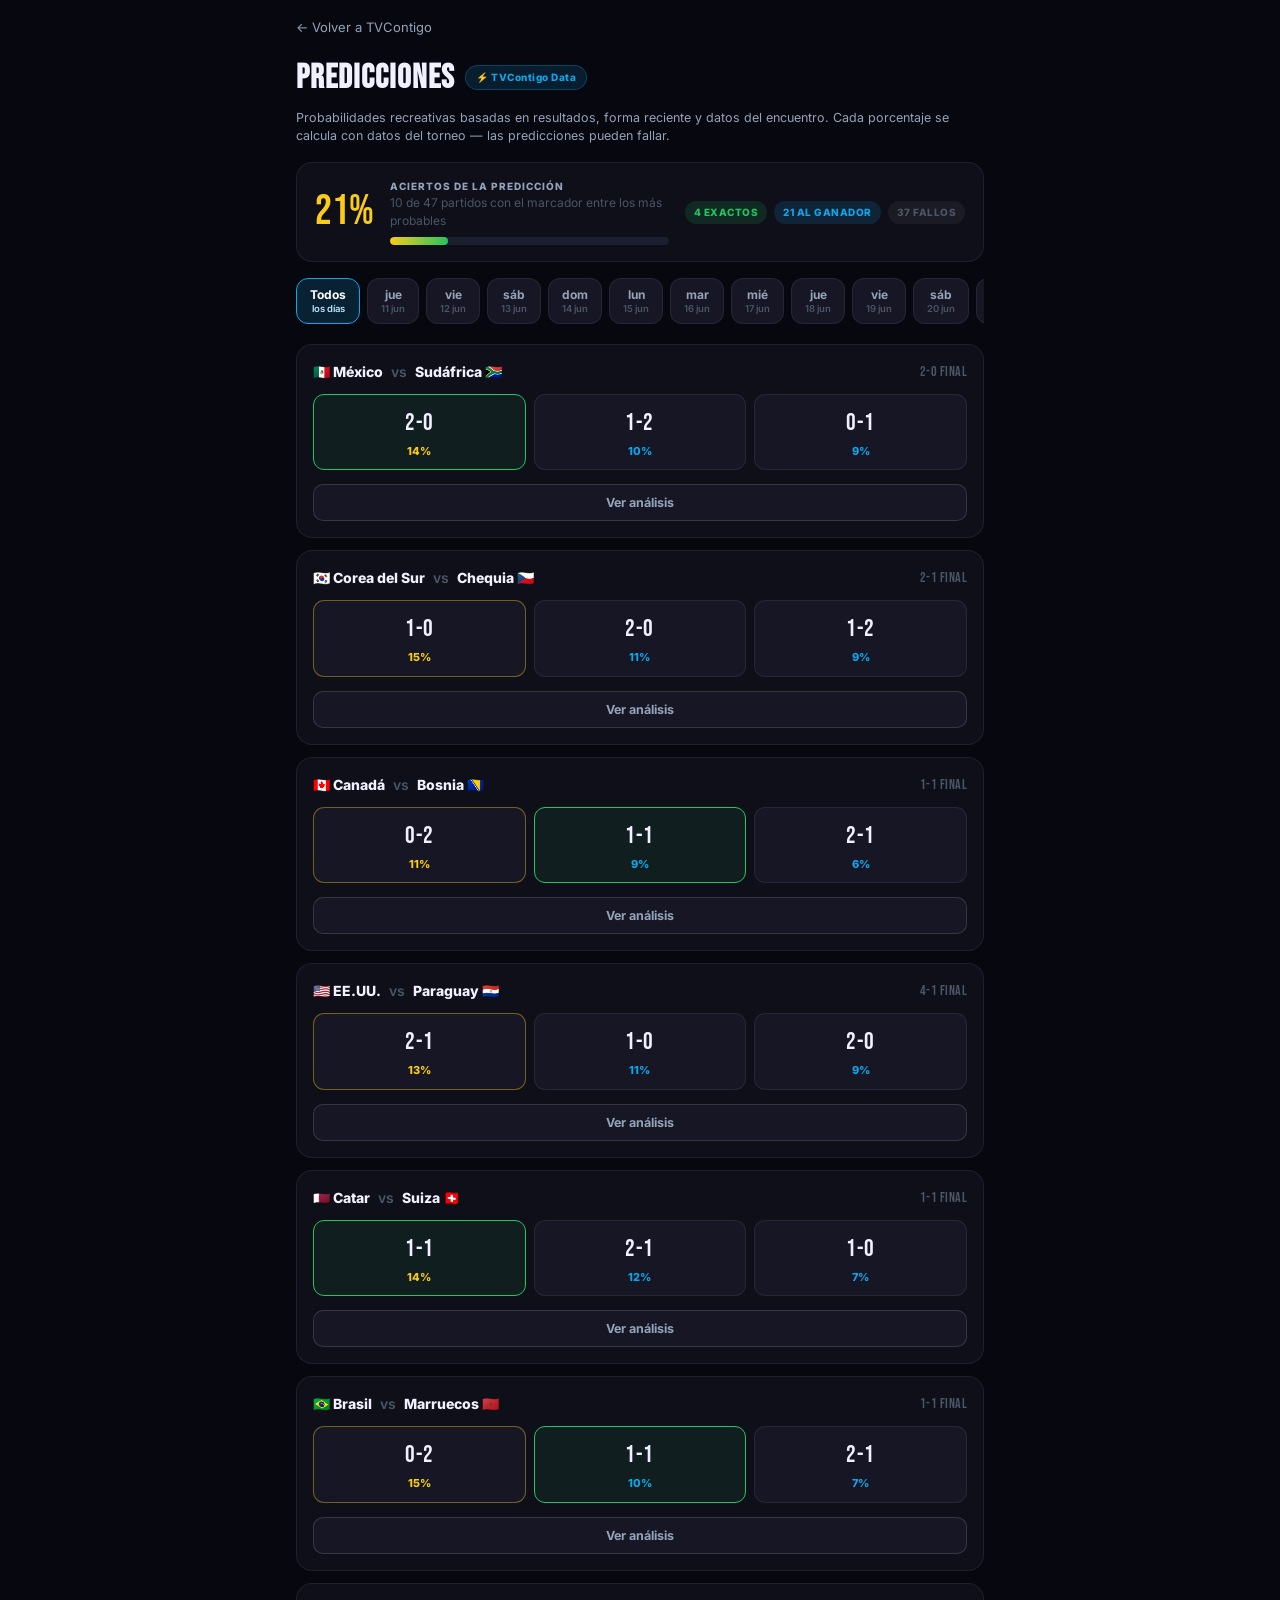
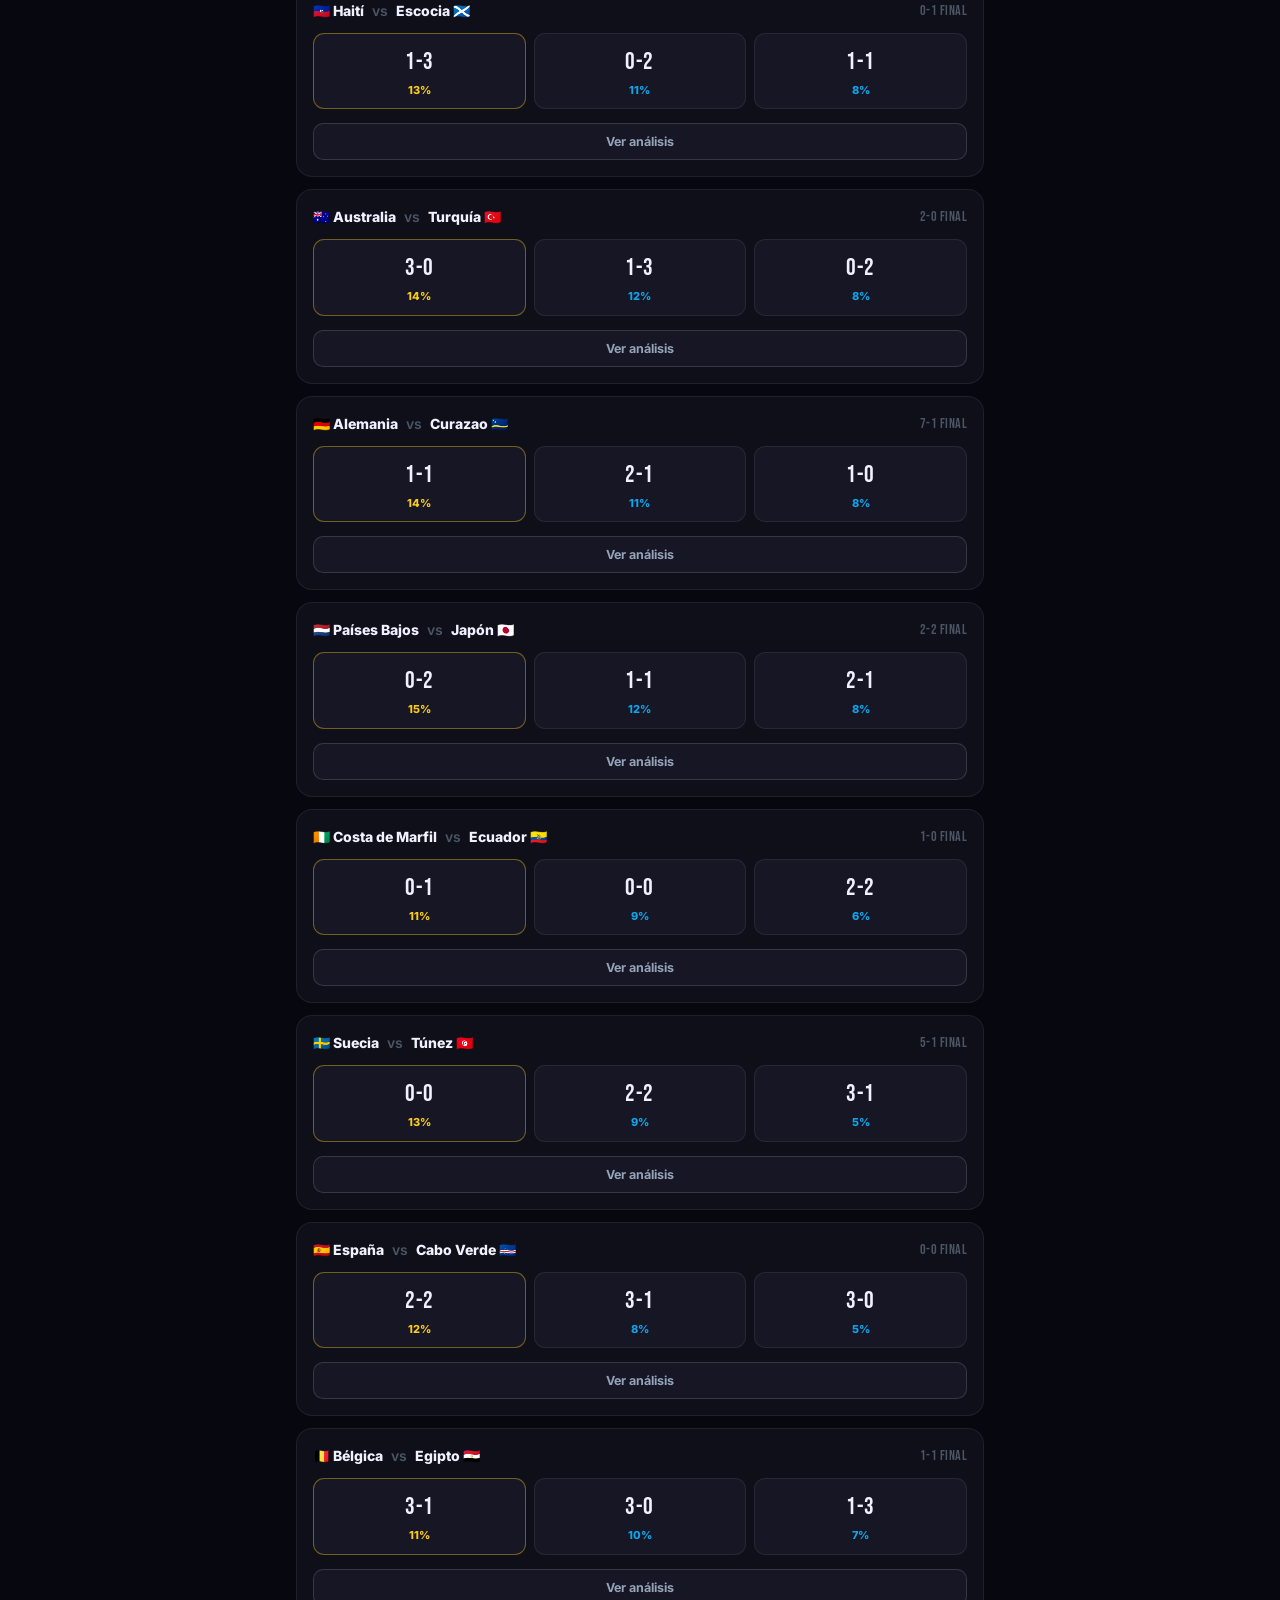
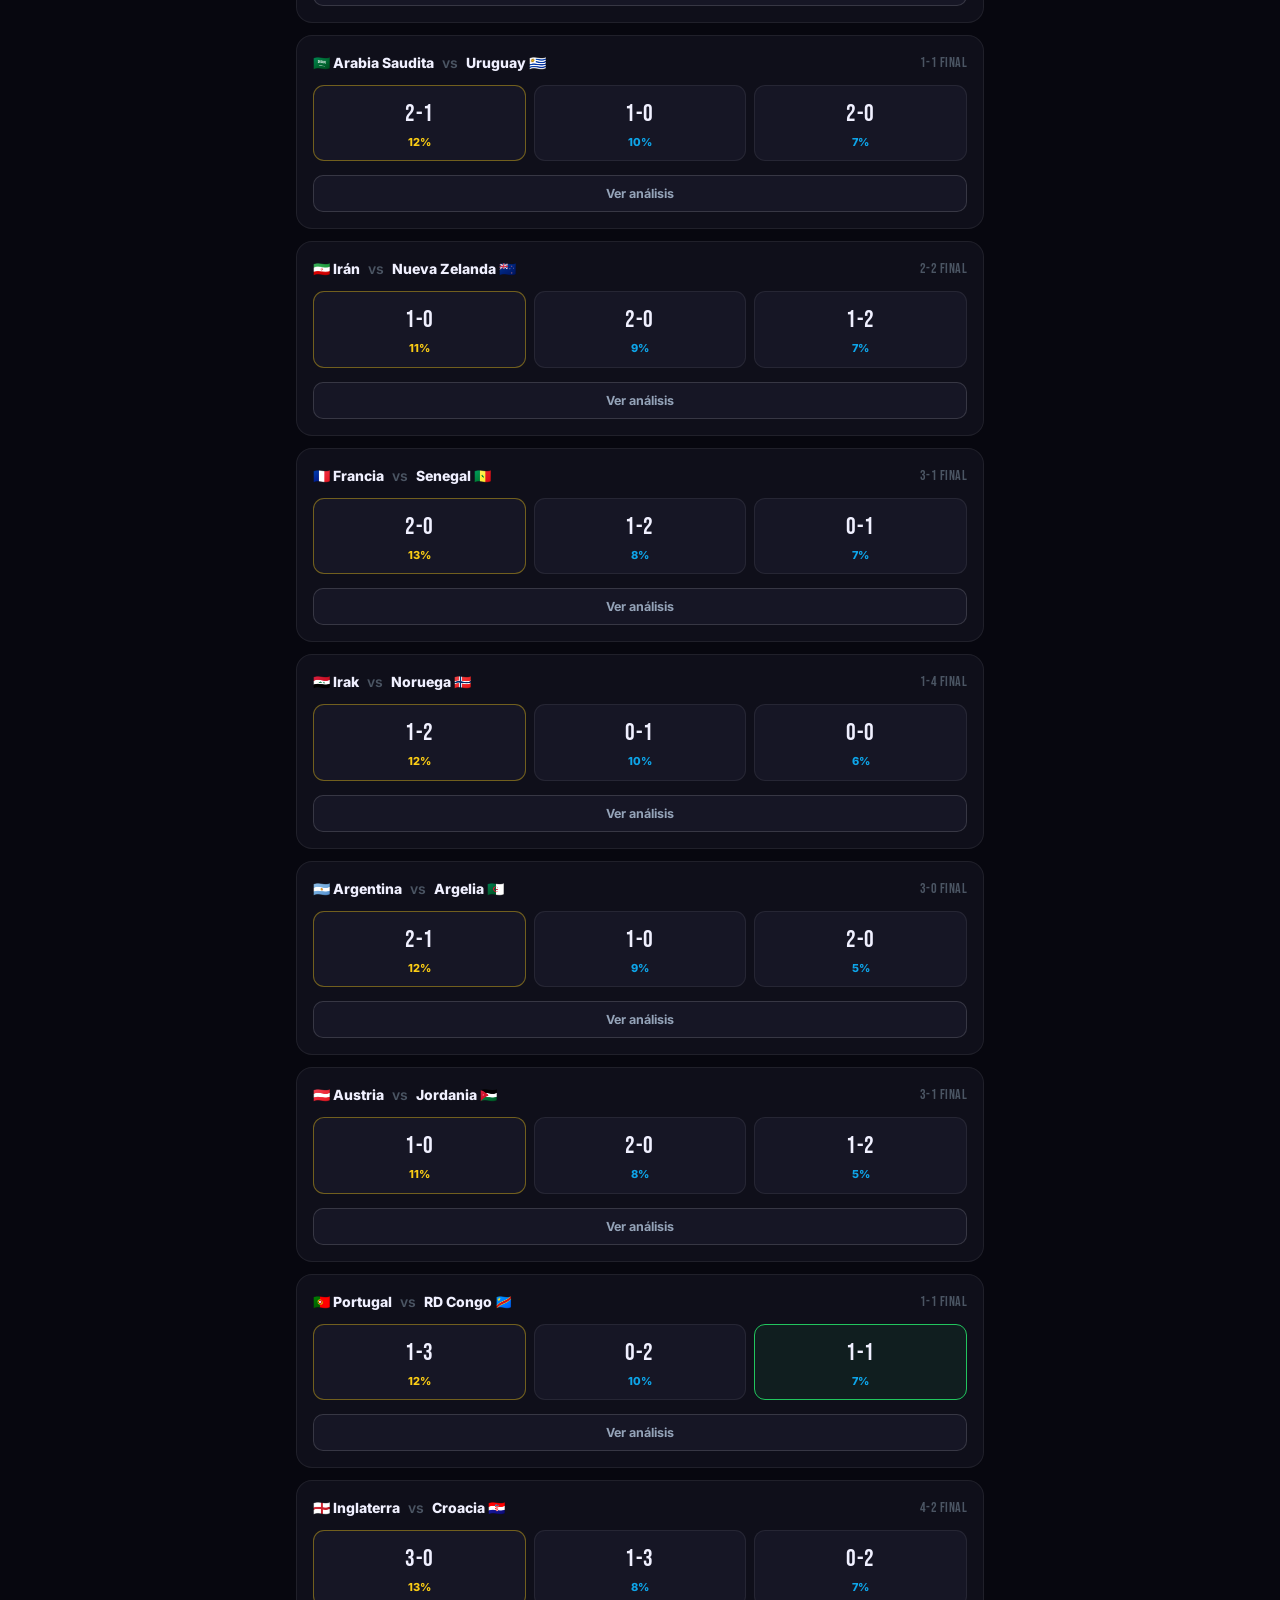
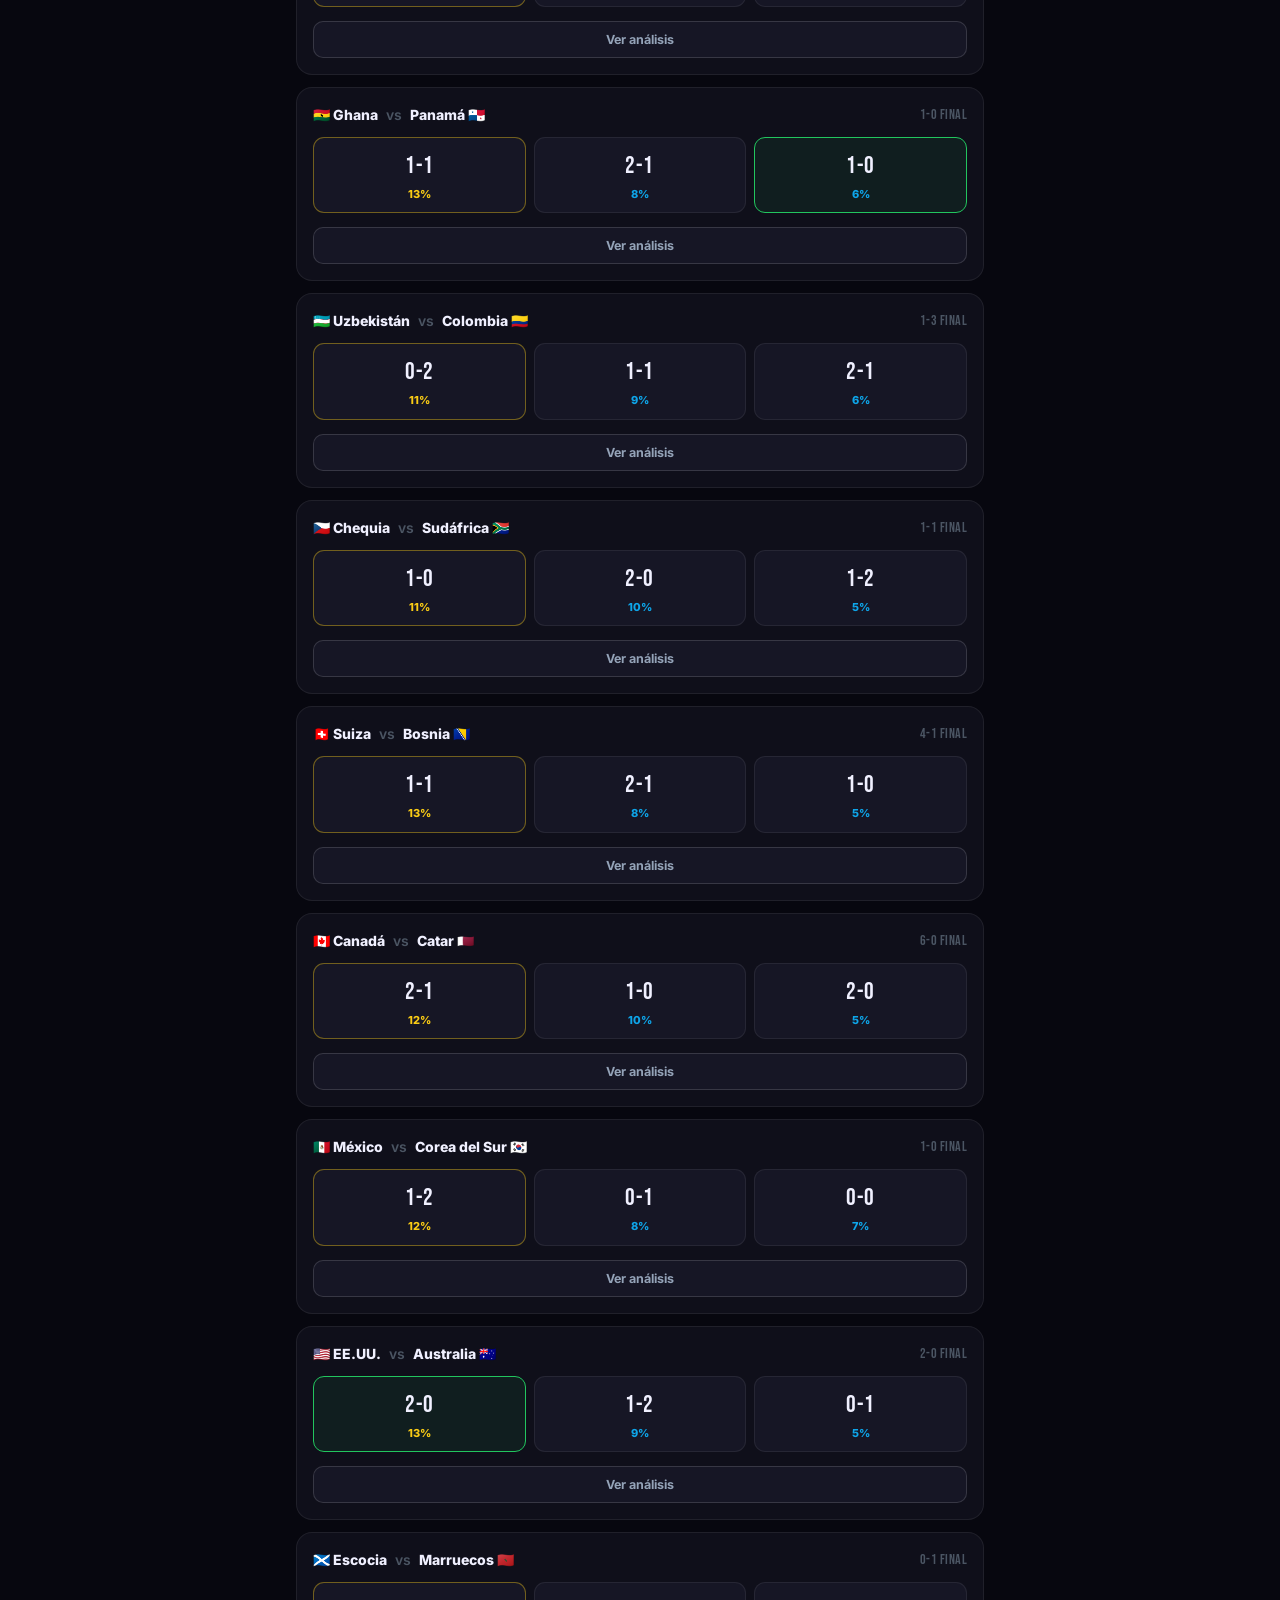
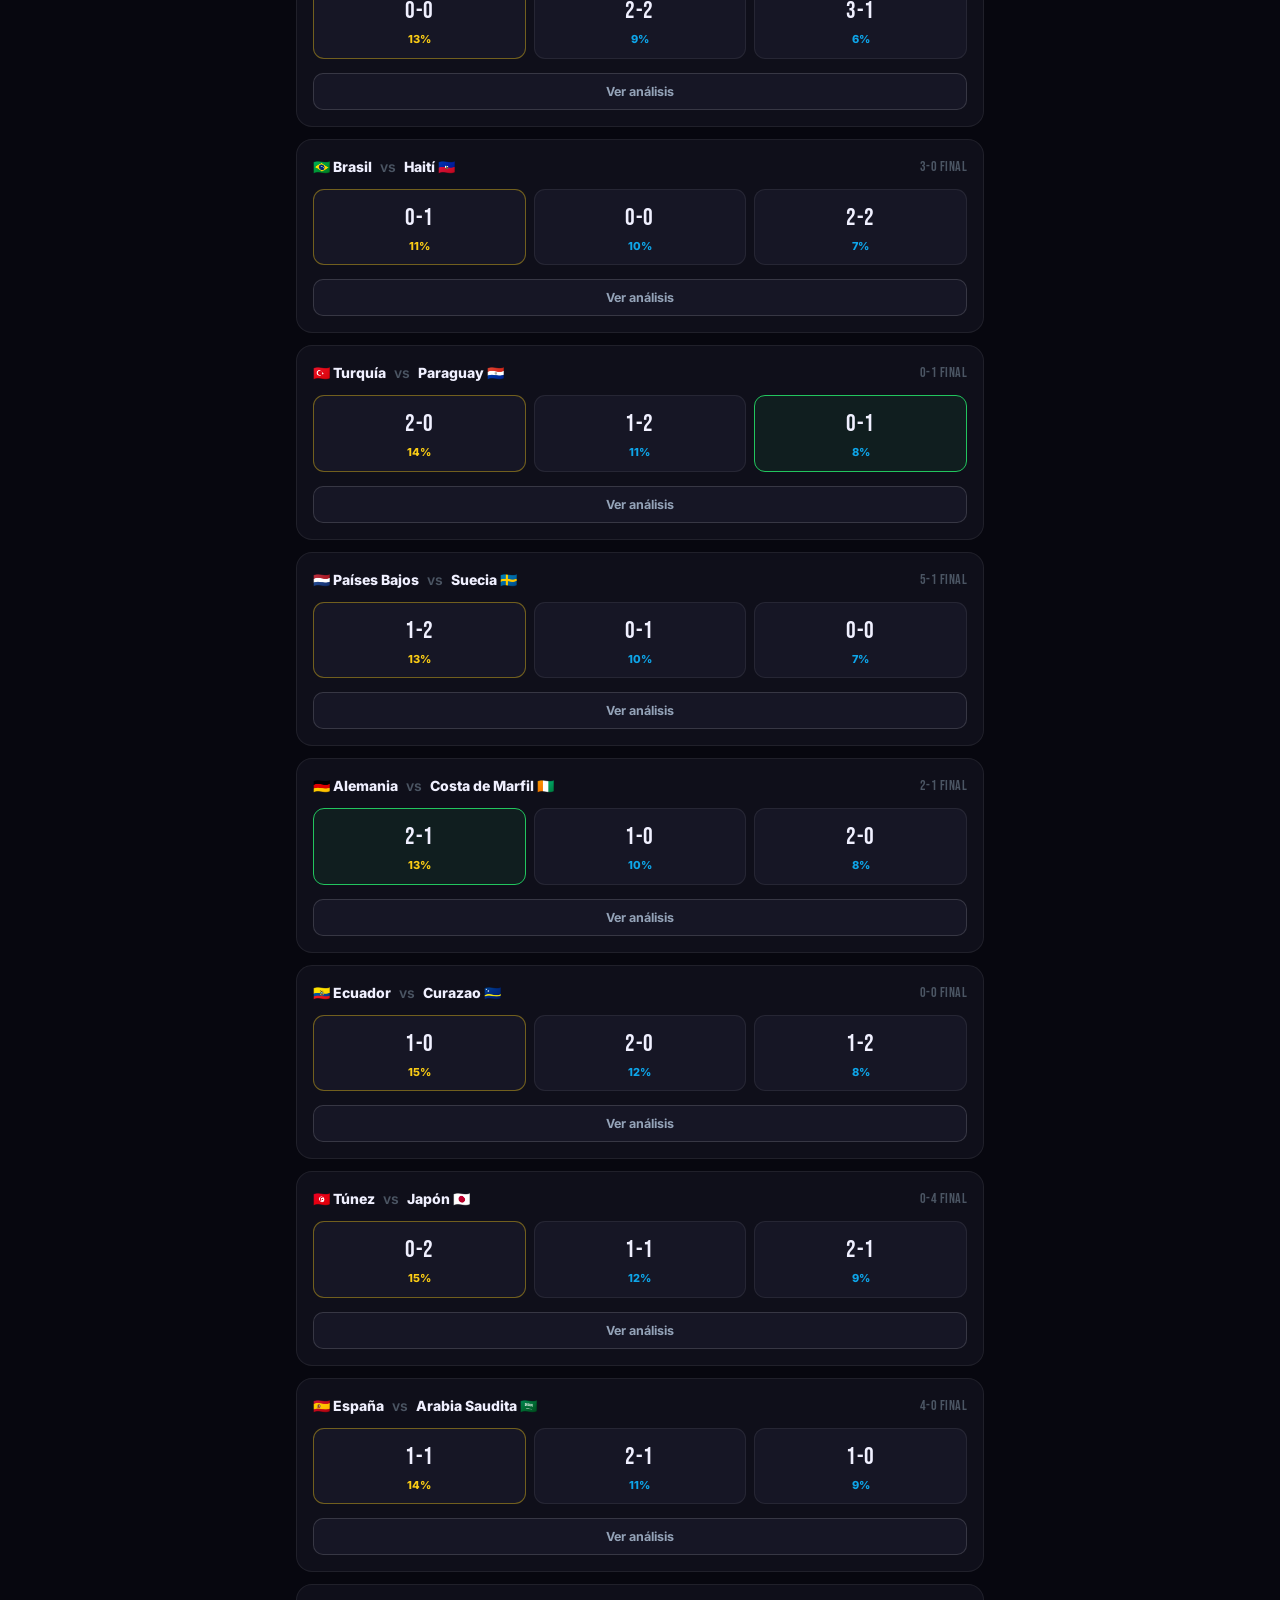
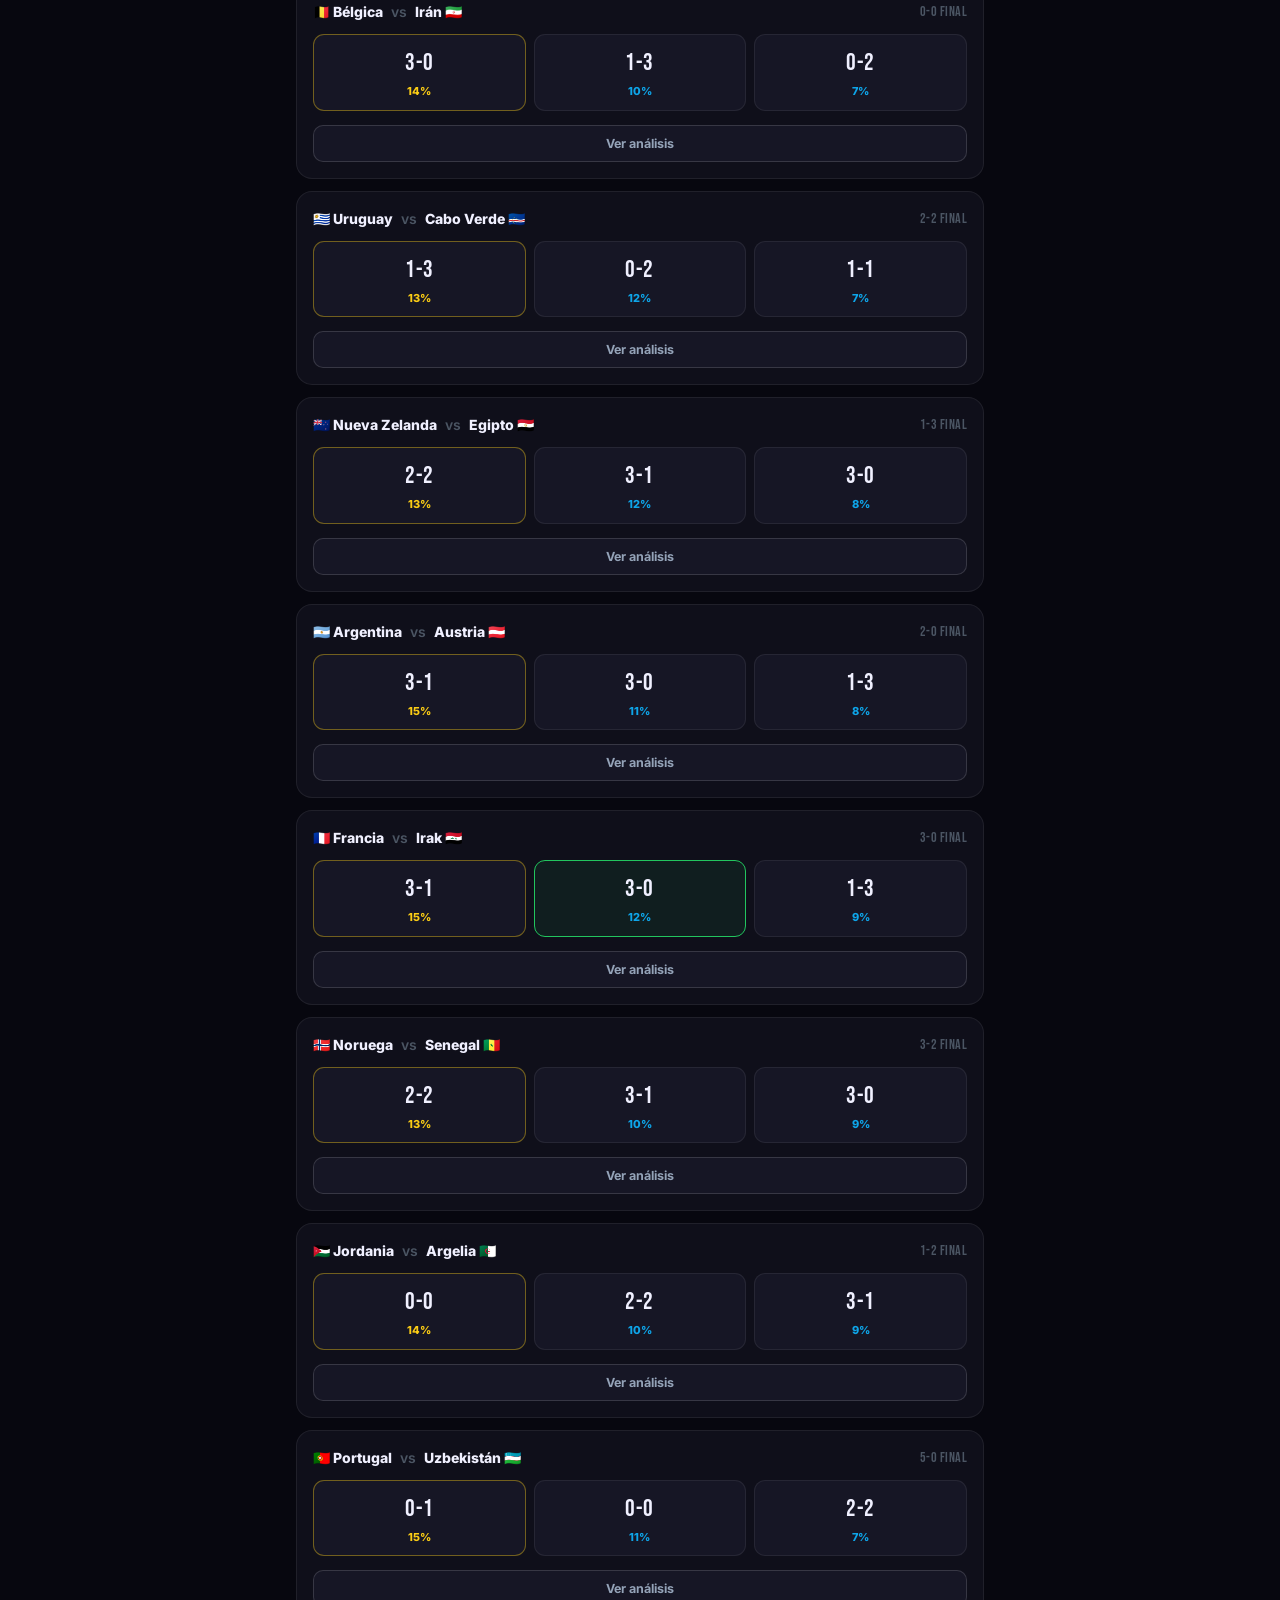
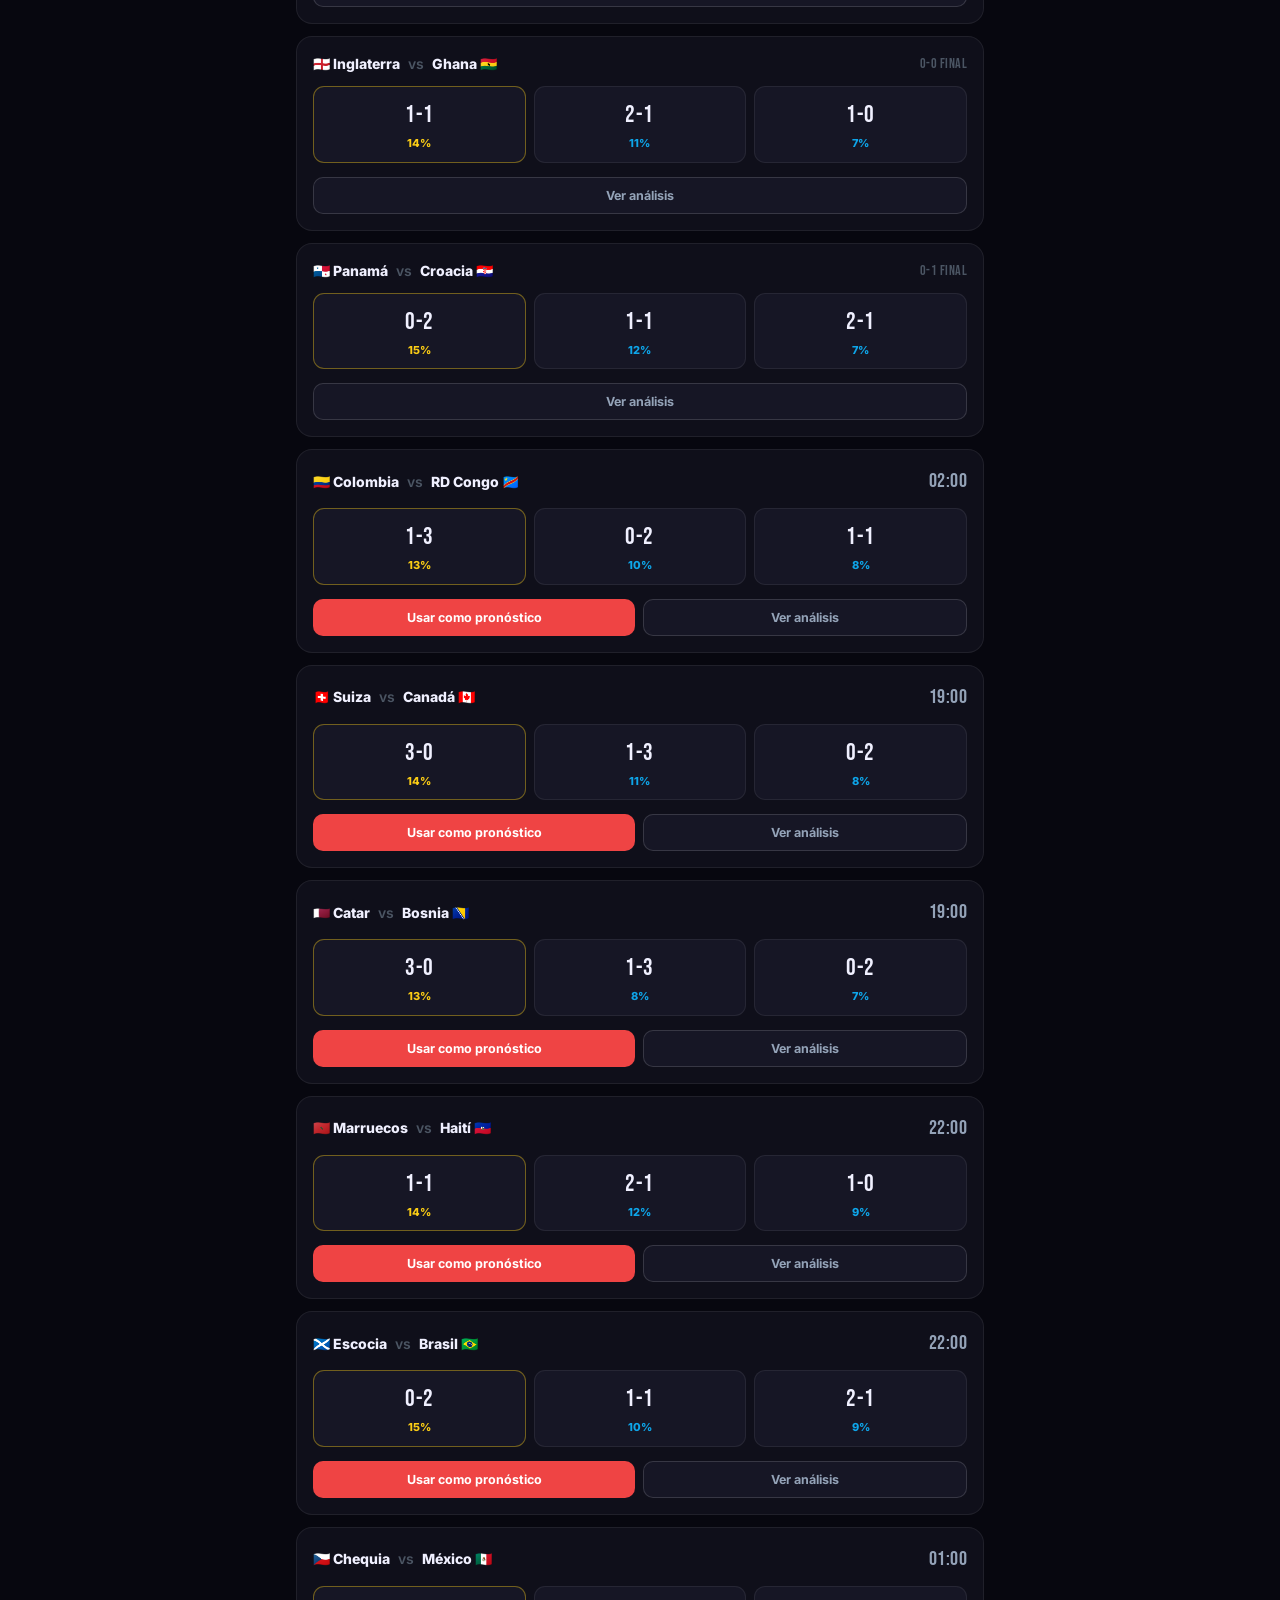
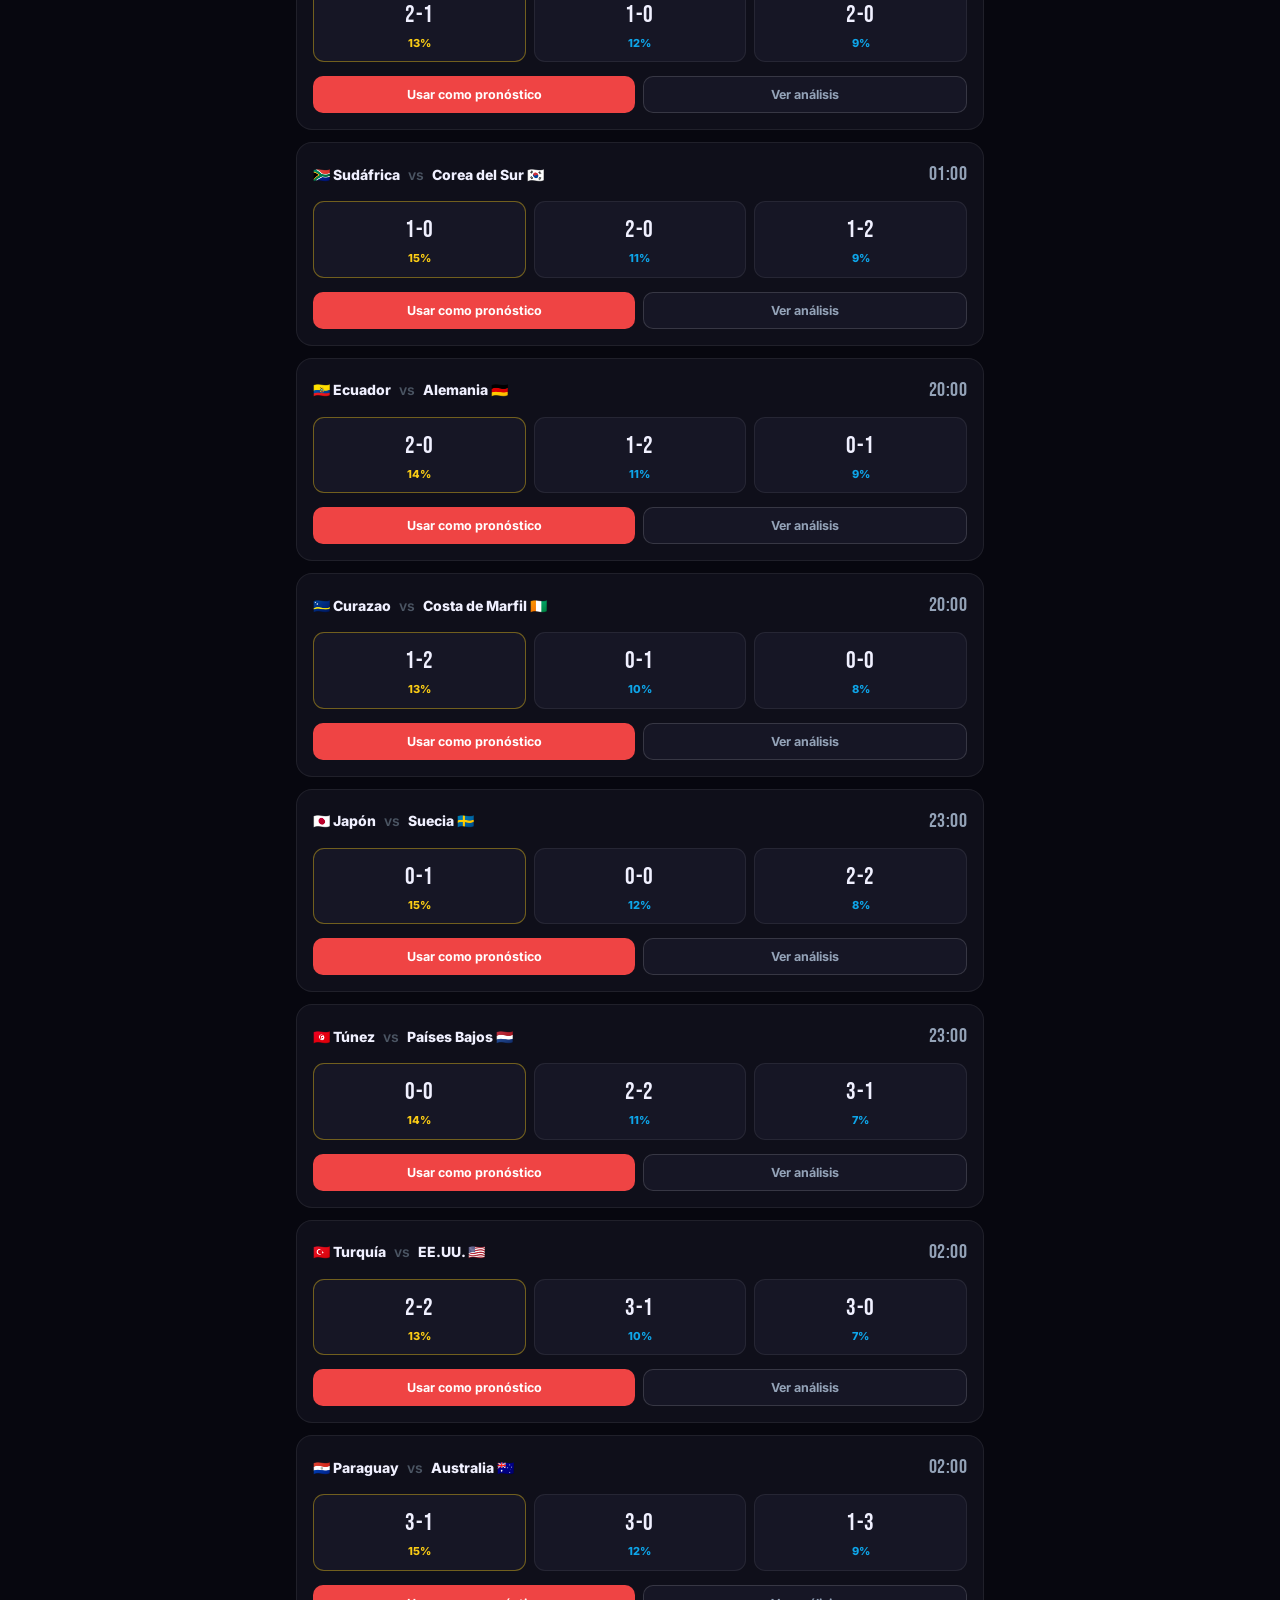
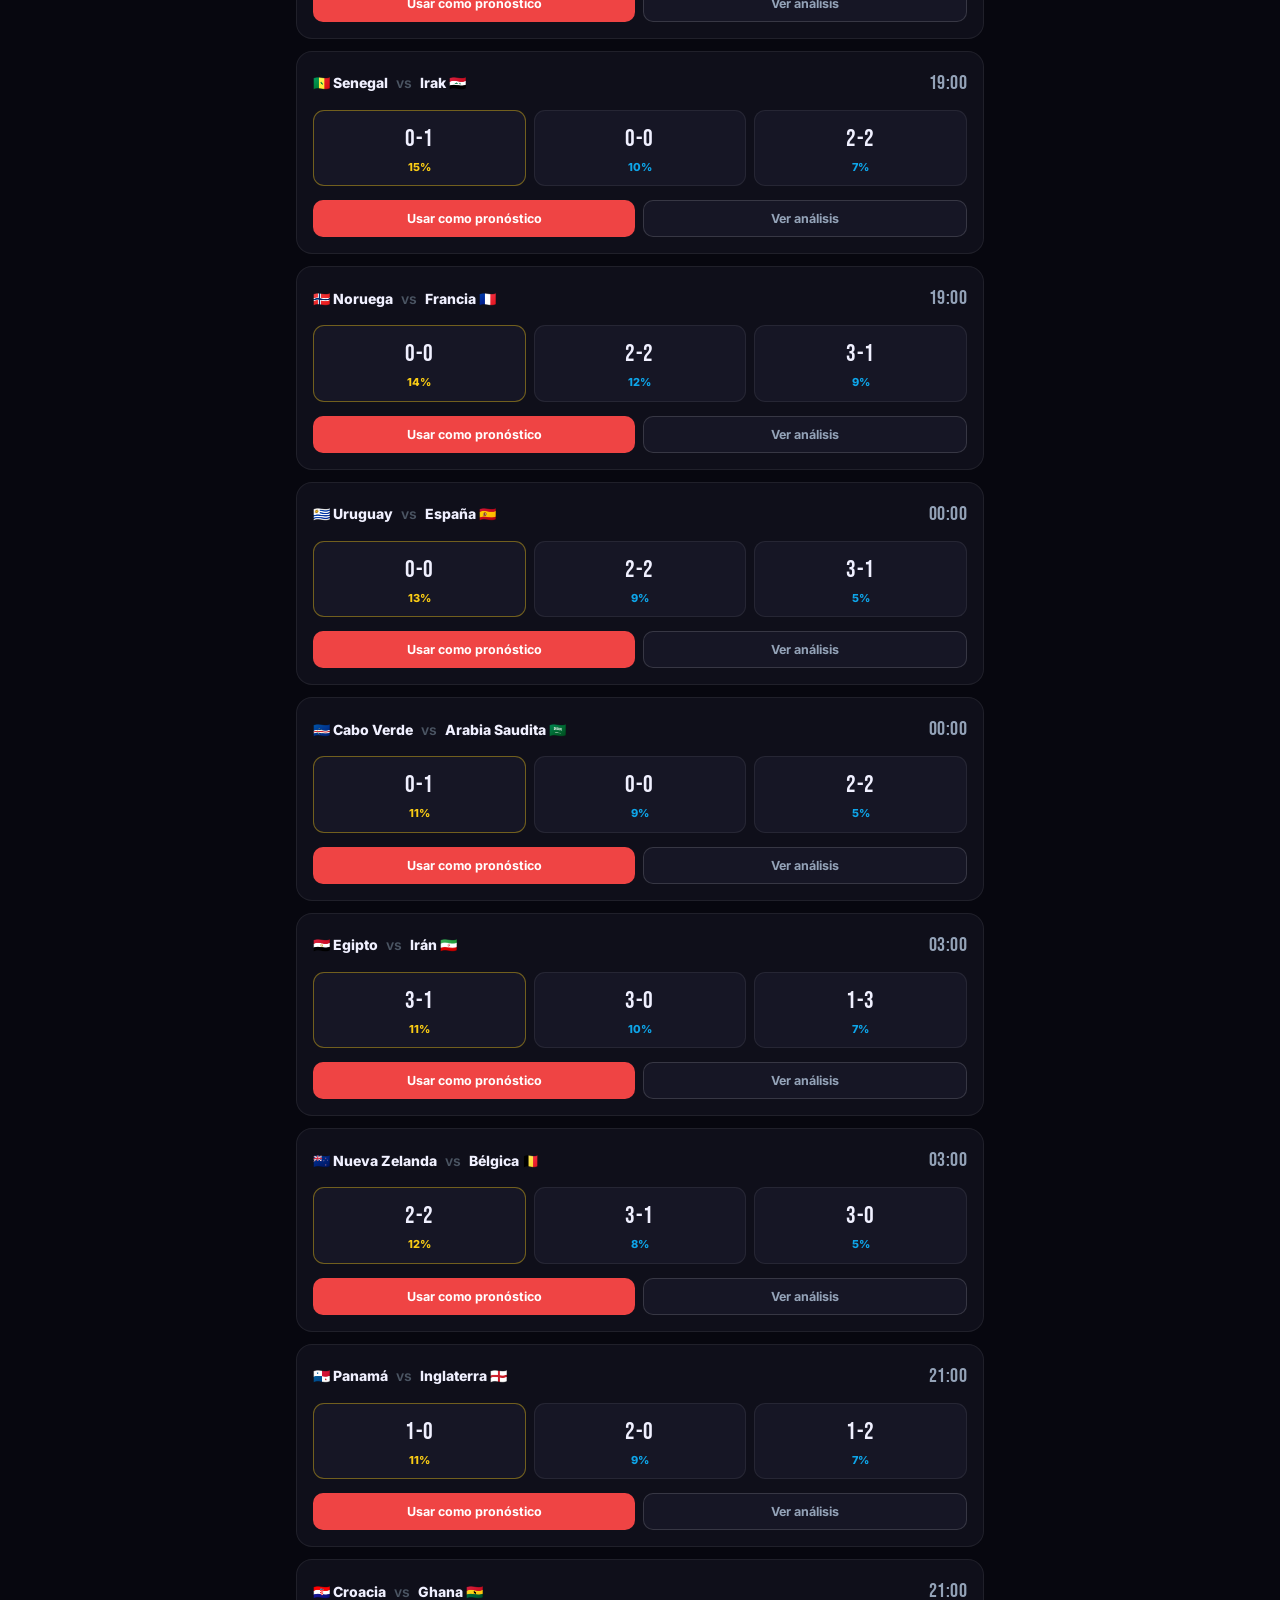
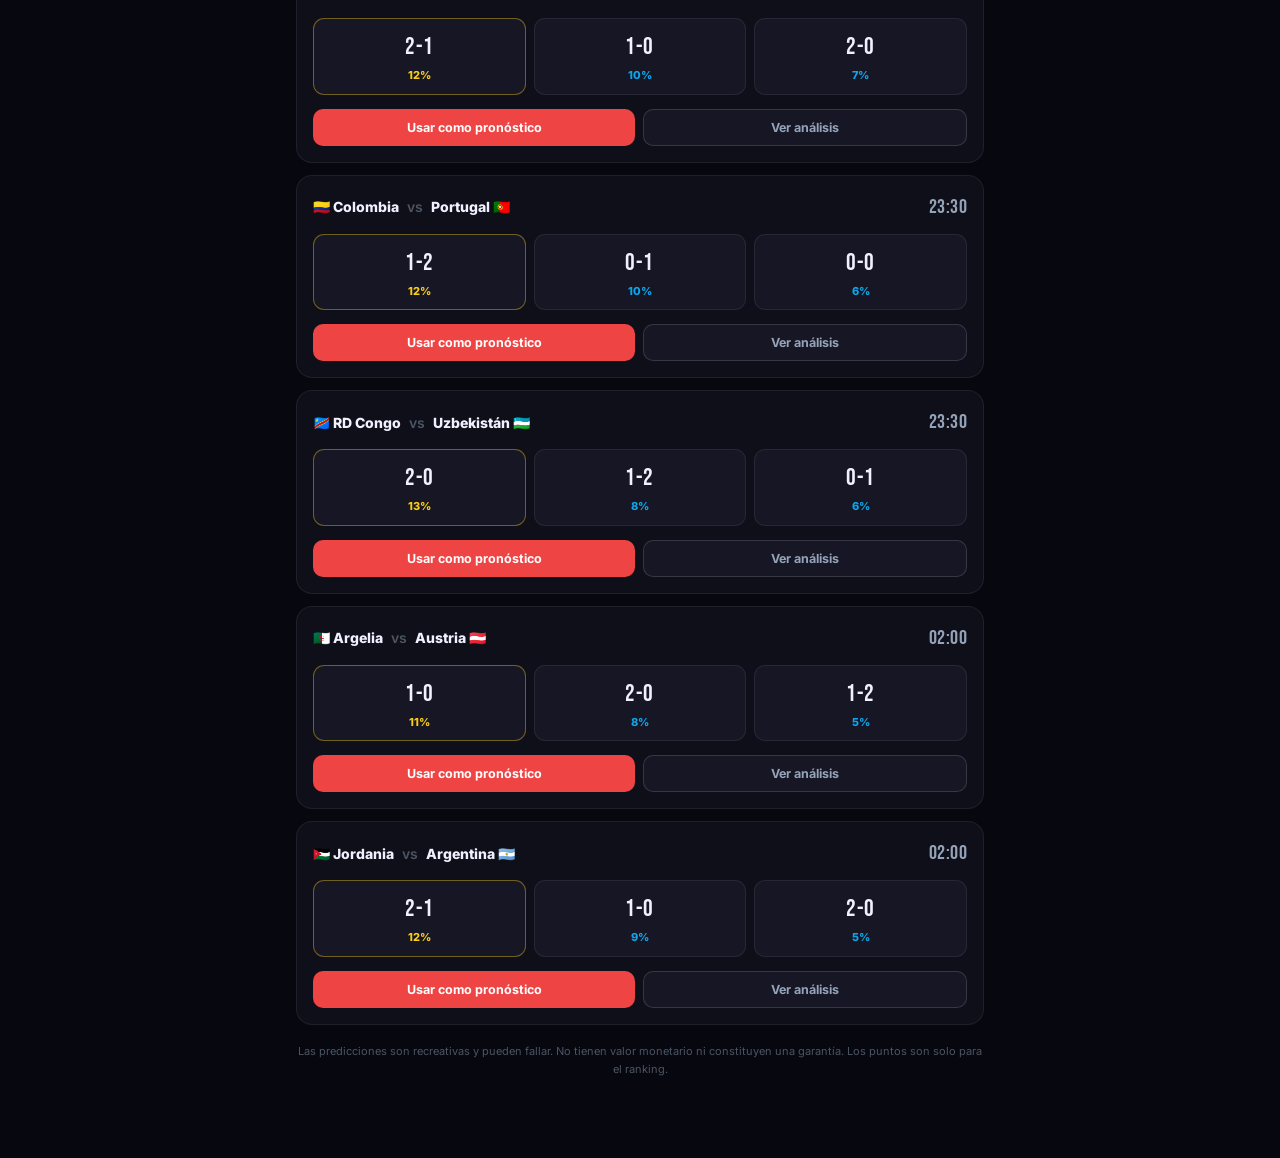
<file: predicciones.html>
<!DOCTYPE html>
<html lang="es">
<head>
  <meta charset="UTF-8">
  <meta name="viewport" content="width=device-width, initial-scale=1.0, viewport-fit=cover">
  <title>Predicciones — TVContigo</title>
  <meta name="description" content="Predicciones recreativas del Mundial 2026: probabilidades por marcador basadas en datos del partido. TVContigo Data.">
  <meta name="theme-color" content="#0ea5e9">
  <link rel="icon" type="image/svg+xml" href="icons/icon.svg">
  <link rel="apple-touch-icon" href="icons/icon-192.png">
  <link rel="stylesheet" href="css/style.css">
  <style>
    .pr-wrap { max-width: 720px; margin: 0 auto; padding: 16px 16px 56px; }
    .back-link { display:inline-flex; align-items:center; gap:6px; color:var(--text-dim); text-decoration:none; font-size:13px; margin-bottom:14px; }
    .pr-head { display:flex; align-items:center; gap:10px; flex-wrap:wrap; }
    .pr-title { font-family:'Bebas Neue',sans-serif; font-size:34px; letter-spacing:1px; }
    .pr-badge { font-size:10px; font-weight:800; letter-spacing:.5px; color:var(--blue); background:rgba(14,165,233,.14); border:1px solid rgba(14,165,233,.28); padding:4px 10px; border-radius:20px; }
    .pr-sub { font-size:12.5px; color:var(--text-dim); line-height:1.5; margin:6px 0 16px; }
    /* Stat de aciertos */
    .pr-stat { background:var(--surface); border:1.5px solid var(--border); border-radius:16px; padding:16px 18px; display:flex; align-items:center; gap:16px; margin-bottom:16px; flex-wrap:wrap; }
    .pr-stat-pct { font-family:'Bebas Neue',sans-serif; font-size:42px; line-height:1; color:var(--accent,#facc15); }
    .pr-stat-mid { flex:1; min-width:160px; }
    .pr-stat-lbl { font-size:10px; font-weight:800; letter-spacing:1px; color:var(--text-dim); text-transform:uppercase; }
    .pr-stat-sub { font-size:12px; color:var(--text-muted); margin-bottom:7px; }
    .pr-bar { height:8px; background:var(--surface-3); border-radius:20px; overflow:hidden; }
    .pr-bar-fill { height:100%; background:linear-gradient(90deg,#facc15,#22c55e); border-radius:20px; }
    .pr-metrics { display:flex; gap:7px; flex-wrap:wrap; }
    .pr-metric { font-size:10px; font-weight:800; letter-spacing:.5px; padding:4px 9px; border-radius:20px; }
    .pr-metric.m-exact { color:#22c55e; background:rgba(34,197,94,.14); }
    .pr-metric.m-win   { color:var(--blue); background:rgba(14,165,233,.14); }
    .pr-metric.m-fail  { color:var(--text-muted); background:rgba(255,255,255,.05); }
    /* Filtros de día */
    .pr-filters { display:flex; gap:7px; overflow-x:auto; padding-bottom:4px; margin-bottom:16px; }
    .pr-fchip { flex-shrink:0; background:var(--surface-2); border:1.5px solid var(--border); color:var(--text-dim); border-radius:12px; padding:8px 13px; font-family:inherit; font-size:12px; font-weight:700; cursor:pointer; white-space:nowrap; text-align:center; line-height:1.3; transition:all .15s; }
    .pr-fchip span { display:block; font-size:9.5px; font-weight:600; color:var(--text-muted); }
    .pr-fchip:hover { color:var(--text); border-color:var(--border-hi); }
    .pr-fchip.active { color:#fff; background:rgba(14,165,233,.16); border-color:var(--blue); }
    .pr-fchip.active span { color:#bae6fd; }
    /* Tarjeta de predicción */
    .pr-card { background:var(--surface); border:1.5px solid var(--border); border-radius:16px; padding:16px; margin-bottom:12px; }
    .pr-card-top { display:flex; align-items:center; justify-content:space-between; gap:10px; margin-bottom:12px; }
    .pr-match { font-size:14px; font-weight:800; display:flex; align-items:center; gap:8px; min-width:0; }
    .pr-match b { color:var(--text-muted); font-weight:600; }
    .pr-time { flex-shrink:0; font-family:'Bebas Neue',sans-serif; font-size:20px; letter-spacing:.5px; color:var(--text-dim); }
    .pr-time.final { color:var(--text-muted); font-size:14px; }
    .pr-scores { display:grid; grid-template-columns:1fr 1fr 1fr; gap:8px; margin-bottom:14px; }
    .pr-score { background:var(--surface-2); border:1.5px solid var(--border); border-radius:11px; padding:10px 6px; text-align:center; cursor:pointer; transition:all .15s; }
    .pr-score:hover { border-color:var(--blue); }
    .pr-score.top { border-color:rgba(250,204,21,.4); }
    .pr-score.hit { border-color:var(--green); background:rgba(34,197,94,.08); }
    .pr-score-val { font-family:'Bebas Neue',sans-serif; font-size:24px; letter-spacing:1px; }
    .pr-score-pct { font-size:11px; font-weight:800; color:var(--blue); margin-top:2px; }
    .pr-score.top .pr-score-pct { color:var(--accent,#facc15); }
    .pr-card-actions { display:flex; gap:8px; }
    .pr-btn { flex:1; display:inline-flex; align-items:center; justify-content:center; gap:6px; border-radius:10px; padding:10px; font-family:inherit; font-size:12.5px; font-weight:700; cursor:pointer; border:none; transition:filter .15s; }
    .pr-btn-use { background:var(--red,#ef4444); color:#fff; }
    .pr-btn-use:hover { filter:brightness(1.1); }
    .pr-btn-an { background:var(--surface-2); border:1px solid var(--border-hi); color:var(--text-dim); }
    .pr-btn-an:hover { color:var(--text); }
    .pr-analysis { display:none; margin-top:12px; padding-top:12px; border-top:1px solid var(--border); font-size:12px; color:var(--text-dim); line-height:1.6; }
    .pr-analysis.open { display:block; }
    .pr-legal { font-size:11px; color:var(--text-muted); text-align:center; line-height:1.6; margin-top:18px; }
    .pr-empty { text-align:center; padding:30px 16px; color:var(--text-dim); font-size:13px; }
  </style>
</head>
<body style="padding-top:0;padding-bottom:24px;">

<div class="pr-wrap">
  <a class="back-link" href="index.html">← Volver a TVContigo</a>

  <div class="pr-head">
    <h1 class="pr-title">PREDICCIONES</h1>
    <span class="pr-badge">⚡ TVContigo Data</span>
  </div>
  <p class="pr-sub">Probabilidades recreativas basadas en resultados, forma reciente y datos del encuentro. Cada porcentaje se calcula con datos del torneo — las predicciones pueden fallar.</p>

  <div class="pr-stat" id="pr-stat"></div>
  <div class="pr-filters" id="pr-filters"></div>
  <div id="pr-list"></div>

  <p class="pr-legal">Las predicciones son recreativas y pueden fallar. No tienen valor monetario ni constituyen una garantía. Los puntos son solo para el ranking.</p>
</div>

<script src="js/data.js"></script>
<script>
  // ── Predicciones · TVContigo ──────────────────────────────────────────────
  function _localDay(iso){ const d=new Date(iso); return `${d.getFullYear()}-${String(d.getMonth()+1).padStart(2,'0')}-${String(d.getDate()).padStart(2,'0')}`; }
  function _todayDay(){ return _localDay(new Date().toISOString()); }
  function _dayLabel(dayStr){
    const t=_todayDay();
    const tm=new Date(); tm.setDate(tm.getDate()+1); const tmStr=_localDay(tm.toISOString());
    const ym=new Date(); ym.setDate(ym.getDate()-1); const ymStr=_localDay(ym.toISOString());
    if(dayStr===t)  return {a:'Hoy',    b:''};
    if(dayStr===tmStr) return {a:'Mañana', b:''};
    if(dayStr===ymStr) return {a:'Ayer',   b:''};
    const d=new Date(dayStr+'T12:00:00');
    return { a:d.toLocaleDateString('es-MX',{weekday:'short'}), b:d.toLocaleDateString('es-MX',{day:'numeric',month:'short'}) };
  }

  let _prFilter = 'all';

  function renderPredictionStats(){
    const s = predictionsAccuracy();
    document.getElementById('pr-stat').innerHTML = `
      <div class="pr-stat-pct">${s.pct}%</div>
      <div class="pr-stat-mid">
        <div class="pr-stat-lbl">Aciertos de la predicción</div>
        <div class="pr-stat-sub">${s.hit3} de ${s.total} partidos con el marcador entre los más probables</div>
        <div class="pr-bar"><div class="pr-bar-fill" style="width:${s.pct}%"></div></div>
      </div>
      <div class="pr-metrics">
        <span class="pr-metric m-exact">${s.exact} EXACTOS</span>
        <span class="pr-metric m-win">${s.winner} AL GANADOR</span>
        <span class="pr-metric m-fail">${s.fails} FALLOS</span>
      </div>`;
  }

  function renderPredictionFilters(){
    // Días con partidos (orden cronológico), centrados en hoy
    const days = [...new Set(MATCHES.map(m => _localDay(m.kickoff)))].sort();
    const chips = [{ id:'all', a:'Todos', b:'los días', n:MATCHES.length }]
      .concat(days.map(day => {
        const n = MATCHES.filter(m => _localDay(m.kickoff) === day).length;
        const l = _dayLabel(day);
        return { id:day, a:l.a, b:l.b || `${n} partidos`, n };
      }));
    // Filtro por defecto = hoy si tiene partidos, si no 'all'
    const t = _todayDay();
    if (_prFilter === 'all' && days.includes(t)) _prFilter = t;
    document.getElementById('pr-filters').innerHTML = chips.map(c =>
      `<button class="pr-fchip${c.id===_prFilter?' active':''}" onclick="setPrFilter('${c.id}')">${c.a}<span>${c.b}</span></button>`
    ).join('');
    const active = document.querySelector('.pr-fchip.active');
    if (active) try { active.scrollIntoView({ inline:'center', block:'nearest' }); } catch(e){}
  }
  function setPrFilter(id){ _prFilter = id; renderPredictionFilters(); renderPredictionCards(); window.scrollTo({top:0,behavior:'smooth'}); }

  function renderPredictionCards(){
    let list = MATCHES.slice().sort((a,b)=> new Date(a.kickoff)-new Date(b.kickoff));
    if (_prFilter !== 'all') list = list.filter(m => _localDay(m.kickoff) === _prFilter);
    const el = document.getElementById('pr-list');
    if (!list.length){ el.innerHTML = `<div class="pr-empty">No hay partidos para este día.</div>`; return; }
    el.innerHTML = list.map(m => {
      const p = matchProbabilities(m);
      const d = new Date(m.kickoff);
      const time = d.toLocaleTimeString('es-MX',{hour:'2-digit',minute:'2-digit',hour12:false});
      const finished = m.status === 'finished' && m.hs != null;
      const live = m.status === 'live';
      const timeHtml = finished ? `<span class="pr-time final">${m.hs}-${m.as} FINAL</span>` : live ? `<span class="pr-time" style="color:var(--red)">EN VIVO</span>` : `<span class="pr-time">${time}</span>`;
      const scores = p.map((x,i)=>{
        const isHit = finished && x.hs===m.hs && x.as===m.as;
        return `<div class="pr-score${i===0?' top':''}${isHit?' hit':''}" onclick="usarPrediccion('${m.id}',${x.hs},${x.as})">
          <div class="pr-score-val">${x.hs}-${x.as}</div>
          <div class="pr-score-pct">${x.pct}%</div>
        </div>`;
      }).join('');
      const actions = finished
        ? `<button class="pr-btn pr-btn-an" onclick="toggleAnalisis('${m.id}')">Ver análisis</button>`
        : `<button class="pr-btn pr-btn-use" onclick="usarPrediccion('${m.id}',${p[0].hs},${p[0].as})">Usar como pronóstico</button>
           <button class="pr-btn pr-btn-an" onclick="toggleAnalisis('${m.id}')">Ver análisis</button>`;
      return `
      <div class="pr-card">
        <div class="pr-card-top">
          <div class="pr-match">${m.home.flag} ${m.home.name} <b>vs</b> ${m.away.name} ${m.away.flag}</div>
          ${timeHtml}
        </div>
        <div class="pr-scores">${scores}</div>
        <div class="pr-card-actions">${actions}</div>
        <div class="pr-analysis" id="an-${m.id}">
          ${svgAnalysis(m, p)}
        </div>
      </div>`;
    }).join('');
  }

  function svgAnalysis(m, p){
    const fav = p[0].hs > p[0].as ? m.home.name : p[0].hs < p[0].as ? m.away.name : 'el empate';
    return `Marcador más probable: <strong style="color:var(--text)">${m.home.name} ${p[0].hs}-${p[0].as} ${m.away.name}</strong> (${p[0].pct}%).
      La predicción favorece <strong style="color:var(--text)">${fav}</strong> según los datos del encuentro y la forma reciente.
      Recuerda: es una probabilidad recreativa, no una garantía.`;
  }
  function toggleAnalisis(id){ const a=document.getElementById('an-'+id); if(a) a.classList.toggle('open'); }

  // "Usar como pronóstico": guarda el marcador como tu pick (localStorage) y
  // ofrece ir a hacerlo oficial en la quiniela del partido.
  function usarPrediccion(matchId, hs, as_){
    try {
      const all = JSON.parse(localStorage.getItem('tvc_predictions') || '{}');
      all[matchId] = { matchId, hs, as_, submittedAt: new Date().toISOString() };
      localStorage.setItem('tvc_predictions', JSON.stringify(all));
    } catch(e){}
    const m = MATCHES.find(x=>x.id===matchId);
    const ok = confirm(`Pronóstico guardado: ${m.home.name} ${hs}-${as_} ${m.away.name}.\n\n¿Abrir la quiniela del partido para confirmarlo?`);
    if (ok) location.href = 'index.html#pred=' + matchId;
  }

  renderPredictionStats();
  renderPredictionFilters();
  renderPredictionCards();
</script>
</body>
</html>
</file>
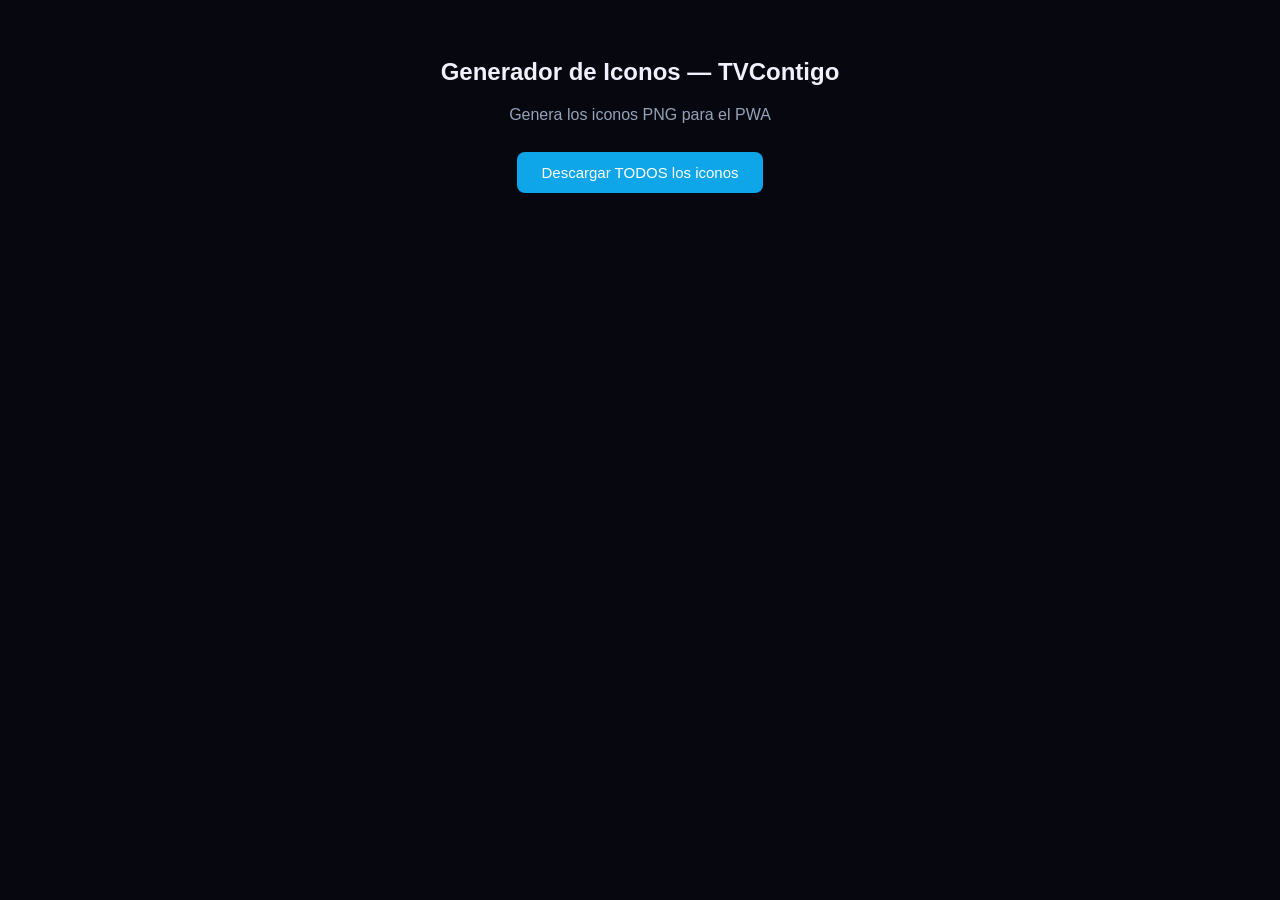
<file: icons/generate-icons.html>
<!DOCTYPE html>
<html lang="es">
<head>
  <meta charset="UTF-8">
  <title>Generar Iconos — TVContigo</title>
  <style>
    body{background:#07070f;color:#f0f0ff;font-family:sans-serif;padding:30px;text-align:center;}
    canvas{display:none;} button{background:#0ea5e9;color:#fff;border:none;padding:12px 24px;border-radius:8px;font-size:15px;cursor:pointer;margin:8px;}
    .preview{display:flex;flex-wrap:wrap;gap:12px;justify-content:center;margin-top:20px;}
    .prev-item{background:#0f0f1a;border-radius:8px;padding:12px;text-align:center;font-size:11px;color:#94a3b8;}
  </style>
</head>
<body>
  <h2>Generador de Iconos — TVContigo</h2>
  <p style="color:#94a3b8;margin-bottom:20px;">Genera los iconos PNG para el PWA</p>
  <button onclick="generateAll()">Descargar TODOS los iconos</button>
  <div class="preview" id="preview"></div>
  <canvas id="c"></canvas>

  <script>
    const SIZES = [72, 96, 128, 192, 512];

    function drawIcon(ctx, size) {
      const s = size;
      const r = s * 0.18; // border radius ratio

      // Background
      const bgGrad = ctx.createRadialGradient(s*.5, s*.4, 0, s*.5, s*.5, s*.7);
      bgGrad.addColorStop(0, '#0d1a2e');
      bgGrad.addColorStop(1, '#07070f');
      roundRect(ctx, 0, 0, s, s, r, bgGrad);

      // Glow
      const glowGrad = ctx.createRadialGradient(s*.5, s*.4, 0, s*.5, s*.5, s*.5);
      glowGrad.addColorStop(0, 'rgba(14,165,233,.15)');
      glowGrad.addColorStop(1, 'rgba(14,165,233,0)');
      ctx.fillStyle = glowGrad;
      ctx.beginPath(); ctx.ellipse(s*.5, s*.38, s*.47, s*.32, 0, 0, Math.PI*2); ctx.fill();

      // TV body
      const tvX = s*.12, tvY = s*.22, tvW = s*.76, tvH = s*.48, tvR = s*.04;
      ctx.strokeStyle = 'rgba(14,165,233,.5)'; ctx.lineWidth = s*.006;
      ctx.fillStyle = '#0f1a2e';
      roundRect(ctx, tvX, tvY, tvW, tvH, tvR, '#0f1a2e', true);

      // TV screen
      const scX = tvX+s*.04, scY = tvY+s*.04, scW = tvW-s*.08, scH = tvH-s*.08;
      const screenGrad = ctx.createLinearGradient(scX, scY, scX+scW, scY+scH);
      screenGrad.addColorStop(0, 'rgba(14,165,233,.15)');
      screenGrad.addColorStop(1, 'rgba(14,165,233,.04)');
      roundRect(ctx, scX, scY, scW, scH, s*.02, screenGrad);

      // Play button
      const cx = s*.5, cy = s*.455, cr = s*.1;
      ctx.beginPath(); ctx.arc(cx, cy, cr, 0, Math.PI*2);
      ctx.fillStyle = 'rgba(14,165,233,.9)'; ctx.fill();
      ctx.beginPath();
      ctx.moveTo(cx-cr*.3, cy-cr*.5);
      ctx.lineTo(cx+cr*.55, cy);
      ctx.lineTo(cx-cr*.3, cy+cr*.5);
      ctx.closePath(); ctx.fillStyle = '#fff'; ctx.fill();

      // Stand
      ctx.fillStyle = '#0f1a2e';
      ctx.fillRect(s*.42, tvY+tvH, s*.16, s*.025);
      ctx.beginPath();
      ctx.ellipse(s*.5, tvY+tvH+s*.025, s*.14, s*.016, 0, 0, Math.PI*2);
      ctx.fillStyle = 'rgba(14,165,233,.25)'; ctx.fill();

      // Signal dots
      ctx.beginPath(); ctx.arc(s*.82, tvY+s*.04, s*.012, 0, Math.PI*2);
      ctx.fillStyle = 'rgba(14,165,233,.7)'; ctx.fill();
      ctx.beginPath(); ctx.arc(s*.86, tvY+s*.04, s*.012, 0, Math.PI*2);
      ctx.fillStyle = 'rgba(14,165,233,.4)'; ctx.fill();
      ctx.beginPath(); ctx.arc(s*.9, tvY+s*.04, s*.012, 0, Math.PI*2);
      ctx.fillStyle = '#f97316'; ctx.fill();

      // Text TVCONTIGO
      ctx.fillStyle = '#f0f0ff';
      ctx.font = `900 ${s*.135}px Arial Black,Impact,sans-serif`;
      ctx.textAlign = 'center';
      ctx.fillText('TVCONTIGO', s*.5, s*.87);

      // SITE in orange
      ctx.fillStyle = '#f97316';
      ctx.font = `700 ${s*.065}px Arial Black,Impact,sans-serif`;
      ctx.letterSpacing = '3px';
      ctx.fillText('S I T E', s*.5, s*.95);
    }

    function roundRect(ctx, x, y, w, h, r, fill, stroke) {
      ctx.beginPath();
      ctx.moveTo(x + r, y);
      ctx.lineTo(x + w - r, y);
      ctx.quadraticCurveTo(x + w, y, x + w, y + r);
      ctx.lineTo(x + w, y + h - r);
      ctx.quadraticCurveTo(x + w, y + h, x + w - r, y + h);
      ctx.lineTo(x + r, y + h);
      ctx.quadraticCurveTo(x, y + h, x, y + h - r);
      ctx.lineTo(x, y + r);
      ctx.quadraticCurveTo(x, y, x + r, y);
      ctx.closePath();
      if (fill) { ctx.fillStyle = fill; ctx.fill(); }
      if (stroke) ctx.stroke();
    }

    function generateAll() {
      const preview = document.getElementById('preview');
      preview.innerHTML = '';
      SIZES.forEach(size => {
        const c = document.getElementById('c');
        c.width = size; c.height = size;
        const ctx = c.getContext('2d');
        ctx.clearRect(0, 0, size, size);
        drawIcon(ctx, size);

        c.toBlob(blob => {
          const url = URL.createObjectURL(blob);
          const a = document.createElement('a');
          a.href = url; a.download = `icon-${size}.png`; a.click();

          const img = document.createElement('img');
          img.src = url; img.width = Math.min(size, 96); img.height = Math.min(size, 96);
          img.style.borderRadius = '12px';
          const div = document.createElement('div');
          div.className = 'prev-item';
          div.appendChild(img);
          div.appendChild(document.createElement('br'));
          div.appendChild(document.createTextNode(`${size}×${size}`));
          preview.appendChild(div);
        }, 'image/png');
      });
    }
  </script>
</body>
</html>
</file>
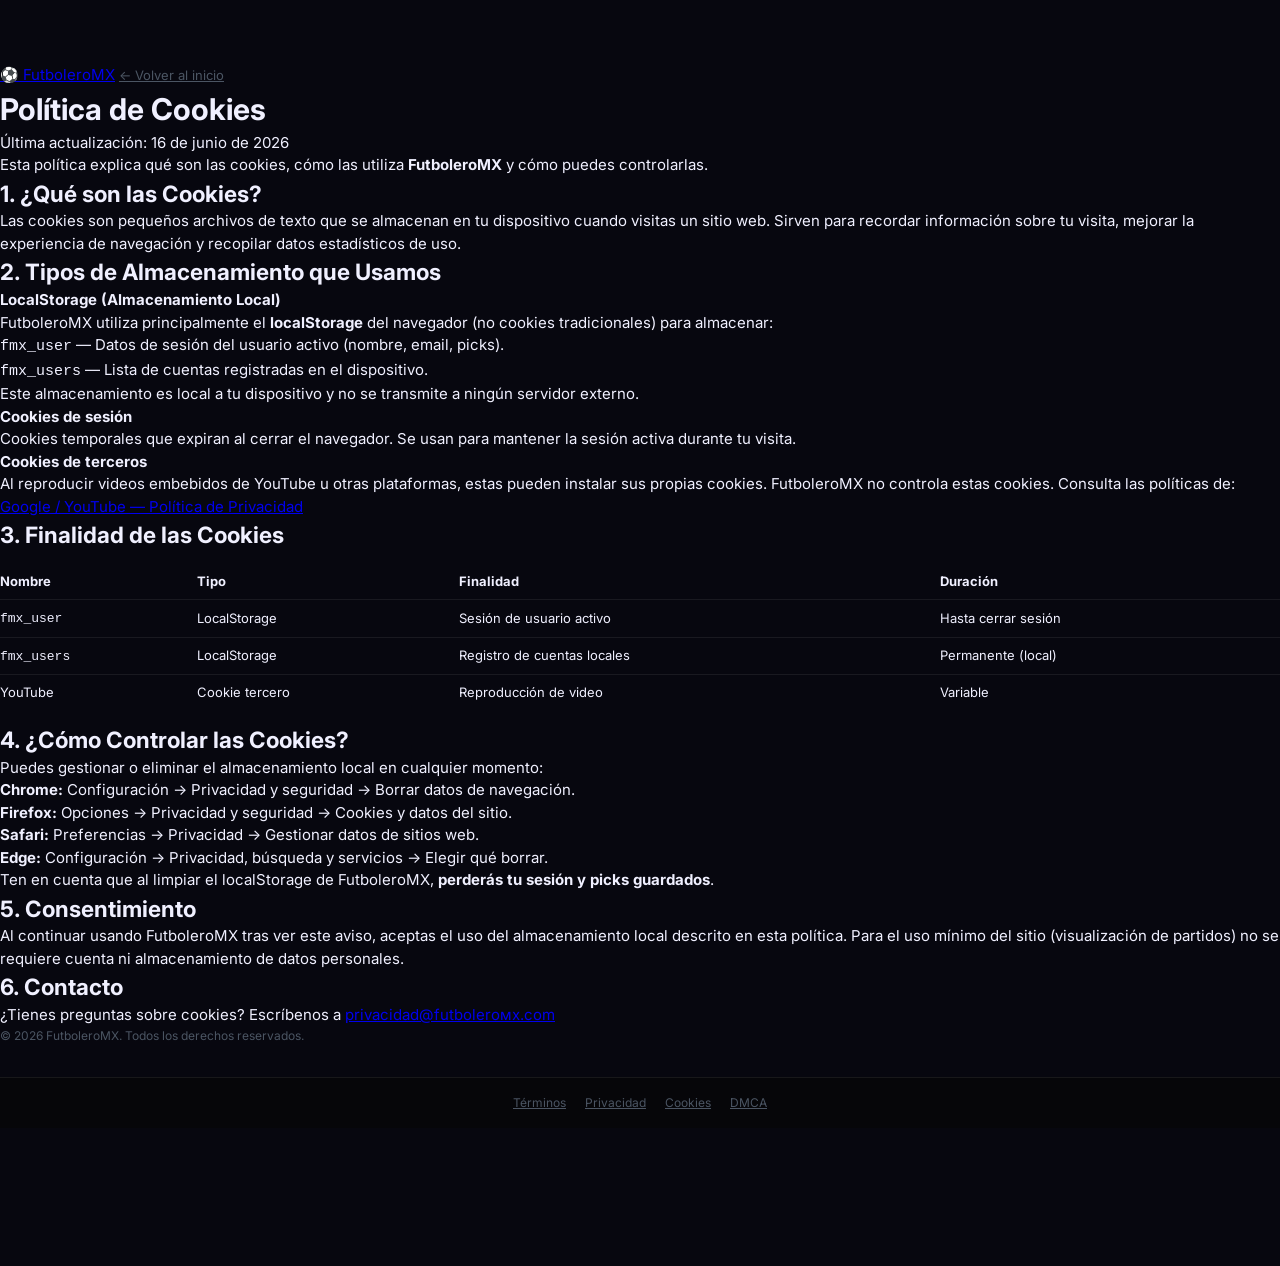
<file: pages/cookies.html>
<!DOCTYPE html>
<html lang="es">
<head>
  <meta charset="UTF-8" />
  <meta name="viewport" content="width=device-width, initial-scale=1.0" />
  <title>Política de Cookies — FutboleroMX</title>
  <link rel="preconnect" href="https://fonts.googleapis.com" />
  <link href="https://fonts.googleapis.com/css2?family=Inter:wght@400;500;600;700;800&display=swap" rel="stylesheet" />
  <link rel="stylesheet" href="../css/style.css" />
</head>
<body>
<nav class="nav">
  <a href="../index.html" class="nav-logo"><span class="ball">⚽</span> Futbolero<span class="mx">MX</span></a>
  <a href="../index.html" style="font-size:13px;color:var(--text-muted)">← Volver al inicio</a>
</nav>

<div class="legal-page">
  <h1>Política de Cookies</h1>
  <p class="last-updated">Última actualización: 16 de junio de 2026</p>

  <p>Esta política explica qué son las cookies, cómo las utiliza <strong>FutboleroMX</strong> y cómo puedes controlarlas.</p>

  <h2>1. ¿Qué son las Cookies?</h2>
  <p>Las cookies son pequeños archivos de texto que se almacenan en tu dispositivo cuando visitas un sitio web. Sirven para recordar información sobre tu visita, mejorar la experiencia de navegación y recopilar datos estadísticos de uso.</p>

  <h2>2. Tipos de Almacenamiento que Usamos</h2>

  <p><strong>LocalStorage (Almacenamiento Local)</strong></p>
  <p>FutboleroMX utiliza principalmente el <strong>localStorage</strong> del navegador (no cookies tradicionales) para almacenar:</p>
  <ul>
    <li><code>fmx_user</code> — Datos de sesión del usuario activo (nombre, email, picks).</li>
    <li><code>fmx_users</code> — Lista de cuentas registradas en el dispositivo.</li>
  </ul>
  <p>Este almacenamiento es local a tu dispositivo y no se transmite a ningún servidor externo.</p>

  <p><strong>Cookies de sesión</strong></p>
  <p>Cookies temporales que expiran al cerrar el navegador. Se usan para mantener la sesión activa durante tu visita.</p>

  <p><strong>Cookies de terceros</strong></p>
  <p>Al reproducir videos embebidos de YouTube u otras plataformas, estas pueden instalar sus propias cookies. FutboleroMX no controla estas cookies. Consulta las políticas de:</p>
  <ul>
    <li><a href="https://policies.google.com/privacy" target="_blank" rel="noopener">Google / YouTube — Política de Privacidad</a></li>
  </ul>

  <h2>3. Finalidad de las Cookies</h2>
  <table style="width:100%;border-collapse:collapse;font-size:13px;color:var(--text-secondary);margin:.75rem 0">
    <thead>
      <tr style="border-bottom:1px solid var(--border)">
        <th style="text-align:left;padding:8px 0;color:var(--text-primary)">Nombre</th>
        <th style="text-align:left;padding:8px 0;color:var(--text-primary)">Tipo</th>
        <th style="text-align:left;padding:8px 0;color:var(--text-primary)">Finalidad</th>
        <th style="text-align:left;padding:8px 0;color:var(--text-primary)">Duración</th>
      </tr>
    </thead>
    <tbody>
      <tr style="border-bottom:1px solid var(--border)">
        <td style="padding:8px 0"><code>fmx_user</code></td>
        <td style="padding:8px 0">LocalStorage</td>
        <td style="padding:8px 0">Sesión de usuario activo</td>
        <td style="padding:8px 0">Hasta cerrar sesión</td>
      </tr>
      <tr style="border-bottom:1px solid var(--border)">
        <td style="padding:8px 0"><code>fmx_users</code></td>
        <td style="padding:8px 0">LocalStorage</td>
        <td style="padding:8px 0">Registro de cuentas locales</td>
        <td style="padding:8px 0">Permanente (local)</td>
      </tr>
      <tr>
        <td style="padding:8px 0">YouTube</td>
        <td style="padding:8px 0">Cookie tercero</td>
        <td style="padding:8px 0">Reproducción de video</td>
        <td style="padding:8px 0">Variable</td>
      </tr>
    </tbody>
  </table>

  <h2>4. ¿Cómo Controlar las Cookies?</h2>
  <p>Puedes gestionar o eliminar el almacenamiento local en cualquier momento:</p>
  <ul>
    <li><strong>Chrome:</strong> Configuración → Privacidad y seguridad → Borrar datos de navegación.</li>
    <li><strong>Firefox:</strong> Opciones → Privacidad y seguridad → Cookies y datos del sitio.</li>
    <li><strong>Safari:</strong> Preferencias → Privacidad → Gestionar datos de sitios web.</li>
    <li><strong>Edge:</strong> Configuración → Privacidad, búsqueda y servicios → Elegir qué borrar.</li>
  </ul>
  <p>Ten en cuenta que al limpiar el localStorage de FutboleroMX, <strong>perderás tu sesión y picks guardados</strong>.</p>

  <h2>5. Consentimiento</h2>
  <p>Al continuar usando FutboleroMX tras ver este aviso, aceptas el uso del almacenamiento local descrito en esta política. Para el uso mínimo del sitio (visualización de partidos) no se requiere cuenta ni almacenamiento de datos personales.</p>

  <h2>6. Contacto</h2>
  <p>¿Tienes preguntas sobre cookies? Escríbenos a <a href="mailto:privacidad@futbolerомx.com">privacidad@futbolerомx.com</a></p>

  <div class="legal-divider"></div>
  <p style="font-size:12px;color:var(--text-muted)">© 2026 FutboleroMX. Todos los derechos reservados.</p>
</div>

<footer style="background:#060609;border-top:1px solid var(--border);padding:1rem;text-align:center;margin-top:2rem">
  <p style="font-size:12px;color:var(--text-muted)">
    <a href="terminos.html" style="color:var(--text-muted);margin:0 8px">Términos</a>
    <a href="privacidad.html" style="color:var(--text-muted);margin:0 8px">Privacidad</a>
    <a href="cookies.html" style="color:var(--text-muted);margin:0 8px">Cookies</a>
    <a href="dmca.html" style="color:var(--text-muted);margin:0 8px">DMCA</a>
  </p>
</footer>
</body>
</html>
</file>
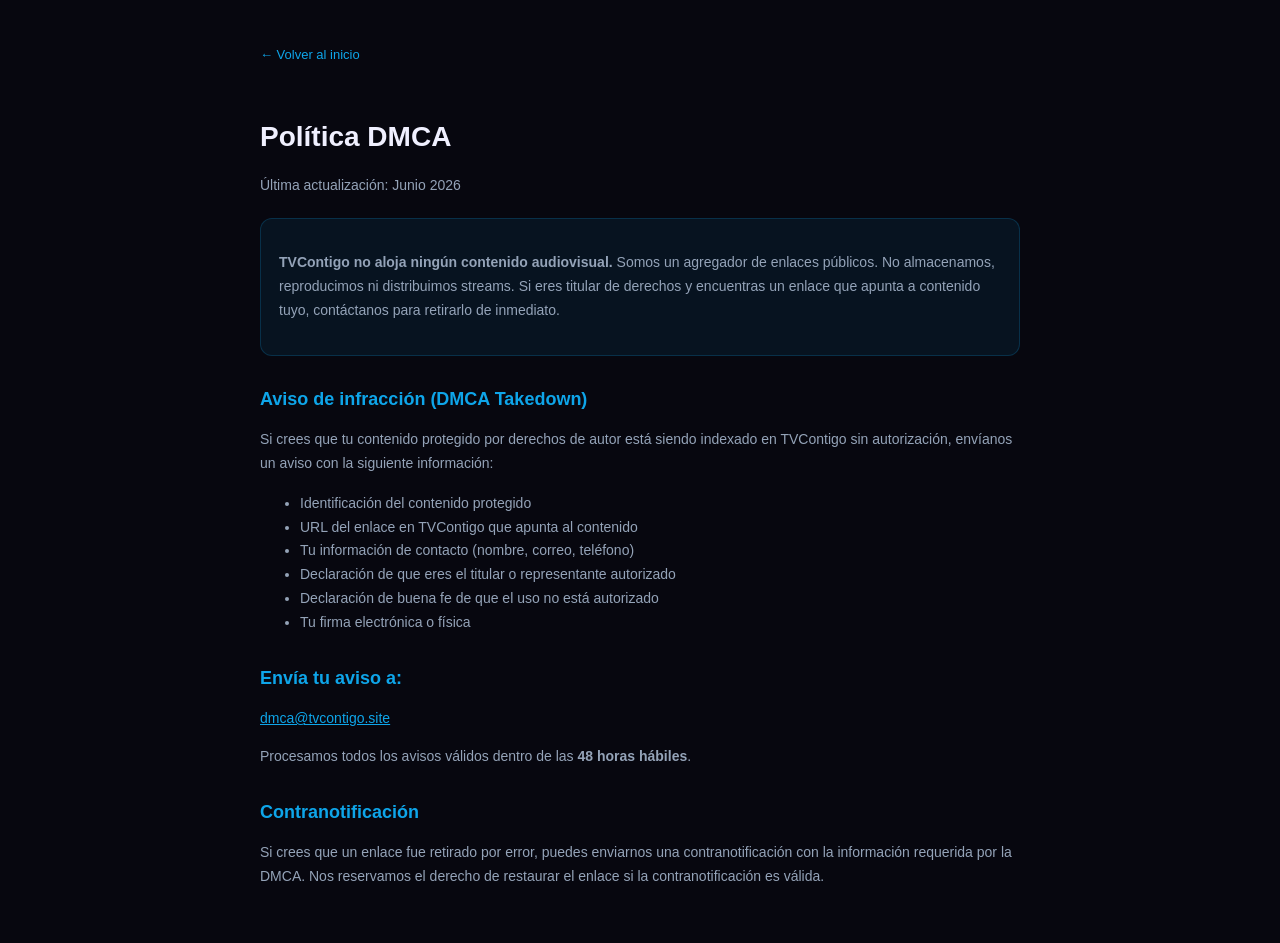
<file: pages/dmca.html>
<!DOCTYPE html>
<html lang="es">
<head>
  <meta charset="UTF-8">
  <meta name="viewport" content="width=device-width, initial-scale=1.0">
  <title>DMCA — TVContigo</title>
  <link rel="icon" type="image/svg+xml" href="../icons/icon.svg">
  <style>
    body{background:#07070f;color:#f0f0ff;font-family:'Inter',sans-serif;max-width:760px;margin:0 auto;padding:40px 20px;line-height:1.7;}
    h1{font-size:28px;margin-bottom:8px;} h2{font-size:18px;margin:28px 0 10px;color:#0ea5e9;}
    p,li{color:#94a3b8;font-size:14px;} a{color:#0ea5e9;}
    .back{display:inline-block;margin-bottom:28px;color:#0ea5e9;text-decoration:none;font-size:13px;}
    .notice-box{background:rgba(14,165,233,.08);border:1px solid rgba(14,165,233,.2);border-radius:12px;padding:18px;margin:20px 0;}
  </style>
</head>
<body>
  <a class="back" href="../index.html">← Volver al inicio</a>
  <h1>Política DMCA</h1>
  <p>Última actualización: Junio 2026</p>

  <div class="notice-box">
    <p><strong>TVContigo no aloja ningún contenido audiovisual.</strong> Somos un agregador de enlaces públicos. No almacenamos, reproducimos ni distribuimos streams. Si eres titular de derechos y encuentras un enlace que apunta a contenido tuyo, contáctanos para retirarlo de inmediato.</p>
  </div>

  <h2>Aviso de infracción (DMCA Takedown)</h2>
  <p>Si crees que tu contenido protegido por derechos de autor está siendo indexado en TVContigo sin autorización, envíanos un aviso con la siguiente información:</p>
  <ul>
    <li>Identificación del contenido protegido</li>
    <li>URL del enlace en TVContigo que apunta al contenido</li>
    <li>Tu información de contacto (nombre, correo, teléfono)</li>
    <li>Declaración de que eres el titular o representante autorizado</li>
    <li>Declaración de buena fe de que el uso no está autorizado</li>
    <li>Tu firma electrónica o física</li>
  </ul>

  <h2>Envía tu aviso a:</h2>
  <p><a href="mailto:dmca@tvcontigo.site">dmca@tvcontigo.site</a></p>
  <p>Procesamos todos los avisos válidos dentro de las <strong>48 horas hábiles</strong>.</p>

  <h2>Contranotificación</h2>
  <p>Si crees que un enlace fue retirado por error, puedes enviarnos una contranotificación con la información requerida por la DMCA. Nos reservamos el derecho de restaurar el enlace si la contranotificación es válida.</p>
</body>
</html>
</file>
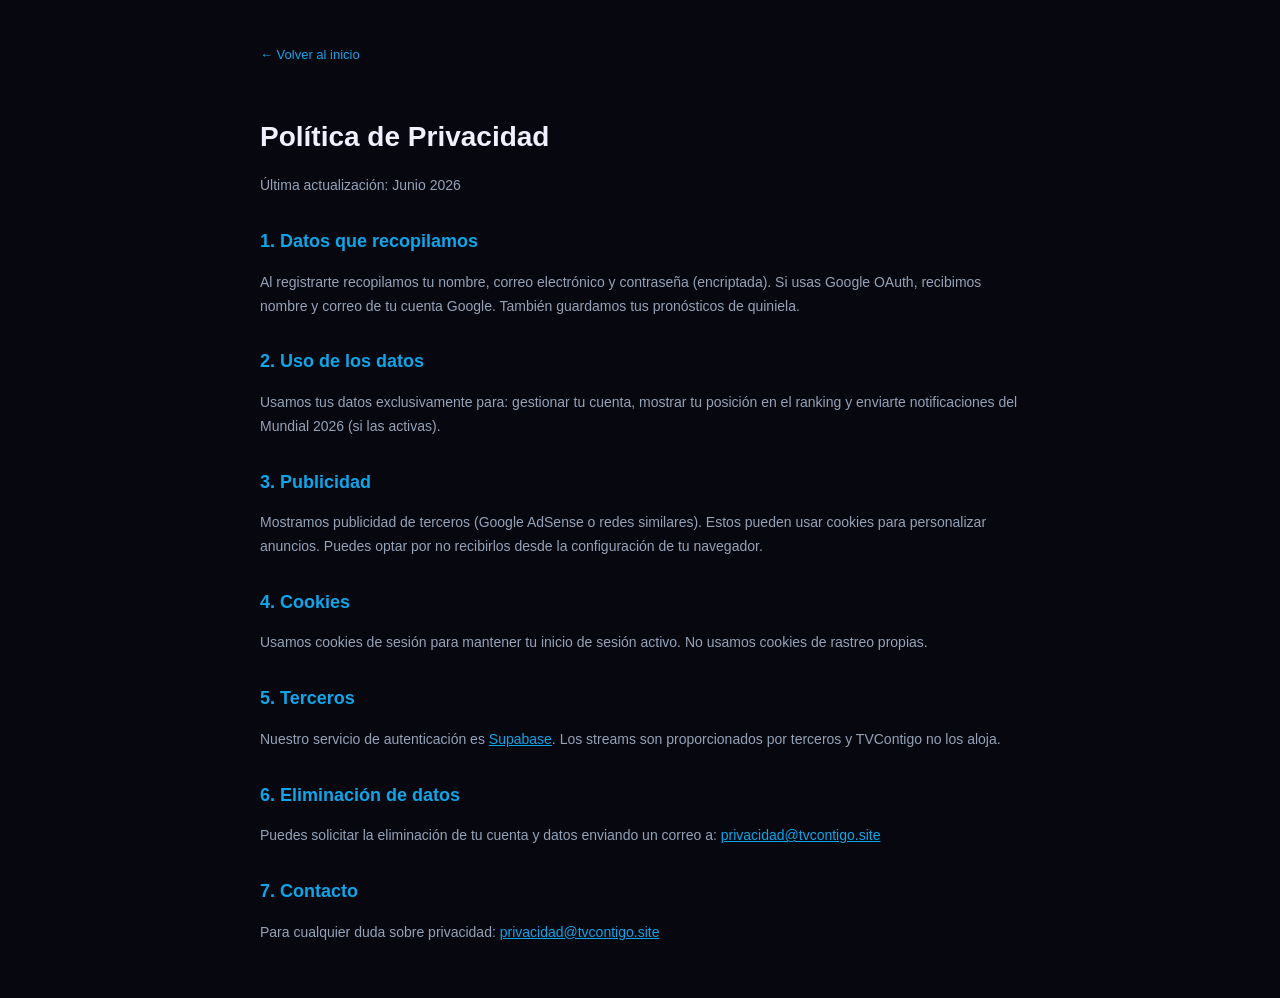
<file: pages/privacidad.html>
<!DOCTYPE html>
<html lang="es">
<head>
  <meta charset="UTF-8">
  <meta name="viewport" content="width=device-width, initial-scale=1.0">
  <title>Privacidad — TVContigo</title>
  <link rel="icon" type="image/svg+xml" href="../icons/icon.svg">
  <style>
    body{background:#07070f;color:#f0f0ff;font-family:'Inter',sans-serif;max-width:760px;margin:0 auto;padding:40px 20px;line-height:1.7;}
    h1{font-size:28px;margin-bottom:8px;} h2{font-size:18px;margin:28px 0 10px;color:#0ea5e9;}
    p,li{color:#94a3b8;font-size:14px;} a{color:#0ea5e9;}
    .back{display:inline-block;margin-bottom:28px;color:#0ea5e9;text-decoration:none;font-size:13px;}
  </style>
</head>
<body>
  <a class="back" href="../index.html">← Volver al inicio</a>
  <h1>Política de Privacidad</h1>
  <p>Última actualización: Junio 2026</p>
  <h2>1. Datos que recopilamos</h2>
  <p>Al registrarte recopilamos tu nombre, correo electrónico y contraseña (encriptada). Si usas Google OAuth, recibimos nombre y correo de tu cuenta Google. También guardamos tus pronósticos de quiniela.</p>
  <h2>2. Uso de los datos</h2>
  <p>Usamos tus datos exclusivamente para: gestionar tu cuenta, mostrar tu posición en el ranking y enviarte notificaciones del Mundial 2026 (si las activas).</p>
  <h2>3. Publicidad</h2>
  <p>Mostramos publicidad de terceros (Google AdSense o redes similares). Estos pueden usar cookies para personalizar anuncios. Puedes optar por no recibirlos desde la configuración de tu navegador.</p>
  <h2>4. Cookies</h2>
  <p>Usamos cookies de sesión para mantener tu inicio de sesión activo. No usamos cookies de rastreo propias.</p>
  <h2>5. Terceros</h2>
  <p>Nuestro servicio de autenticación es <a href="https://supabase.com" target="_blank">Supabase</a>. Los streams son proporcionados por terceros y TVContigo no los aloja.</p>
  <h2>6. Eliminación de datos</h2>
  <p>Puedes solicitar la eliminación de tu cuenta y datos enviando un correo a: <a href="mailto:privacidad@tvcontigo.site">privacidad@tvcontigo.site</a></p>
  <h2>7. Contacto</h2>
  <p>Para cualquier duda sobre privacidad: <a href="mailto:privacidad@tvcontigo.site">privacidad@tvcontigo.site</a></p>
</body>
</html>
</file>
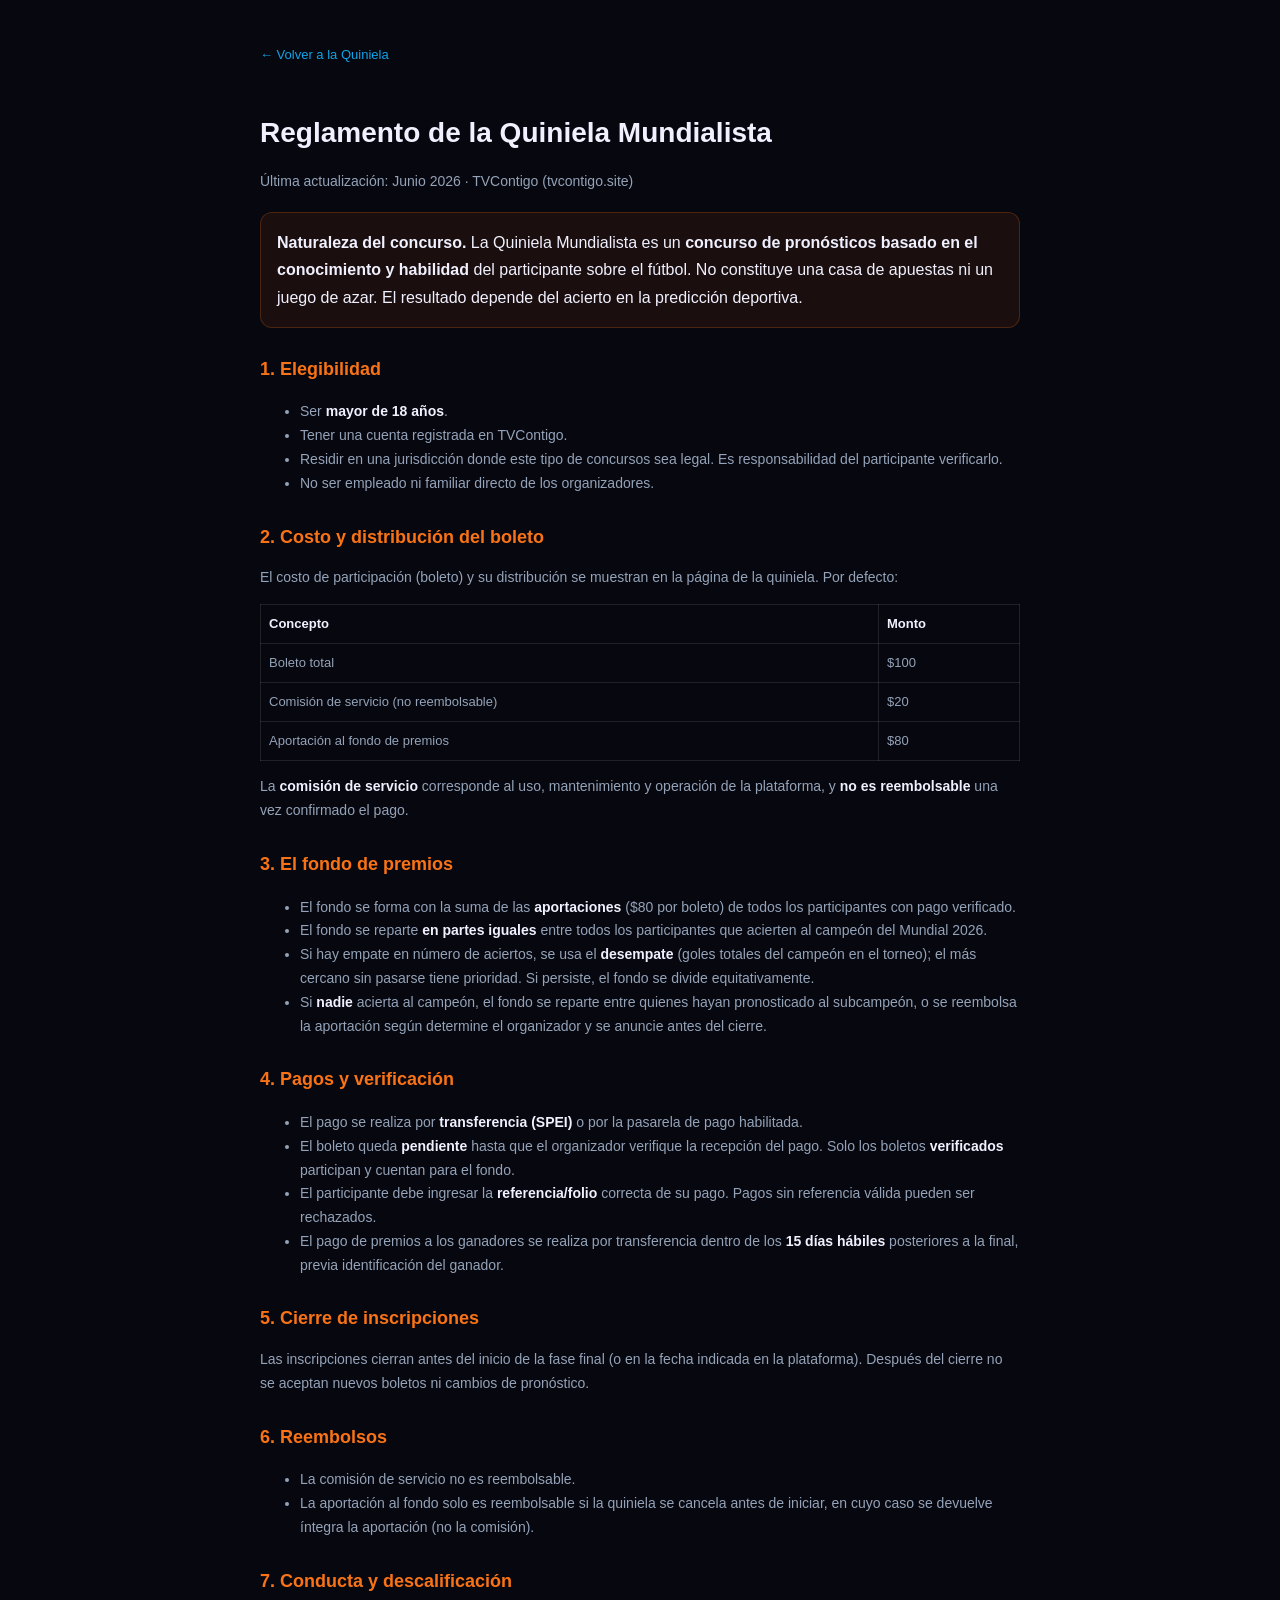
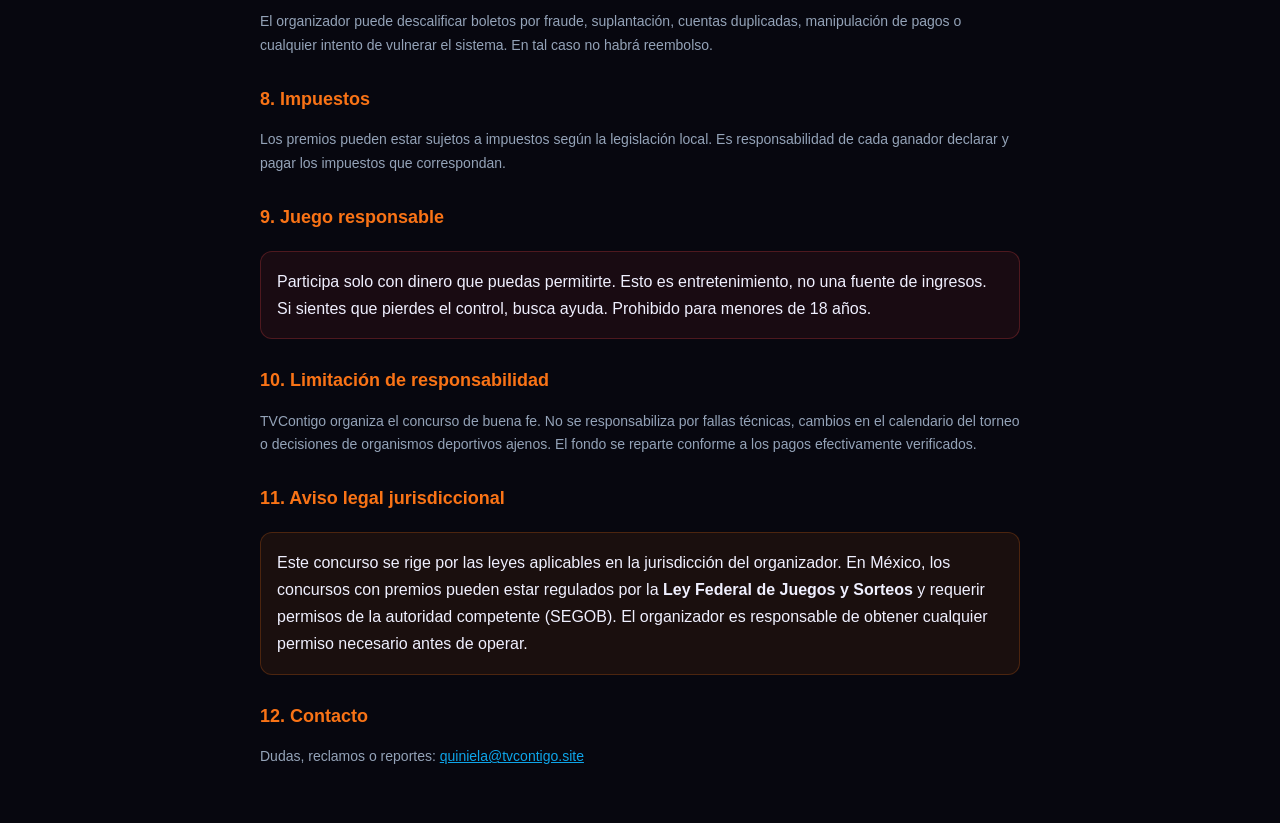
<file: pages/reglamento-quiniela.html>
<!DOCTYPE html>
<html lang="es">
<head>
  <meta charset="UTF-8">
  <meta name="viewport" content="width=device-width, initial-scale=1.0">
  <title>Reglamento de la Quiniela — TVContigo</title>
  <link rel="icon" type="image/svg+xml" href="../icons/icon.svg">
  <style>
    body{background:#07070f;color:#f0f0ff;font-family:'Inter',sans-serif;max-width:760px;margin:0 auto;padding:40px 20px;line-height:1.7;}
    h1{font-size:28px;margin-bottom:6px;} h2{font-size:18px;margin:26px 0 10px;color:#f97316;}
    p,li{color:#94a3b8;font-size:14px;} a{color:#0ea5e9;} strong{color:#f0f0ff;}
    .back{display:inline-block;margin-bottom:24px;color:#0ea5e9;text-decoration:none;font-size:13px;}
    .box{background:rgba(249,115,22,.08);border:1px solid rgba(249,115,22,.22);border-radius:12px;padding:16px;margin:18px 0;}
    .box.red{background:rgba(239,68,68,.08);border-color:rgba(239,68,68,.25);}
    table{width:100%;border-collapse:collapse;margin:12px 0;font-size:13px;}
    td,th{border:1px solid rgba(255,255,255,.1);padding:8px;text-align:left;color:#94a3b8;}
    th{color:#f0f0ff;}
  </style>
</head>
<body>
  <a class="back" href="../quiniela.html">← Volver a la Quiniela</a>
  <h1>Reglamento de la Quiniela Mundialista</h1>
  <p>Última actualización: Junio 2026 · TVContigo (tvcontigo.site)</p>

  <div class="box">
    <strong>Naturaleza del concurso.</strong> La Quiniela Mundialista es un <strong>concurso de pronósticos basado en el conocimiento y habilidad</strong> del participante sobre el fútbol. No constituye una casa de apuestas ni un juego de azar. El resultado depende del acierto en la predicción deportiva.
  </div>

  <h2>1. Elegibilidad</h2>
  <ul>
    <li>Ser <strong>mayor de 18 años</strong>.</li>
    <li>Tener una cuenta registrada en TVContigo.</li>
    <li>Residir en una jurisdicción donde este tipo de concursos sea legal. Es responsabilidad del participante verificarlo.</li>
    <li>No ser empleado ni familiar directo de los organizadores.</li>
  </ul>

  <h2>2. Costo y distribución del boleto</h2>
  <p>El costo de participación (boleto) y su distribución se muestran en la página de la quiniela. Por defecto:</p>
  <table>
    <tr><th>Concepto</th><th>Monto</th></tr>
    <tr><td>Boleto total</td><td>$100</td></tr>
    <tr><td>Comisión de servicio (no reembolsable)</td><td>$20</td></tr>
    <tr><td>Aportación al fondo de premios</td><td>$80</td></tr>
  </table>
  <p>La <strong>comisión de servicio</strong> corresponde al uso, mantenimiento y operación de la plataforma, y <strong>no es reembolsable</strong> una vez confirmado el pago.</p>

  <h2>3. El fondo de premios</h2>
  <ul>
    <li>El fondo se forma con la suma de las <strong>aportaciones</strong> ($80 por boleto) de todos los participantes con pago verificado.</li>
    <li>El fondo se reparte <strong>en partes iguales</strong> entre todos los participantes que acierten al campeón del Mundial 2026.</li>
    <li>Si hay empate en número de aciertos, se usa el <strong>desempate</strong> (goles totales del campeón en el torneo); el más cercano sin pasarse tiene prioridad. Si persiste, el fondo se divide equitativamente.</li>
    <li>Si <strong>nadie</strong> acierta al campeón, el fondo se reparte entre quienes hayan pronosticado al subcampeón, o se reembolsa la aportación según determine el organizador y se anuncie antes del cierre.</li>
  </ul>

  <h2>4. Pagos y verificación</h2>
  <ul>
    <li>El pago se realiza por <strong>transferencia (SPEI)</strong> o por la pasarela de pago habilitada.</li>
    <li>El boleto queda <strong>pendiente</strong> hasta que el organizador verifique la recepción del pago. Solo los boletos <strong>verificados</strong> participan y cuentan para el fondo.</li>
    <li>El participante debe ingresar la <strong>referencia/folio</strong> correcta de su pago. Pagos sin referencia válida pueden ser rechazados.</li>
    <li>El pago de premios a los ganadores se realiza por transferencia dentro de los <strong>15 días hábiles</strong> posteriores a la final, previa identificación del ganador.</li>
  </ul>

  <h2>5. Cierre de inscripciones</h2>
  <p>Las inscripciones cierran antes del inicio de la fase final (o en la fecha indicada en la plataforma). Después del cierre no se aceptan nuevos boletos ni cambios de pronóstico.</p>

  <h2>6. Reembolsos</h2>
  <ul>
    <li>La comisión de servicio no es reembolsable.</li>
    <li>La aportación al fondo solo es reembolsable si la quiniela se cancela antes de iniciar, en cuyo caso se devuelve íntegra la aportación (no la comisión).</li>
  </ul>

  <h2>7. Conducta y descalificación</h2>
  <p>El organizador puede descalificar boletos por fraude, suplantación, cuentas duplicadas, manipulación de pagos o cualquier intento de vulnerar el sistema. En tal caso no habrá reembolso.</p>

  <h2>8. Impuestos</h2>
  <p>Los premios pueden estar sujetos a impuestos según la legislación local. Es responsabilidad de cada ganador declarar y pagar los impuestos que correspondan.</p>

  <h2>9. Juego responsable</h2>
  <div class="box red">
    Participa solo con dinero que puedas permitirte. Esto es entretenimiento, no una fuente de ingresos. Si sientes que pierdes el control, busca ayuda. Prohibido para menores de 18 años.
  </div>

  <h2>10. Limitación de responsabilidad</h2>
  <p>TVContigo organiza el concurso de buena fe. No se responsabiliza por fallas técnicas, cambios en el calendario del torneo o decisiones de organismos deportivos ajenos. El fondo se reparte conforme a los pagos efectivamente verificados.</p>

  <h2>11. Aviso legal jurisdiccional</h2>
  <div class="box">
    Este concurso se rige por las leyes aplicables en la jurisdicción del organizador. En México, los concursos con premios pueden estar regulados por la <strong>Ley Federal de Juegos y Sorteos</strong> y requerir permisos de la autoridad competente (SEGOB). El organizador es responsable de obtener cualquier permiso necesario antes de operar.
  </div>

  <h2>12. Contacto</h2>
  <p>Dudas, reclamos o reportes: <a href="mailto:quiniela@tvcontigo.site">quiniela@tvcontigo.site</a></p>
</body>
</html>
</file>
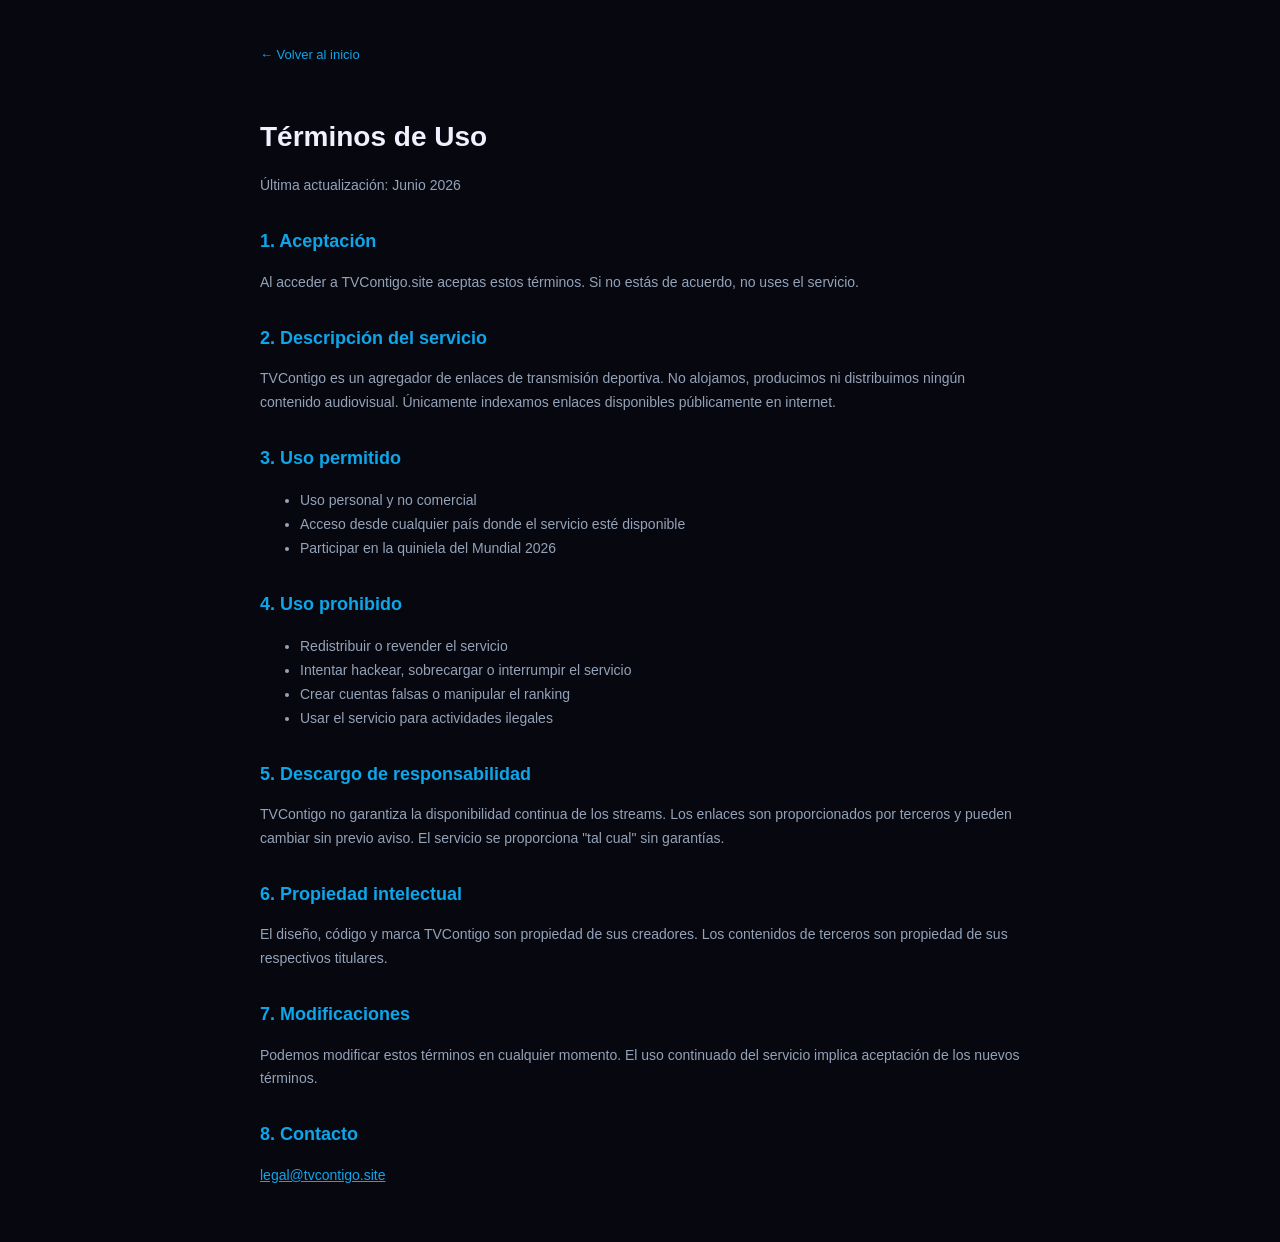
<file: pages/terminos.html>
<!DOCTYPE html>
<html lang="es">
<head>
  <meta charset="UTF-8">
  <meta name="viewport" content="width=device-width, initial-scale=1.0">
  <title>Términos de Uso — TVContigo</title>
  <link rel="icon" type="image/svg+xml" href="../icons/icon.svg">
  <style>
    body{background:#07070f;color:#f0f0ff;font-family:'Inter',sans-serif;max-width:760px;margin:0 auto;padding:40px 20px;line-height:1.7;}
    h1{font-size:28px;margin-bottom:8px;} h2{font-size:18px;margin:28px 0 10px;color:#0ea5e9;}
    p,li{color:#94a3b8;font-size:14px;} a{color:#0ea5e9;}
    .back{display:inline-block;margin-bottom:28px;color:#0ea5e9;text-decoration:none;font-size:13px;}
  </style>
</head>
<body>
  <a class="back" href="../index.html">← Volver al inicio</a>
  <h1>Términos de Uso</h1>
  <p>Última actualización: Junio 2026</p>
  <h2>1. Aceptación</h2>
  <p>Al acceder a TVContigo.site aceptas estos términos. Si no estás de acuerdo, no uses el servicio.</p>
  <h2>2. Descripción del servicio</h2>
  <p>TVContigo es un agregador de enlaces de transmisión deportiva. No alojamos, producimos ni distribuimos ningún contenido audiovisual. Únicamente indexamos enlaces disponibles públicamente en internet.</p>
  <h2>3. Uso permitido</h2>
  <ul>
    <li>Uso personal y no comercial</li>
    <li>Acceso desde cualquier país donde el servicio esté disponible</li>
    <li>Participar en la quiniela del Mundial 2026</li>
  </ul>
  <h2>4. Uso prohibido</h2>
  <ul>
    <li>Redistribuir o revender el servicio</li>
    <li>Intentar hackear, sobrecargar o interrumpir el servicio</li>
    <li>Crear cuentas falsas o manipular el ranking</li>
    <li>Usar el servicio para actividades ilegales</li>
  </ul>
  <h2>5. Descargo de responsabilidad</h2>
  <p>TVContigo no garantiza la disponibilidad continua de los streams. Los enlaces son proporcionados por terceros y pueden cambiar sin previo aviso. El servicio se proporciona "tal cual" sin garantías.</p>
  <h2>6. Propiedad intelectual</h2>
  <p>El diseño, código y marca TVContigo son propiedad de sus creadores. Los contenidos de terceros son propiedad de sus respectivos titulares.</p>
  <h2>7. Modificaciones</h2>
  <p>Podemos modificar estos términos en cualquier momento. El uso continuado del servicio implica aceptación de los nuevos términos.</p>
  <h2>8. Contacto</h2>
  <p><a href="mailto:legal@tvcontigo.site">legal@tvcontigo.site</a></p>
</body>
</html>
</file>
<file: css/style.css>
/* ── TVContigo — TV Design System ───────────────────────────────────────── */
@import url('https://fonts.googleapis.com/css2?family=Inter:wght@400;500;600;700;800;900&family=Bebas+Neue&display=swap');

:root {
  --bg:        #07070f;
  --surface:   #0f0f1a;
  --surface-2: #161625;
  --surface-3: #1d1d30;
  --blue:      #0ea5e9;
  --blue-dim:  #0284c7;
  --blue-glow: rgba(14,165,233,.28);
  --orange:    #f97316;
  --orange-dim:#ea6200;
  --green:     #22c55e;
  --red:       #ef4444;
  --text:      #f0f0ff;
  --text-dim:  #94a3b8;
  --text-muted:#4b5563;
  --border:    rgba(255,255,255,.07);
  --border-hi: rgba(255,255,255,.14);
  --nav-h:     64px;
  --ad-h:      72px;
  --radius:    12px;
}

*, *::before, *::after { box-sizing: border-box; margin: 0; padding: 0; }

html { scroll-behavior: smooth; }

body {
  background: var(--bg);
  color: var(--text);
  font-family: 'Inter', sans-serif;
  font-size: 15px;
  line-height: 1.5;
  overflow-x: hidden;
  padding-top: calc(60px + env(safe-area-inset-top, 0px));
  /* Reserva espacio para nav inferior + barra de ad + zona segura del iPhone (home indicator) */
  padding-bottom: calc(var(--nav-h) + var(--ad-h) + 8px + env(safe-area-inset-bottom, 0px));
}

/* ── Scrollbar ────────────────────────────────────────────────────────────── */
::-webkit-scrollbar { width: 4px; height: 4px; }
::-webkit-scrollbar-track { background: transparent; }
::-webkit-scrollbar-thumb { background: var(--surface-3); border-radius: 4px; }

/* ── Top Nav ──────────────────────────────────────────────────────────────── */
.top-nav {
  position: fixed; top: 0; left: 0; right: 0; z-index: 200;
  height: 60px;
  background: linear-gradient(to bottom, rgba(7,7,15,.98) 70%, transparent);
  backdrop-filter: blur(16px);
  display: flex; align-items: center; justify-content: space-between;
  padding: 0 20px; gap: 12px;
  /* Zona segura iPhone (notch / Dynamic Island) */
  padding-top: env(safe-area-inset-top, 0px);
  height: calc(60px + env(safe-area-inset-top, 0px));
}
.nav-brand {
  display: flex; align-items: center; gap: 8px;
  text-decoration: none; flex-shrink: 0;
}
.nav-logo-text {
  font-family: 'Bebas Neue', sans-serif;
  font-size: 22px; letter-spacing: 1px;
  color: var(--text); line-height: 1;
}
.nav-logo-text span { color: var(--orange); }
.nav-badge {
  background: var(--orange); color: #fff;
  font-size: 9px; font-weight: 800; letter-spacing: 1px;
  padding: 2px 5px; border-radius: 4px; margin-left: 2px;
}
.nav-live-dot {
  width: 7px; height: 7px; border-radius: 50%;
  background: var(--red); box-shadow: 0 0 6px var(--red);
  animation: pulse 1.4s infinite;
}
@keyframes pulse { 0%,100%{opacity:1;} 50%{opacity:.4;} }

.nav-center { flex: 1; max-width: 340px; margin: 0 auto; }
.nav-search {
  width: 100%; background: var(--surface-2); border: 1.5px solid var(--border);
  border-radius: 24px; padding: 7px 16px; color: var(--text);
  font-size: 13px; outline: none; transition: border-color .2s;
  display: flex; align-items: center; gap: 8px;
}
.nav-search:focus { border-color: var(--blue); }

.nav-actions { display: flex; align-items: center; gap: 10px; flex-shrink: 0; }
.btn {
  border: none; cursor: pointer; font-family: inherit;
  display: inline-flex; align-items: center; gap: 6px;
  border-radius: 8px; font-weight: 600; transition: all .18s; white-space: nowrap;
}
.btn-sm { font-size: 13px; padding: 7px 14px; }
.btn-ghost {
  background: transparent; color: var(--text-dim);
  border: 1.5px solid var(--border);
}
.btn-ghost:hover { color: var(--text); border-color: var(--border-hi); }
.btn-primary { background: var(--blue); color: #fff; }
.btn-primary:hover { background: var(--blue-dim); }
.btn-orange { background: var(--orange); color: #fff; }
.btn-orange:hover { background: var(--orange-dim); }

#nav-guest { display: flex; gap: 8px; }
#nav-user { display: none; align-items: center; gap: 10px; }
#nav-user.visible { display: flex; }
.nav-avatar {
  width: 34px; height: 34px; border-radius: 50%;
  background: var(--blue); color: #fff;
  display: flex; align-items: center; justify-content: center;
  font-size: 13px; font-weight: 700; cursor: pointer;
}

/* ── Hero ─────────────────────────────────────────────────────────────────── */
.hero {
  position: relative; width: 100%;
  height: clamp(280px, 56vw, 540px);
  background: var(--surface); overflow: hidden;
}
.hero iframe {
  width: 100%; height: 100%; border: none; display: block;
}
.hero-overlay {
  position: absolute; inset: 0; pointer-events: none;
  background: linear-gradient(to top, rgba(7,7,15,1) 0%, rgba(7,7,15,.3) 40%, transparent 70%);
}
/* Auto-ocultado estilo Netflix: el rótulo se desvanece a los 5s */
.hero .hero-overlay, .hero .hero-info { transition: opacity .5s ease; }
.hero.controls-hidden .hero-overlay,
.hero.controls-hidden .hero-info { opacity: 0; pointer-events: none; }
@media (prefers-reduced-motion: reduce) {
  .hero .hero-overlay, .hero .hero-info { transition: none; }
}
.hero-info {
  position: absolute; bottom: 16px; left: 20px; right: 20px;
  display: flex; align-items: flex-end; justify-content: space-between;
  gap: 12px;
}
.hero-meta { flex: 1; }
.hero-live-badge {
  display: inline-flex; align-items: center; gap: 5px;
  background: var(--red); color: #fff;
  font-size: 10px; font-weight: 800; letter-spacing: 1.5px;
  padding: 3px 8px; border-radius: 4px; margin-bottom: 6px;
}
.hero-title {
  font-family: 'Bebas Neue', sans-serif;
  font-size: clamp(22px, 5vw, 40px);
  line-height: 1.05; letter-spacing: .5px;
  text-shadow: 0 2px 12px rgba(0,0,0,.8);
}
.hero-subtitle { font-size: 12px; color: var(--text-dim); margin-top: 4px; }
.hero-actions { display: flex; flex-direction: column; gap: 8px; align-items: flex-end; }
.btn-watch {
  background: var(--blue); color: #fff;
  border: none; border-radius: 8px;
  padding: 9px 18px; font-size: 14px; font-weight: 700;
  cursor: pointer; display: flex; align-items: center; gap: 6px;
  white-space: nowrap;
}
.btn-watch:hover { background: var(--blue-dim); }

.hero-no-live {
  display: flex; flex-direction: column; align-items: center;
  justify-content: center; height: 100%; gap: 12px; padding: 24px;
  text-align: center;
}
.hero-no-live .big-icon { font-size: 48px; opacity: .35; }
.hero-no-live h2 { font-family: 'Bebas Neue', sans-serif; font-size: 28px; letter-spacing: 1px; }
.hero-no-live p { color: var(--text-dim); font-size: 13px; }

/* ── Estado de la transmisión (cargando / no disponible) ──────────────────── */
.stream-status {
  position: absolute; inset: 0; z-index: 4;
  display: flex; flex-direction: column; align-items: center; justify-content: center;
  gap: 12px; padding: 24px; text-align: center;
  background: #000; color: #fff;
}
.stream-status.hidden { display: none; }
.stream-status .ss-spinner {
  width: 38px; height: 38px; border-radius: 50%;
  border: 3px solid rgba(255,255,255,.18); border-top-color: var(--blue, #2563eb);
  animation: ss-spin .8s linear infinite;
}
@keyframes ss-spin { to { transform: rotate(360deg); } }
.stream-status .ss-text { font-size: 13px; color: var(--text-dim, #9aa); }
.stream-status .ss-icon { font-size: 40px; }
.stream-status .ss-title { font-family: 'Bebas Neue', sans-serif; font-size: 24px; letter-spacing: .5px; }
.stream-status .ss-sub { font-size: 13px; color: var(--text-dim, #9aa); max-width: 320px; line-height: 1.5; }
.stream-status .ss-btn {
  margin-top: 6px; background: var(--blue, #2563eb); color: #fff;
  border: none; border-radius: 8px; padding: 10px 22px;
  font-size: 14px; font-weight: 700; cursor: pointer;
}
.stream-status .ss-btn:hover { filter: brightness(1.1); }
.stream-status .ss-alts { display: flex; flex-wrap: wrap; gap: 7px; justify-content: center; max-width: 420px; margin: 4px 0 2px; }
.stream-status .ss-alt {
  background: var(--surface-3, #1c2230); color: var(--text, #e7ecf3);
  border: 1px solid var(--border-hi, #2e3b4e); border-radius: 999px;
  padding: 7px 13px; font-size: 12px; font-weight: 700; cursor: pointer; white-space: nowrap;
}
.stream-status .ss-alt:hover { border-color: var(--orange, #f97316); color: var(--orange, #f97316); }
@media (prefers-reduced-motion: reduce) { .stream-status .ss-spinner { animation: none; } }

/* ── Cuenta regresiva del partido próximo ─────────────────────────────────── */
.mi-countdown { display: flex; gap: 8px; justify-content: center; flex-wrap: wrap; }
.cd-box {
  background: var(--surface-3, #1c1c2b); border: 1px solid var(--border, #2a2a3a);
  border-radius: 10px; padding: 8px 4px; min-width: 58px;
}
.cd-num { font-family: 'Bebas Neue', sans-serif; font-size: 30px; line-height: 1; color: var(--text, #fff); }
.cd-lbl { font-size: 10px; letter-spacing: 1px; text-transform: uppercase; color: var(--text-dim, #9aa); margin-top: 3px; }
.mi-live { color: var(--red, #ef4444); font-size: 14px; font-weight: 700; line-height: 1.5; }
.match-card:not(.live) { cursor: pointer; }

/* ── Iframe Notice ────────────────────────────────────────────────────────── */
.iframe-notice {
  display: none; align-items: flex-start; gap: 8px;
  background: rgba(249,115,22,.08);
  border: 1px solid rgba(249,115,22,.22);
  border-radius: 10px; margin: 10px 20px 0;
  padding: 10px 14px; font-size: 11.5px; line-height: 1.5;
  color: var(--text-dim);
}
.iframe-notice-icon { flex-shrink: 0; }
.iframe-notice a { color: var(--orange); font-weight: 600; }
.iframe-notice strong { color: var(--text); }

/* ── Channel Warning ──────────────────────────────────────────────────────── */
.channel-warning {
  display: flex; align-items: center; justify-content: space-between; gap: 10px;
  background: var(--surface-2); border: 1px solid var(--border);
  border-radius: 10px; margin: 10px 20px; padding: 10px 14px;
  font-size: 12px; color: var(--text-dim);
}
.cw-close {
  background: none; border: none; color: var(--text-muted);
  cursor: pointer; font-size: 13px; flex-shrink: 0; padding: 2px 6px;
}
.cw-close:hover { color: var(--text); }

/* ── Chip Tag ─────────────────────────────────────────────────────────────── */
.chip-tag {
  font-size: 8px; font-weight: 800; letter-spacing: .5px;
  color: var(--orange); background: rgba(249,115,22,.12);
  padding: 1px 5px; border-radius: 4px;
}

/* ── Channel Selector (below hero) ───────────────────────────────────────── */
.channel-strip {
  background: var(--surface);
  border-bottom: 1px solid var(--border);
  padding: 12px 20px;
  display: flex; align-items: center; gap: 10px; overflow-x: auto;
}
.channel-chip {
  flex-shrink: 0; display: flex; flex-direction: column;
  align-items: center; gap: 4px; cursor: pointer;
  padding: 8px 14px; border-radius: 10px;
  border: 1.5px solid var(--border);
  background: var(--surface-2);
  transition: all .18s; min-width: 80px; text-align: center;
}
.channel-chip:hover, .channel-chip.active {
  border-color: var(--blue);
  background: rgba(14,165,233,.1);
  box-shadow: 0 0 14px var(--blue-glow);
}
.chip-name { font-size: 11px; font-weight: 700; letter-spacing: .5px; }
.chip-label { font-size: 9px; color: var(--text-dim); }
.chip-live { font-size: 9px; color: var(--red); font-weight: 700; }

/* ── Content Sections ─────────────────────────────────────────────────────── */
.content-section { padding: 24px 0 4px; }
.section-header {
  display: flex; align-items: center; justify-content: space-between;
  padding: 0 20px 12px;
}
.section-title {
  font-family: 'Bebas Neue', sans-serif;
  font-size: 20px; letter-spacing: 1px;
  display: flex; align-items: center; gap: 8px;
}
.section-title .dot {
  width: 6px; height: 6px; border-radius: 50%;
  background: var(--blue);
}
.section-see-all {
  font-size: 12px; color: var(--blue);
  cursor: pointer; font-weight: 600;
}

/* Horizontal scroll rows */
.scroll-row {
  display: flex; gap: 12px;
  padding: 4px 20px 12px;
  overflow-x: auto; scroll-snap-type: x mandatory;
}
.scroll-row::-webkit-scrollbar { height: 3px; }

/* ── Match Cards ──────────────────────────────────────────────────────────── */
.match-card {
  flex: 0 0 200px; background: var(--surface-2);
  border: 1.5px solid var(--border); border-radius: var(--radius);
  padding: 14px; cursor: pointer; scroll-snap-align: start;
  transition: all .18s;
}
.match-card:hover {
  border-color: var(--blue-glow);
  background: var(--surface-3);
  transform: translateY(-2px);
  box-shadow: 0 8px 24px rgba(0,0,0,.5);
}
.match-card.live { border-color: rgba(239,68,68,.4); }
.match-card.live:hover { border-color: var(--red); box-shadow: 0 0 18px rgba(239,68,68,.25); }
.mc-status {
  font-size: 9px; font-weight: 800; letter-spacing: 1.5px;
  margin-bottom: 10px; display: flex; align-items: center; gap: 5px;
}
.mc-status.live { color: var(--red); }
.mc-status.upcoming { color: var(--text-dim); }
.mc-teams {
  display: flex; align-items: center; justify-content: space-between; gap: 8px;
}
.mc-team { flex: 1; text-align: center; }
.mc-flag { font-size: 22px; line-height: 1; }
.mc-team-name { font-size: 10px; color: var(--text-dim); margin-top: 4px; white-space: nowrap; overflow: hidden; text-overflow: ellipsis; }
.mc-score-block { text-align: center; }
.mc-score { font-family: 'Bebas Neue', sans-serif; font-size: 28px; letter-spacing: 2px; }
.mc-time { font-size: 10px; color: var(--text-dim); }
.mc-competition { font-size: 10px; color: var(--text-muted); margin-top: 8px; }

/* ── Channel Cards Grid ───────────────────────────────────────────────────── */
.channels-grid {
  display: grid;
  grid-template-columns: repeat(auto-fill, minmax(140px, 1fr));
  gap: 10px; padding: 4px 20px 12px;
}
.ch-card {
  background: var(--surface-2); border: 1.5px solid var(--border);
  border-radius: var(--radius); padding: 16px 12px;
  cursor: pointer; transition: all .18s; text-align: center;
  aspect-ratio: 16/9; display: flex; flex-direction: column;
  align-items: center; justify-content: center; gap: 6px;
}
.ch-card:hover {
  border-color: var(--blue);
  background: rgba(14,165,233,.08);
  box-shadow: 0 0 0 1px var(--blue), 0 0 20px var(--blue-glow);
  transform: scale(1.03);
}
.ch-name { font-size: 13px; font-weight: 800; letter-spacing: .5px; }
.ch-option { font-size: 10px; color: var(--text-dim); }
.ch-live-tag {
  font-size: 9px; font-weight: 700; color: var(--red);
  display: flex; align-items: center; gap: 4px;
}

/* ── Results Row ──────────────────────────────────────────────────────────── */
.result-card {
  flex: 0 0 170px; background: var(--surface-2);
  border: 1.5px solid var(--border); border-radius: var(--radius);
  padding: 12px; scroll-snap-align: start;
  display: flex; flex-direction: column; gap: 8px;
}
.rc-competition { font-size: 9px; color: var(--text-muted); letter-spacing: 1px; font-weight: 700; }
.rc-row { display: flex; align-items: center; justify-content: space-between; gap: 6px; }
.rc-team { font-size: 12px; font-weight: 600; flex: 1; }
.rc-team.right { text-align: right; }
.rc-score { font-family: 'Bebas Neue', sans-serif; font-size: 20px; letter-spacing: 2px; color: var(--blue); }

/* ── Matches Grid (2 columnas) ────────────────────────────────────────────── */
.matches-grid {
  display: grid;
  grid-template-columns: 1fr 1fr;
  gap: 10px;
  padding: 0 16px 4px;
}
@media (max-width: 520px) {
  .matches-grid { grid-template-columns: 1fr; }
}

/* ── Result Cards (Resultados Recientes) ──────────────────────────────────── */
.ri-card {
  display: flex; align-items: center; gap: 12px;
  background: var(--surface-2); border: 1.5px solid var(--border);
  border-radius: var(--radius); padding: 12px 14px;
  cursor: pointer; transition: border-color .18s, background .18s;
  min-width: 0;
}
.ri-card:hover { border-color: var(--blue-glow); background: var(--surface-3); }
.ri-card.ri-live { border-color: rgba(239,68,68,.35); }
.ri-card.ri-live:hover { border-color: var(--red); }
.ri-teams { flex: 1; display: flex; flex-direction: column; gap: 6px; min-width: 0; }
.ri-team  { display: flex; align-items: center; gap: 8px; min-width: 0; }
.ri-flag  { font-size: 17px; flex-shrink: 0; line-height: 1; }
.ri-name  { font-size: 13px; font-weight: 600; color: var(--text); white-space: nowrap; overflow: hidden; text-overflow: ellipsis; }
.ri-scores { display: flex; flex-direction: column; align-items: center; gap: 4px; flex-shrink: 0; }
.ri-scores span { font-family: 'Bebas Neue', sans-serif; font-size: 24px; line-height: 1; color: var(--text); }
.ri-info  { flex-shrink: 0; display: flex; flex-direction: column; align-items: flex-start; gap: 4px; min-width: 0; }
.ri-badge {
  font-size: 9px; font-weight: 800; letter-spacing: 1.5px; white-space: nowrap;
  background: rgba(255,255,255,.05); border: 1px solid var(--border);
  border-radius: 4px; padding: 2px 7px; color: var(--text-muted);
}
.ri-live-badge { background: rgba(239,68,68,.12); border-color: rgba(239,68,68,.3); color: var(--red); }
.ri-sub   { font-size: 10px; color: var(--text-dim); line-height: 1.3; max-width: 110px; }
.ri-arrow { color: var(--text-dim); font-size: 20px; flex-shrink: 0; line-height: 1; padding-left: 2px; }

/* ── Upcoming Cards (Próximos Partidos) ───────────────────────────────────── */
.up-card {
  background: var(--surface-2); border: 1.5px solid var(--border);
  border-radius: var(--radius); padding: 12px 14px;
  display: flex; flex-direction: column; gap: 10px;
  transition: border-color .18s, background .18s;
}
.up-card:hover { border-color: var(--blue-glow); background: var(--surface-3); }
.up-main    { display: flex; align-items: center; justify-content: space-between; gap: 8px; }
.up-teams   { display: flex; flex-direction: column; gap: 6px; flex: 1; min-width: 0; }
.up-team    { display: flex; align-items: center; gap: 8px; }
.up-flag    { font-size: 17px; flex-shrink: 0; line-height: 1; }
.up-name    { font-size: 13px; font-weight: 600; color: var(--text); white-space: nowrap; overflow: hidden; text-overflow: ellipsis; }
.up-timeblock { text-align: right; flex-shrink: 0; }
.up-day   { font-size: 10px; font-weight: 700; letter-spacing: 1px; text-transform: uppercase; color: var(--text-muted); }
.up-time  { font-family: 'Bebas Neue', sans-serif; font-size: 30px; color: var(--text); line-height: 1; letter-spacing: 1px; }
.up-venue { font-size: 10px; color: var(--text-dim); margin-top: 3px; line-height: 1.3; max-width: 120px; text-align: right; }
.up-btn {
  width: 100%; background: transparent; border: 1.5px solid var(--border);
  border-radius: 6px; color: var(--text-dim); font-size: 11px; font-weight: 800;
  letter-spacing: 2px; padding: 7px 0; cursor: pointer; transition: all .18s;
  font-family: inherit;
}
.up-btn:hover { border-color: var(--orange); color: var(--orange); background: rgba(249,115,22,.07); }
.no-data { color: var(--text-dim); font-size: 13px; padding: 20px; text-align: center; grid-column: 1 / -1; margin: 0; }

/* ── Quiniela Section ─────────────────────────────────────────────────────── */
#quiniela-section { padding: 16px 20px 24px; }
.quiniela-login-prompt {
  background: var(--surface-2); border: 1.5px solid var(--border);
  border-radius: 16px; padding: 28px; text-align: center;
}
.quiniela-login-prompt h3 { font-family: 'Bebas Neue', sans-serif; font-size: 24px; letter-spacing: 1px; margin-bottom: 8px; }
.quiniela-login-prompt p { color: var(--text-dim); font-size: 13px; margin-bottom: 16px; }

.quiniela-match {
  background: var(--surface-2); border: 1.5px solid var(--border);
  border-radius: var(--radius); padding: 14px; margin-bottom: 10px;
}
.qm-header { font-size: 10px; color: var(--text-muted); margin-bottom: 10px; letter-spacing: .5px; }
.qm-teams { display: flex; align-items: center; gap: 8px; margin-bottom: 10px; }
.qm-team { flex: 1; }
.qm-team-name { font-size: 13px; font-weight: 700; }
.qm-vs { font-family: 'Bebas Neue', sans-serif; font-size: 16px; color: var(--text-muted); }
.qm-picks { display: flex; gap: 8px; }
.pick-btn {
  flex: 1; border: 1.5px solid var(--border);
  background: var(--surface-3); color: var(--text-dim);
  border-radius: 8px; padding: 8px 4px; font-size: 11px; font-weight: 700;
  cursor: pointer; transition: all .18s; text-align: center;
  font-family: inherit;
}
.pick-btn:hover { border-color: var(--blue); color: var(--blue); }
.pick-btn.selected-home { background: rgba(14,165,233,.15); border-color: var(--blue); color: var(--blue); }
.pick-btn.selected-draw { background: rgba(249,115,22,.15); border-color: var(--orange); color: var(--orange); }
.pick-btn.selected-away { background: rgba(34,197,94,.15); border-color: var(--green); color: var(--green); }

/* ── Ranking ──────────────────────────────────────────────────────────────── */
.ranking-row {
  display: flex; align-items: center; gap: 12px;
  padding: 10px 14px; border-radius: 10px; margin-bottom: 6px;
  background: var(--surface-2); border: 1.5px solid var(--border);
}
.ranking-pos { font-family: 'Bebas Neue', sans-serif; font-size: 20px; color: var(--text-muted); width: 24px; text-align: center; }
.ranking-pos.gold { color: #fbbf24; }
.ranking-pos.silver { color: #94a3b8; }
.ranking-pos.bronze { color: #cd7c2f; }
.ranking-name { flex: 1; font-weight: 600; font-size: 14px; }
.ranking-pts { font-family: 'Bebas Neue', sans-serif; font-size: 22px; color: var(--blue); }

/* ── Ad Bar ───────────────────────────────────────────────────────────────── */
.ad-bar {
  position: fixed; bottom: calc(var(--nav-h) + env(safe-area-inset-bottom, 0px)); left: 0; right: 0;
  height: var(--ad-h); z-index: 150;
  background: var(--surface); border-top: 1px solid var(--border);
  display: flex; align-items: center; justify-content: center;
  overflow: hidden;
}
.ad-hint {
  position: absolute; top: 3px; left: 50%; transform: translateX(-50%);
  font-size: 9px; color: var(--green); letter-spacing: .3px; white-space: nowrap;
}

/* Aviso "solo salta el anuncio y disfruta" bajo el reproductor */
.play-hint {
  background: rgba(34,197,94,.08); border-bottom: 1px solid rgba(34,197,94,.18);
  color: var(--green); font-size: 12px; font-weight: 600;
  text-align: center; padding: 8px 16px;
}
.ad-bar.hidden { display: none; }
.ad-label {
  position: absolute; top: 3px; right: 8px;
  font-size: 9px; color: var(--text-muted); letter-spacing: .5px;
}
.ad-close {
  position: absolute; top: 4px; left: 8px;
  font-size: 11px; color: var(--text-muted); cursor: pointer; padding: 2px 4px;
}
.ad-close:hover { color: var(--text); }
.ad-placeholder {
  width: 100%; max-width: 728px; height: 56px;
  background: var(--surface-2); border: 1px dashed var(--border-hi);
  border-radius: 6px; display: flex; align-items: center; justify-content: center;
  color: var(--text-muted); font-size: 11px; margin: 0 16px;
}
.ad-content { width: 100%; display: flex; align-items: center; justify-content: center; padding: 0 48px; }

/* ── Bottom Nav ───────────────────────────────────────────────────────────── */
.bottom-nav {
  position: fixed; bottom: 0; left: 0; right: 0;
  height: var(--nav-h); z-index: 200;
  background: rgba(7,7,15,.97);
  backdrop-filter: blur(20px);
  border-top: 1px solid var(--border);
  display: flex;
  /* Zona segura iPhone (barra de inicio) */
  padding-bottom: env(safe-area-inset-bottom, 0px);
  height: calc(var(--nav-h) + env(safe-area-inset-bottom, 0px));
}
.nav-item {
  flex: 1; display: flex; flex-direction: column;
  align-items: center; justify-content: center; gap: 4px;
  color: var(--text-muted); cursor: pointer;
  font-size: 10px; font-weight: 600; letter-spacing: .3px;
  transition: color .15s; border: none; background: none; font-family: inherit;
}
.nav-item svg { width: 20px; height: 20px; stroke-width: 1.8; }
.nav-item:hover, .nav-item.active { color: var(--blue); }
.nav-item.active svg { stroke: var(--blue); }

/* ── Modals ───────────────────────────────────────────────────────────────── */
.modal-backdrop {
  display: none; position: fixed; inset: 0; z-index: 500;
  background: rgba(0,0,0,.7); backdrop-filter: blur(4px);
  align-items: center; justify-content: center; padding: 16px;
}
.modal-backdrop.open { display: flex; }
.modal {
  background: var(--surface); border: 1px solid var(--border-hi);
  border-radius: 20px; padding: 28px 24px; width: 100%; max-width: 380px;
  box-shadow: 0 24px 64px rgba(0,0,0,.8);
}
.modal-title {
  font-family: 'Bebas Neue', sans-serif; font-size: 26px; letter-spacing: 1px;
  margin-bottom: 20px; text-align: center;
}
.modal-title span { color: var(--orange); }
.form-group { margin-bottom: 14px; }
.form-label { font-size: 12px; font-weight: 600; color: var(--text-dim); margin-bottom: 6px; display: block; }
.form-input {
  width: 100%; background: var(--surface-2); border: 1.5px solid var(--border);
  border-radius: 10px; padding: 11px 14px; color: var(--text); font-size: 14px;
  outline: none; font-family: inherit; transition: border-color .2s;
}
.form-input:focus { border-color: var(--blue); }
.form-error { font-size: 12px; color: var(--red); margin-top: 6px; min-height: 16px; }

.btn-google {
  width: 100%; background: #fff; color: #3c4043;
  border: none; border-radius: 10px; padding: 11px;
  font-size: 14px; font-weight: 600; cursor: pointer;
  display: flex; align-items: center; justify-content: center; gap: 10px;
  font-family: inherit; transition: background .18s; margin-bottom: 12px;
}
.btn-google:hover { background: #f5f5f5; }

.modal-divider {
  display: flex; align-items: center; gap: 10px; margin-bottom: 12px;
}
.modal-divider::before, .modal-divider::after {
  content: ''; flex: 1; height: 1px; background: var(--border);
}
.modal-divider span { font-size: 11px; color: var(--text-muted); white-space: nowrap; }

.btn-full {
  width: 100%; padding: 12px; border-radius: 10px;
  font-size: 15px; font-weight: 700; cursor: pointer; border: none;
  font-family: inherit; transition: all .18s;
}
.btn-blue-full { background: var(--blue); color: #fff; }
.btn-blue-full:hover { background: var(--blue-dim); }

.modal-switch { text-align: center; margin-top: 16px; font-size: 13px; color: var(--text-dim); }
.modal-switch a { color: var(--blue); cursor: pointer; text-decoration: none; font-weight: 600; }
.modal-close {
  float: right; background: none; border: none; color: var(--text-muted);
  font-size: 20px; cursor: pointer; line-height: 1; margin-top: -4px;
}

/* ── Toast ────────────────────────────────────────────────────────────────── */
#toast {
  position: fixed; bottom: calc(var(--nav-h) + var(--ad-h) + 12px); left: 50%;
  transform: translateX(-50%) translateY(20px);
  background: var(--surface-3); color: var(--text);
  padding: 10px 20px; border-radius: 24px; font-size: 13px; font-weight: 500;
  z-index: 999; opacity: 0; transition: all .25s;
  border: 1px solid var(--border-hi); white-space: nowrap;
  box-shadow: 0 8px 24px rgba(0,0,0,.6);
}
#toast.show { opacity: 1; transform: translateX(-50%) translateY(0); }

/* ── Mundial Strip ────────────────────────────────────────────────────────── */
.mundial-strip {
  background: linear-gradient(90deg, #0d1a2e, #0f1f3d, #0d1a2e);
  text-align: center; padding: 6px 16px;
  font-size: 11px; color: var(--text-dim); letter-spacing: .5px;
  border-bottom: 1px solid rgba(14,165,233,.15);
}
.mundial-strip strong { color: var(--orange); }

/* ── Trivia / Info Cards ──────────────────────────────────────────────────── */
.trivia-card {
  flex: 0 0 260px; background: linear-gradient(135deg, var(--surface-2), var(--surface-3));
  border: 1.5px solid var(--border); border-radius: var(--radius);
  padding: 16px; scroll-snap-align: start;
}
.trivia-q { font-size: 13px; font-weight: 700; margin-bottom: 8px; }
.trivia-a { font-size: 12px; color: var(--orange); font-weight: 600; }

/* ── Hero Match Preview Card (sin iframe hasta que el usuario hace clic) ── */
.hero-match-preview {
  display: flex; flex-direction: column;
  align-items: center; justify-content: center;
  height: 100%; gap: 18px; padding: 28px 20px;
  background: linear-gradient(160deg, #0b0b18 0%, #0d1225 60%, #0a0a16 100%);
  text-align: center;
}
.hmp-badge {
  display: inline-flex; align-items: center; gap: 7px;
  background: rgba(239,68,68,.12); border: 1px solid rgba(239,68,68,.3);
  color: var(--red); font-size: 10px; font-weight: 800; letter-spacing: 1.5px;
  padding: 5px 12px; border-radius: 20px;
}
.hmp-dot {
  width: 7px; height: 7px; border-radius: 50%;
  background: var(--red); display: inline-block;
  animation: pulse 1.4s infinite;
  flex-shrink: 0;
}
.hmp-teams {
  display: flex; align-items: center; justify-content: center;
  gap: 20px; width: 100%; max-width: 500px;
}
.hmp-team { flex: 1; display: flex; flex-direction: column; align-items: center; gap: 8px; }
.hmp-flag { font-size: clamp(36px, 8vw, 56px); line-height: 1; }
.hmp-name {
  font-family: 'Bebas Neue', sans-serif;
  font-size: clamp(13px, 2.8vw, 20px); letter-spacing: 1px; color: var(--text);
}
.hmp-center { flex-shrink: 0; text-align: center; }
.hmp-score {
  font-family: 'Bebas Neue', sans-serif;
  font-size: clamp(52px, 12vw, 88px); letter-spacing: 8px; line-height: 1; color: var(--text);
}
.hmp-live-label {
  font-size: 10px; font-weight: 800; letter-spacing: 2px;
  color: var(--red); margin-top: 2px; animation: pulse 1.4s infinite;
}
.hmp-venue { font-size: 11px; color: var(--text-dim); }
.hmp-actions { display: flex; gap: 12px; flex-wrap: wrap; justify-content: center; margin-top: 4px; }
.hmp-btn-watch {
  background: var(--blue); color: #fff;
  border: none; border-radius: 10px;
  padding: 13px 28px; font-size: 15px; font-weight: 700;
  cursor: pointer; display: inline-flex; align-items: center; gap: 8px;
  font-family: inherit; transition: background .18s; white-space: nowrap;
  box-shadow: 0 0 20px var(--blue-glow);
}
.hmp-btn-watch:hover { background: var(--blue-dim); }
.hmp-btn-quiniela {
  background: transparent; color: var(--orange);
  border: 1.5px solid var(--orange); border-radius: 10px;
  padding: 12px 24px; font-size: 15px; font-weight: 700;
  cursor: pointer; display: inline-flex; align-items: center; gap: 8px;
  font-family: inherit; transition: all .18s; white-space: nowrap;
}
.hmp-btn-quiniela:hover { background: rgba(249,115,22,.1); }

/* ── Match Live Tabs ─────────────────────────────────────────────────────── */
.tabs-bar {
  display: flex; background: var(--surface);
  border-bottom: 1px solid var(--border);
  overflow-x: auto; padding: 0 8px;
}
.tabs-bar::-webkit-scrollbar { height: 0; }
.tab-btn {
  flex-shrink: 0; background: none; border: none;
  border-bottom: 2.5px solid transparent;
  color: var(--text-dim); font-size: 12px; font-weight: 700; letter-spacing: .3px;
  cursor: pointer; font-family: inherit;
  padding: 12px 16px; transition: color .15s, border-color .15s;
}
.tab-btn:hover { color: var(--text); }
.tab-btn.active { color: var(--blue); border-bottom-color: var(--blue); }
.tab-content { padding: 4px 20px 16px; }
.tab-empty { color: var(--text-dim); font-size: 13px; padding: 24px; text-align: center; }

/* Cronología */
.crono-row {
  display: flex; align-items: center; gap: 10px;
  padding: 10px 0; border-bottom: 1px solid var(--border);
}
.crono-row.crono-goal { background: rgba(14,165,233,.05); border-radius: 8px; padding: 10px 8px; }
.crono-min {
  font-family: 'Bebas Neue', sans-serif; font-size: 16px;
  color: var(--orange); width: 38px; flex-shrink: 0; text-align: right;
}
.crono-icon { font-size: 18px; flex-shrink: 0; width: 26px; text-align: center; }
.crono-player { flex: 1; font-size: 13px; font-weight: 600; min-width: 0; }
.crono-detail {
  display: block; font-size: 11px; font-weight: 400;
  color: var(--text-dim); white-space: nowrap; overflow: hidden; text-overflow: ellipsis;
}
.crono-flag { font-size: 20px; flex-shrink: 0; }

/* Estadísticas */
.stats-header {
  display: flex; align-items: center; justify-content: space-between;
  padding: 12px 0 10px; font-size: 11px; font-weight: 700; color: var(--text-dim);
  border-bottom: 1px solid var(--border); margin-bottom: 6px;
}
.stats-min {
  font-family: 'Bebas Neue', sans-serif; font-size: 20px; color: var(--green);
}
.stat-row {
  display: grid;
  grid-template-columns: 44px 1fr 44px;
  grid-template-rows: auto 5px;
  column-gap: 8px; row-gap: 4px;
  align-items: center; padding: 8px 0;
  border-bottom: 1px solid var(--border);
}
.stat-val { font-size: 13px; font-weight: 700; font-family: 'Bebas Neue', sans-serif; }
.stat-val.home { text-align: left; color: var(--blue); }
.stat-val.away { text-align: right; color: var(--text-dim); }
.stat-label {
  text-align: center; font-size: 10px; color: var(--text-dim); letter-spacing: .3px;
}
.stat-bar-wrap {
  grid-column: 1 / -1; display: flex; height: 5px;
  border-radius: 3px; overflow: hidden; background: var(--surface-3);
}
.stat-bar-home { background: var(--blue); flex-shrink: 0; }
.stat-bar-away { background: var(--surface-2); flex-shrink: 0; }

/* ── Tabla de Grupos ──────────────────────────────────────────────────────── */
#standings-groups {
  display: grid;
  grid-template-columns: repeat(auto-fill, minmax(300px, 1fr));
  gap: 12px;
  padding: 0 16px 8px;
}
.std-group {
  background: var(--surface-2);
  border: 1px solid var(--border);
  border-radius: 12px;
  overflow: hidden;
}
.std-group-hdr {
  background: var(--surface-3);
  color: var(--orange);
  font-size: 11px;
  font-weight: 800;
  letter-spacing: 1px;
  padding: 8px 12px;
  border-bottom: 1px solid var(--border);
}
.std-table {
  width: 100%;
  border-collapse: collapse;
  font-size: 12px;
}
.std-table thead th {
  color: var(--text-muted);
  font-size: 10px;
  font-weight: 600;
  text-transform: uppercase;
  padding: 6px 6px 4px;
  text-align: center;
}
.std-table td {
  padding: 6px 6px;
  text-align: center;
  color: var(--text-dim);
}
.std-th-team, .std-td-team { text-align: left !important; }
.std-td-pos { width: 20px; color: var(--text-muted); font-size: 11px; }
.std-td-pts { font-weight: 700; color: var(--text); }
.std-table tbody tr { border-top: 1px solid rgba(255,255,255,.04); }
.std-qualify td:first-child { border-left: 2px solid var(--green); }
.std-qualify .std-td-pos { color: var(--green); }
.std-td-team {
  white-space: nowrap;
  overflow: hidden;
  text-overflow: ellipsis;
  max-width: 130px;
  color: var(--text);
}
/* ── Fase Final · Bracket ─────────────────────────────────────────────── */
.bracket-scroll { display: flex; gap: 12px; overflow-x: auto; padding: 4px 2px 10px; -webkit-overflow-scrolling: touch; scroll-snap-type: x proximity; }
.bracket-scroll::-webkit-scrollbar { height: 6px; }
.bracket-scroll::-webkit-scrollbar-thumb { background: var(--surface-3); border-radius: 99px; }
.bracket-round { flex: 0 0 auto; width: 232px; scroll-snap-align: start; }
.bracket-round-hdr { font-size: 11px; font-weight: 800; letter-spacing: .6px; color: var(--orange); text-transform: uppercase; padding: 0 2px 8px; }
.bracket-match { background: var(--surface-2); border: 1px solid var(--border); border-radius: 12px; padding: 8px 10px; margin-bottom: 10px; }
.bracket-match.bk-islive { border-color: rgba(239,68,68,.45); box-shadow: 0 0 0 1px rgba(239,68,68,.25); }
.bk-team { display: flex; align-items: center; justify-content: space-between; gap: 8px; padding: 3px 0; }
.bk-tn { font-size: 13px; color: var(--text-dim); white-space: nowrap; overflow: hidden; text-overflow: ellipsis; }
.bk-sc { font-size: 14px; font-weight: 800; color: var(--text-dim); min-width: 14px; text-align: right; }
.bk-team.bk-win .bk-tn, .bk-team.bk-win .bk-sc { color: var(--text); font-weight: 800; }
.bk-team.bk-win .bk-tn::after { content: ' ✓'; color: var(--green); font-size: 11px; }
.bk-status { margin-top: 5px; text-align: center; border-top: 1px solid var(--border); padding-top: 5px; }
.bk-live { font-size: 9px; font-weight: 800; color: var(--red); letter-spacing: .5px; }
.bk-fin { font-size: 9px; font-weight: 700; color: var(--text-muted); letter-spacing: .5px; }
.bk-sch { font-size: 10px; color: var(--text-muted); }
.bracket-legal { padding: 2px 4px; font-size: 11px; color: var(--text-muted); line-height: 1.5; }
/* Hero resultado final */
.hmp-badge-result {
  background: rgba(34,197,94,.1);
  color: #22c55e;
  border-color: rgba(34,197,94,.2);
}
/* Hero próximo partido / pre-match */
.hmp-badge-next {
  background: rgba(249,115,22,.1);
  color: var(--orange);
  border-color: rgba(249,115,22,.2);
}
.hmp-vs {
  font-size: clamp(28px,7vw,48px) !important;
  color: var(--text-muted) !important;
  letter-spacing: 3px !important;
}
.hmp-kickoff {
  font-size: 15px; color: var(--text); font-weight: 700; letter-spacing: 1px; margin-top: 4px;
}
/* Match card — terminado */
.match-card.finished .mc-status { color: var(--text-muted); }
.match-card.finished .mc-score { color: var(--text); }

/* ── Responsive ───────────────────────────────────────────────────────────── */
@media (min-width: 640px) {
  .top-nav { padding: 0 32px; }
  .hero-title { font-size: 44px; }
  .channels-grid { grid-template-columns: repeat(auto-fill, minmax(160px, 1fr)); }
}
@media (min-width: 1024px) {
  body { padding-top: 64px; }
  .top-nav { height: 64px; }
  .content-section { padding: 28px 0 8px; }
  .section-title { font-size: 22px; }
  .channels-grid { grid-template-columns: repeat(auto-fill, minmax(180px, 1fr)); gap: 12px; }
  .match-card { flex: 0 0 220px; }
  .hero { height: clamp(360px, 50vw, 600px); }
}
@media (max-width: 400px) {
  .nav-center { display: none; }
}

/* ── Multi Vista (varios canales a la vez) ────────────────────────────────── */
#cancha-tv {
  display: none;
  background: #000;
  position: relative;
}

.cancha-header {
  display: flex;
  align-items: center;
  justify-content: space-between;
  padding: 10px 20px;
  background: rgba(7,7,15,.95);
  backdrop-filter: blur(12px);
  border-bottom: 1px solid var(--border);
  position: sticky;
  top: calc(60px + env(safe-area-inset-top, 0px));
  z-index: 50;
  gap: 12px;
}
@media (min-width: 1024px) { .cancha-header { top: 64px; } }

.cancha-title {
  font-family: 'Bebas Neue', sans-serif;
  font-size: 17px;
  letter-spacing: 1px;
  display: flex;
  align-items: center;
  gap: 8px;
  flex-shrink: 0;
}
.cancha-title .ct-dot {
  width: 8px; height: 8px;
  border-radius: 50%;
  background: var(--red);
  box-shadow: 0 0 7px var(--red);
  animation: pulse 1.4s infinite;
}

.cancha-controls {
  display: flex;
  align-items: center;
  gap: 6px;
  flex-wrap: wrap;
}
.cv-layout {
  display: flex;
  background: var(--surface-2);
  border: 1px solid var(--border);
  border-radius: 8px;
  overflow: hidden;
}
.cv-btn {
  padding: 6px 12px;
  font-size: 12px;
  font-weight: 700;
  cursor: pointer;
  transition: all .18s;
  color: var(--text-dim);
  border: none;
  background: transparent;
  font-family: inherit;
  border-right: 1px solid var(--border);
  white-space: nowrap;
}
.cv-btn:last-child { border-right: none; }
.cv-btn.active {
  background: rgba(14,165,233,.18);
  color: var(--blue);
}
.cv-btn:hover:not(.active) { background: var(--surface-3); color: var(--text); }

.cv-close {
  display: flex; align-items: center; gap: 5px;
  padding: 6px 14px;
  border-radius: 8px;
  border: 1.5px solid rgba(239,68,68,.25);
  background: rgba(239,68,68,.07);
  color: var(--red);
  font-size: 12px; font-weight: 700;
  cursor: pointer; transition: all .18s;
  font-family: inherit;
}
.cv-close:hover { background: rgba(239,68,68,.15); border-color: rgba(239,68,68,.4); }

/* Grid */
.cancha-grid {
  display: grid;
  grid-template-columns: 1fr 1fr;
  gap: 2px;
  background: #000;
}
.cancha-grid.layout-1 { grid-template-columns: 1fr; }
.cancha-grid.layout-2 { grid-template-columns: 1fr 1fr; }
.cancha-grid.layout-4 { grid-template-columns: 1fr 1fr; }

/* Panels */
.cancha-panel {
  position: relative;
  background: #0a0a12;
  aspect-ratio: 16/9;
  overflow: hidden;
  transition: outline .18s;
}
.cancha-panel:hover { outline: 2px solid rgba(14,165,233,.4); outline-offset: -2px; }

.cp-top {
  position: absolute;
  top: 0; left: 0; right: 0;
  z-index: 3;
  background: linear-gradient(to bottom, rgba(0,0,0,.75) 0%, transparent 100%);
  padding: 8px 10px 20px;
  display: flex;
  align-items: center;
  justify-content: space-between;
  gap: 8px;
  opacity: 0;
  transition: opacity .2s;
}
.cancha-panel:hover .cp-top { opacity: 1; }

.cp-select {
  background: rgba(0,0,0,.7);
  border: 1px solid rgba(255,255,255,.2);
  border-radius: 6px;
  color: #fff;
  font-size: 11px;
  font-weight: 600;
  padding: 5px 9px;
  cursor: pointer;
  font-family: inherit;
  flex: 1;
  min-width: 0;
  max-width: 180px;
  outline: none;
}
.cp-select:focus { border-color: var(--blue); }
.cp-select option { background: #0f0f1a; }

.cp-badge {
  display: flex; align-items: center; gap: 4px;
  font-size: 9px; font-weight: 800; letter-spacing: 1px;
  background: rgba(239,68,68,.85);
  color: #fff; padding: 3px 8px;
  border-radius: 4px;
  white-space: nowrap;
  flex-shrink: 0;
}
.cp-badge-dot {
  width: 5px; height: 5px;
  border-radius: 50%;
  background: #fff;
  animation: blink 1s infinite;
}
@keyframes blink { 0%,100%{opacity:1;} 50%{opacity:.3;} }

.cp-no-signal {
  position: absolute;
  inset: 0; z-index: 2;
  display: flex; flex-direction: column;
  align-items: center; justify-content: center;
  gap: 8px; padding: 16px;
  text-align: center;
  color: var(--text-dim);
}
.cp-no-signal .cp-icon { font-size: 32px; opacity: .4; }
.cp-no-signal .cp-msg { font-size: 11px; color: var(--muted); }

.cp-iframe-wrap { position: absolute; inset: 0; }
.cp-iframe { width: 100%; height: 100%; border: none; display: block; }

/* Panel number badge */
.cp-num {
  position: absolute;
  top: 8px; right: 10px;
  z-index: 4;
  font-size: 9px; font-weight: 800; letter-spacing: .5px;
  background: rgba(255,255,255,.08);
  color: rgba(255,255,255,.4);
  padding: 2px 6px; border-radius: 4px;
  pointer-events: none;
}

/* Multi Vista chip en channel-strip */
.cancha-tv-chip {
  flex-shrink: 0;
  display: flex; flex-direction: column;
  align-items: center; gap: 4px; cursor: pointer;
  padding: 8px 14px; border-radius: 10px;
  border: 1.5px solid rgba(249,115,22,.4);
  background: rgba(249,115,22,.08);
  transition: all .18s; min-width: 88px; text-align: center;
}
.cancha-tv-chip:hover, .cancha-tv-chip.active {
  border-color: var(--orange);
  background: rgba(249,115,22,.18);
  box-shadow: 0 0 14px rgba(249,115,22,.25);
}
.cancha-tv-chip .chip-name { color: var(--orange); }
.cancha-tv-chip .chip-label { color: rgba(249,115,22,.7); }

/* Responsive */
@media (max-width: 640px) {
  .cancha-grid.layout-2 { grid-template-columns: 1fr; }
  .cancha-grid.layout-4 { grid-template-columns: 1fr; }
  .cancha-title { font-size: 14px; }
  .cv-btn { padding: 5px 9px; font-size: 11px; }
}

/* ── Liga MX Teaser section ───────────────────────────────────────────────── */
.liga-teaser {
  margin: 0 20px;
  background: linear-gradient(135deg, #0d1422 0%, #111827 100%);
  border: 1.5px solid rgba(34,197,94,.2);
  border-radius: 16px;
  padding: 22px 22px 20px;
  position: relative;
  overflow: hidden;
}
.liga-teaser::after {
  content: '⚽';
  position: absolute;
  right: -10px; bottom: -16px;
  font-size: 88px; opacity: .06;
  pointer-events: none;
}
.liga-badge {
  display: inline-flex; align-items: center; gap: 6px;
  font-size: 10px; font-weight: 800; letter-spacing: 1.5px;
  color: var(--green); margin-bottom: 8px;
  background: rgba(34,197,94,.1);
  padding: 3px 10px; border-radius: 20px;
  border: 1px solid rgba(34,197,94,.2);
}
.liga-teaser h3 {
  font-family: 'Bebas Neue', sans-serif;
  font-size: 24px; letter-spacing: 1px;
  margin-bottom: 6px; line-height: 1.1;
}
.liga-teaser p {
  font-size: 13px; color: var(--text-dim);
  margin-bottom: 16px; line-height: 1.6;
}
.liga-competitions {
  display: flex; gap: 8px; flex-wrap: wrap;
}
.liga-comp-pill {
  display: flex; align-items: center; gap: 6px;
  padding: 6px 12px;
  background: rgba(255,255,255,.04);
  border: 1px solid var(--border);
  border-radius: 20px;
  font-size: 12px; font-weight: 600; color: var(--text-dim);
  white-space: nowrap;
}
.liga-notify-btn {
  display: inline-flex; align-items: center; gap: 6px;
  margin-top: 16px; padding: 10px 20px;
  background: rgba(34,197,94,.12);
  border: 1.5px solid rgba(34,197,94,.3);
  border-radius: 10px;
  color: var(--green); font-size: 13px;
  font-weight: 700; cursor: pointer;
  font-family: inherit; transition: all .18s;
}
.liga-notify-btn:hover {
  background: rgba(34,197,94,.2);
  border-color: rgba(34,197,94,.5);
}

/* ── Botones de acción del reproductor (Ver en TV / Apóyanos / WhatsApp) ───── */
.player-actions {
  display: flex; gap: 10px; flex-wrap: wrap;
  padding: 14px 20px 4px; justify-content: center;
}
.pa-btn {
  flex: 1 1 auto; min-width: 150px; max-width: 260px;
  display: inline-flex; align-items: center; justify-content: center; gap: 8px;
  padding: 11px 16px; border-radius: 11px;
  font-family: inherit; font-size: 13px; font-weight: 700;
  cursor: pointer; text-decoration: none; white-space: nowrap;
  border: 1.5px solid var(--border-hi); background: var(--surface-2); color: var(--text);
  transition: transform .14s, background .18s, border-color .18s, box-shadow .18s;
}
.pa-btn:hover { transform: translateY(-1px); }
.pa-btn:active { transform: translateY(0); }
.pa-btn svg { flex-shrink: 0; }
.pa-tv { border-color: rgba(14,165,233,.35); color: #bae6fd; background: rgba(14,165,233,.08); }
.pa-tv:hover { background: rgba(14,165,233,.16); border-color: var(--blue); box-shadow: 0 0 16px var(--blue-glow); }
.pa-support { border-color: rgba(249,115,22,.35); color: #fed7aa; background: rgba(249,115,22,.08); }
.pa-support:hover { background: rgba(249,115,22,.16); border-color: var(--orange); box-shadow: 0 0 16px rgba(249,115,22,.25); }
.pa-whatsapp { border-color: rgba(37,211,102,.45); color: #fff; background: #1f9d52; }
.pa-whatsapp:hover { background: #25D366; border-color: #25D366; box-shadow: 0 0 18px rgba(37,211,102,.4); }

/* ── Barra de actualización de datos ──────────────────────────────────────── */
.refresh-bar {
  display: flex; align-items: center; justify-content: space-between; gap: 10px;
  margin: 8px 20px 0; padding: 7px 12px;
  background: var(--surface); border: 1px solid var(--border);
  border-radius: 10px;
}
.refresh-status { display: inline-flex; align-items: center; gap: 8px; font-size: 11.5px; color: var(--text-dim); }
.rs-dot {
  width: 7px; height: 7px; border-radius: 50%; flex-shrink: 0;
  background: var(--text-muted); transition: background .3s;
}
.rs-dot.live  { background: var(--green); box-shadow: 0 0 8px rgba(34,197,94,.7); }
.rs-dot.busy  { background: var(--blue);  animation: rs-pulse 1s ease-in-out infinite; }
.rs-dot.error { background: var(--red); }
@keyframes rs-pulse { 0%,100% { opacity: 1; } 50% { opacity: .25; } }
.refresh-btn {
  display: inline-flex; align-items: center; gap: 6px; flex-shrink: 0;
  background: var(--surface-2); border: 1px solid var(--border-hi);
  color: var(--text-dim); border-radius: 8px; padding: 6px 12px;
  font-family: inherit; font-size: 11.5px; font-weight: 700; cursor: pointer;
  transition: all .18s;
}
.refresh-btn:hover { color: var(--text); border-color: var(--blue); background: rgba(14,165,233,.1); }
.refresh-btn:disabled { opacity: .55; cursor: default; }
.refresh-btn.spinning svg { animation: rs-spin .8s linear infinite; }
@keyframes rs-spin { to { transform: rotate(360deg); } }

/* ── Modal "Ver en tu TV" — contenido ─────────────────────────────────────── */
.vt-option {
  display: flex; align-items: flex-start; gap: 12px;
  padding: 11px 12px; margin-bottom: 8px;
  background: var(--surface-2); border: 1px solid var(--border);
  border-radius: 12px;
}
.vt-icon {
  flex-shrink: 0; width: 34px; height: 34px; border-radius: 9px;
  display: flex; align-items: center; justify-content: center;
  background: var(--surface-3); font-size: 17px;
}
.vt-title { font-size: 13px; font-weight: 700; color: var(--text); margin-bottom: 2px; }
.vt-desc  { font-size: 11.5px; color: var(--text-dim); line-height: 1.45; }
.vt-desc strong { color: var(--orange); }
.vt-copy-row {
  display: flex; align-items: center; gap: 10px; margin-top: 12px;
  background: var(--surface-2); border: 1px dashed var(--border-hi);
  border-radius: 12px; padding: 9px 9px 9px 14px;
}
.vt-url { flex: 1; font-size: 13.5px; font-weight: 700; color: var(--text); letter-spacing: .3px; }
.vt-copy-btn {
  flex-shrink: 0; background: var(--blue); color: #fff; border: none;
  border-radius: 9px; padding: 8px 14px; font-family: inherit;
  font-size: 12px; font-weight: 700; cursor: pointer; transition: background .18s;
}
.vt-copy-btn:hover { background: var(--blue-dim); }
.vt-copy-btn.copied { background: var(--green); }

/* NO ADS / HD badges en chips de canal */
.chip-tag.tag-noads { color: var(--green); background: rgba(34,197,94,.14); }
.chip-tag.tag-hd    { color: var(--blue);  background: rgba(14,165,233,.14); }

/* SVG icon base (UI nueva, sin emojis) */
.ic { flex-shrink: 0; vertical-align: -2px; }

/* ── Badge PRÓXIMO en tarjetas de próximos partidos ───────────────────────── */
.up-card { position: relative; }
.up-status-badge {
  position: absolute; top: 10px; right: 12px;
  font-size: 9px; font-weight: 800; letter-spacing: .6px;
  color: var(--blue); background: rgba(14,165,233,.12);
  border: 1px solid rgba(14,165,233,.25); border-radius: 20px;
  padding: 2px 8px;
}

/* ── "Todos los canales": toolbar de filtros + búsqueda ───────────────────── */
.channels-toolbar { padding: 0 20px 10px; display: flex; flex-direction: column; gap: 10px; }
.channel-search {
  display: flex; align-items: center; gap: 8px;
  background: var(--surface-2); border: 1.5px solid var(--border);
  border-radius: 10px; padding: 9px 12px; color: var(--text-dim);
}
.channel-search:focus-within { border-color: var(--blue); }
.channel-search input {
  flex: 1; background: none; border: none; outline: none;
  color: var(--text); font-family: inherit; font-size: 13px;
}
.channel-search input::placeholder { color: var(--text-muted); }
.channel-filters { display: flex; gap: 7px; overflow-x: auto; padding-bottom: 2px; }
.ch-filter {
  flex-shrink: 0; background: var(--surface-2); border: 1.5px solid var(--border);
  color: var(--text-dim); border-radius: 20px; padding: 6px 13px;
  font-family: inherit; font-size: 12px; font-weight: 700; cursor: pointer;
  white-space: nowrap; transition: all .16s;
}
.ch-filter:hover { color: var(--text); border-color: var(--border-hi); }
.ch-filter.active { color: #fff; background: var(--blue); border-color: var(--blue); }

/* ── Catálogo de canales (tarjetas referencia + en vivo) ──────────────────── */
.ch-card {
  aspect-ratio: auto; text-align: left;
  align-items: stretch; justify-content: flex-start; gap: 5px;
  padding: 12px 13px;
}
.ch-card-top { display: flex; align-items: flex-start; justify-content: space-between; gap: 6px; }
.ch-name { font-size: 13px; font-weight: 800; letter-spacing: .3px; line-height: 1.15; }
.ch-meta { font-size: 10.5px; color: var(--text-dim); }
.ch-badge {
  flex-shrink: 0; font-size: 8px; font-weight: 800; letter-spacing: .4px;
  padding: 2px 6px; border-radius: 5px; white-space: nowrap;
}
.ch-badge.b-partido { color: var(--orange); background: rgba(249,115,22,.14); }
.ch-badge.b-noads   { color: var(--green);  background: rgba(34,197,94,.14); }
.ch-badge.b-hd      { color: var(--blue);   background: rgba(14,165,233,.14); }
.ch-badge.b-free    { color: var(--text-dim); background: rgba(255,255,255,.06); }
.ch-status { margin-top: auto; padding-top: 4px; }
.ch-live-tag { font-size: 9px; font-weight: 800; color: var(--red); display: inline-flex; align-items: center; gap: 4px; letter-spacing: .5px; }
.ch-dot { width: 6px; height: 6px; border-radius: 50%; background: var(--red); box-shadow: 0 0 6px var(--red); animation: rs-pulse 1.2s ease-in-out infinite; }
.ch-ref-tag { font-size: 9px; font-weight: 700; color: var(--text-muted); letter-spacing: .5px; }
.ch-card.ch-ref { opacity: .82; }
.ch-card.ch-ref:hover { opacity: 1; transform: none; box-shadow: none; border-color: var(--border-hi); background: var(--surface-2); }
.ch-card.ch-avail { border-color: rgba(239,68,68,.35); }
.ch-card.ch-avail:hover { border-color: var(--red); box-shadow: 0 0 0 1px var(--red), 0 0 18px rgba(239,68,68,.25); }
/* Estado: fuente AUTORIZADA configurada por el operador (lista para reproducir) */
.ch-card.ch-config { border-color: rgba(34,197,94,.32); }
.ch-card.ch-config:hover { border-color: var(--green); box-shadow: 0 0 0 1px rgba(34,197,94,.5); }
.ch-config-tag { font-size: 9px; font-weight: 800; color: var(--green); letter-spacing: .5px; }
.ch-badges { display: inline-flex; gap: 4px; align-items: center; flex-shrink: 0; }
.ch-badge.ch-badge-q { color: var(--blue); background: rgba(14,165,233,.16); }
.ch-empty { grid-column: 1/-1; text-align: center; padding: 24px 16px; color: var(--text-dim); font-size: 13px; }
.channels-legal { padding: 2px 20px 4px; font-size: 11px; color: var(--text-muted); line-height: 1.5; }

/* ── Juego: Retos · Puntos · Recompensas ──────────────────────────────────── */
.gamify-grid {
  display: grid; gap: 12px; padding: 4px 20px 8px;
  grid-template-columns: repeat(auto-fit, minmax(min(100%, 280px), 1fr));
}
.gamify-card {
  background: var(--surface); border: 1px solid var(--border);
  border-radius: 16px; padding: 16px; display: flex; flex-direction: column;
}
.gamify-card-hdr {
  display: flex; align-items: center; gap: 8px;
  font-family: 'Bebas Neue', sans-serif; font-size: 18px; letter-spacing: .5px;
  color: var(--text); margin-bottom: 12px;
}
.gamify-card-hdr .ic, .gamify-card-hdr svg { color: var(--orange); }

/* Puntos de hoy */
.pt-rules { list-style: none; display: flex; flex-direction: column; gap: 7px; margin-bottom: 12px; }
.pt-rule { display: flex; align-items: center; gap: 9px; font-size: 12.5px; }
.pt-ic { color: var(--orange); display: inline-flex; }
.pt-label { flex: 1; color: var(--text-dim); }
.pt-pts { font-weight: 800; color: var(--green); font-size: 12px; }
.pt-progress-wrap { border-top: 1px solid var(--border); padding-top: 12px; }
.pt-progress-top { display: flex; justify-content: space-between; align-items: baseline; font-size: 12px; color: var(--text-dim); margin-bottom: 7px; }
.pt-progress-top strong { color: var(--text); font-size: 14px; }
.pt-bar { height: 9px; background: var(--surface-3); border-radius: 20px; overflow: hidden; }
.pt-bar-fill { height: 100%; background: linear-gradient(90deg, var(--orange), #fbbf24); border-radius: 20px; transition: width .5s ease; }
.pt-streak { margin-top: 9px; font-size: 11.5px; font-weight: 700; color: var(--orange); display: flex; align-items: center; gap: 5px; }
.pt-locked { text-align: center; border-top: 1px solid var(--border); padding-top: 12px; }
.pt-locked p { font-size: 12px; color: var(--text-dim); margin-bottom: 10px; line-height: 1.5; }

/* Recompensas (niveles) */
.rw-levels { display: flex; flex-direction: column; gap: 6px; margin-bottom: 12px; }
.rw-level {
  display: flex; align-items: center; gap: 10px;
  padding: 8px 10px; border-radius: 10px;
  background: var(--surface-2); border: 1px solid var(--border); opacity: .65;
}
.rw-level.reached { opacity: 1; }
.rw-level.active { border-color: var(--orange); background: rgba(249,115,22,.1); opacity: 1; }
.rw-ic { color: var(--text-dim); display: inline-flex; flex-shrink: 0; }
.rw-level.active .rw-ic, .rw-level.reached .rw-ic { color: var(--orange); }
.rw-meta { flex: 1; min-width: 0; }
.rw-name { font-size: 12.5px; font-weight: 700; color: var(--text); }
.rw-range { font-size: 10.5px; color: var(--text-dim); }
.rw-tag { font-size: 9px; font-weight: 800; color: #fff; background: var(--orange); padding: 2px 7px; border-radius: 20px; letter-spacing: .5px; }
.rw-chk { color: var(--green); display: inline-flex; }
.rw-items-title { font-size: 11px; font-weight: 700; color: var(--text-dim); text-transform: uppercase; letter-spacing: .5px; margin-bottom: 7px; }
.rw-items { list-style: none; display: flex; flex-direction: column; gap: 6px; margin-bottom: 12px; }
.rw-items li { display: flex; align-items: center; gap: 8px; font-size: 12px; color: var(--text-dim); }
.rw-items li .ic { color: var(--orange); }
.rw-disclaimer { font-size: 10.5px; color: var(--text-muted); line-height: 1.5; display: flex; gap: 6px; align-items: flex-start; border-top: 1px solid var(--border); padding-top: 10px; }
.rw-disclaimer .ic { color: var(--text-muted); flex-shrink: 0; margin-top: 1px; }

/* Retos del día */
.cc-row { display: flex; align-items: center; gap: 9px; padding: 9px 0; border-bottom: 1px solid var(--border); }
.cc-row:last-of-type { border-bottom: none; }
.cc-ic { color: var(--orange); display: inline-flex; flex-shrink: 0; }
.cc-label { flex: 1; font-size: 12.5px; color: var(--text); }
.cc-pts { font-size: 11.5px; font-weight: 800; color: var(--green); }
.cc-locked { margin-top: 10px; text-align: center; display: flex; flex-direction: column; gap: 8px; align-items: center; font-size: 12px; color: var(--text-dim); }
/* Recordatorio diario (opt-in push PWA + correo) */
.cc-reminder-btn {
  width: 100%; margin-top: 10px; display: inline-flex; align-items: center; justify-content: center; gap: 7px;
  background: rgba(14,165,233,.1); border: 1.5px solid rgba(14,165,233,.3); color: #bae6fd;
  border-radius: 11px; padding: 11px; font-family: inherit; font-size: 12.5px; font-weight: 700; cursor: pointer; transition: all .16s;
}
.cc-reminder-btn:hover { background: rgba(14,165,233,.18); border-color: var(--blue); }
.cc-reminder-btn .ic { color: var(--blue); }
.cc-reminder { margin-top: 10px; display: flex; align-items: center; justify-content: space-between; gap: 8px; padding: 9px 12px; border-radius: 11px; background: rgba(34,197,94,.1); border: 1px solid rgba(34,197,94,.3); font-size: 12px; font-weight: 700; color: var(--green); }
.cc-reminder span { display: inline-flex; align-items: center; gap: 6px; }
.cc-reminder .ic { color: var(--green); }
.cc-rem-off { flex-shrink: 0; background: none; border: none; color: var(--text-muted); font-family: inherit; font-size: 11px; font-weight: 700; cursor: pointer; text-decoration: underline; }
.cc-rem-off:hover { color: var(--text); }

/* Badges en ranking */
.ranking-name { display: flex; flex-direction: column; line-height: 1.2; }
.ranking-level { font-size: 10px; color: var(--text-muted); font-weight: 600; }
.rank-badges { display: flex; gap: 3px; flex-shrink: 0; }
.rank-badge { display: inline-flex; }
.rank-badge.rb-top { color: #fbbf24; }
.rank-badge.rb-fire { color: var(--orange); }
.rank-badge.rb-exact { color: var(--blue); }

/* Modal predicción */
.pred-steps { display: flex; flex-direction: column; gap: 8px; margin-bottom: 16px; }
.pred-step { display: flex; align-items: center; gap: 10px; font-size: 13px; color: var(--text-dim); }
.pred-num {
  flex-shrink: 0; width: 22px; height: 22px; border-radius: 50%;
  background: var(--orange); color: #fff; font-size: 12px; font-weight: 800;
  display: flex; align-items: center; justify-content: center;
}
.pred-actions { display: flex; flex-direction: column; gap: 8px; }
.pred-note { margin-top: 14px; font-size: 11px; color: var(--text-muted); text-align: center; line-height: 1.5; }

/* ── Selector "EN VIVO AHORA" (destacado + partidos simultáneos) ──────────── */
.live-switcher {
  display: flex; align-items: center; gap: 8px; overflow-x: auto;
  padding: 10px 20px; background: var(--surface); border-bottom: 1px solid var(--border);
}
.ls-label {
  flex-shrink: 0; display: inline-flex; align-items: center; gap: 5px;
  font-size: 10px; font-weight: 800; letter-spacing: .5px; color: var(--red); text-transform: uppercase;
}
.ls-label .ic { color: var(--red); }
.ls-chip {
  flex-shrink: 0; display: inline-flex; align-items: center; gap: 7px;
  background: var(--surface-2); border: 1.5px solid var(--border); border-radius: 20px;
  padding: 7px 13px; cursor: pointer; font-family: inherit; color: var(--text-dim);
  transition: all .16s; white-space: nowrap;
}
.ls-chip:hover { color: var(--text); border-color: var(--border-hi); }
.ls-chip.active { color: #fff; border-color: var(--red); background: rgba(239,68,68,.14); }
.ls-flags { font-size: 14px; }
.ls-teams { font-size: 12px; font-weight: 700; }
.ls-teams b { color: var(--text-muted); font-weight: 600; margin: 0 2px; }
.ls-dot {
  width: 6px; height: 6px; border-radius: 50%; background: var(--red);
  box-shadow: 0 0 6px var(--red); animation: rs-pulse 1.2s ease-in-out infinite;
}
.ls-chip:not(.active) .ls-dot { background: var(--text-muted); box-shadow: none; animation: none; }

/* Badges de estado de partido (próximo / pospuesto / cancelado) */
.up-status-badge.sb-postponed { color: #fbbf24; background: rgba(251,191,36,.12); border-color: rgba(251,191,36,.3); }
.up-status-badge.sb-cancelled { color: var(--red); background: rgba(239,68,68,.12); border-color: rgba(239,68,68,.3); }

/* ── PARTIDOS DE HOY (vista sin partido en vivo) ──────────────────────────── */
.hoy-section { padding: 18px 20px 6px; }
.hoy-head { display: flex; align-items: center; gap: 9px; margin-bottom: 14px; }
.hoy-hdot { width: 9px; height: 9px; border-radius: 50%; background: var(--red); box-shadow: 0 0 8px var(--red); }
.hoy-title { font-family: 'Bebas Neue', sans-serif; font-size: 27px; letter-spacing: 1px; }
.hoy-finished {
  display: flex; align-items: center; gap: 12px; margin-bottom: 14px;
  background: var(--surface-2); border: 1px solid var(--border); border-radius: 14px; padding: 13px 16px;
}
.hoy-finished-icon { color: var(--green); flex-shrink: 0; display: inline-flex; }
.hoy-finished strong { display: block; font-size: 14px; }
.hoy-finished span { font-size: 12.5px; color: var(--text-dim); line-height: 1.4; }
.hoy-featured-label {
  font-size: 11px; font-weight: 800; letter-spacing: 1px; color: var(--orange);
  margin-bottom: 10px; display: flex; align-items: center; gap: 6px;
}
.hoy-featured-label .ic { color: var(--orange); }
.hoy-cards { display: grid; gap: 12px; grid-template-columns: 1fr; }
.hoy-cards-2 { grid-template-columns: 1fr 1fr; }
.hoy-card { background: var(--surface); border: 1.5px solid var(--border-hi); border-radius: 16px; padding: 14px 16px; }
.hoy-card-top { display: flex; justify-content: space-between; align-items: center; margin-bottom: 12px; gap: 8px; }
.hoy-phase { font-size: 10px; font-weight: 700; color: var(--text-dim); text-transform: uppercase; letter-spacing: .5px; }
.hoy-badge { flex-shrink: 0; font-size: 9px; font-weight: 800; padding: 2px 8px; border-radius: 20px; letter-spacing: .5px; }
.hoy-badge.sb-upcoming  { color: var(--blue);  background: rgba(14,165,233,.12); }
.hoy-badge.sb-live      { color: var(--red);   background: rgba(239,68,68,.14); }
.hoy-badge.sb-final     { color: var(--text-dim); background: rgba(255,255,255,.06); }
.hoy-badge.sb-postponed { color: #fbbf24; background: rgba(251,191,36,.12); }
.hoy-badge.sb-cancelled { color: var(--red); background: rgba(239,68,68,.12); }
.hoy-card-main { display: grid; grid-template-columns: 1fr auto 1fr; align-items: center; gap: 8px; }
.hoy-team { display: flex; flex-direction: column; align-items: center; gap: 6px; text-align: center; min-width: 0; }
.hoy-flag { font-size: 32px; line-height: 1; }
.hoy-tname { font-size: 12px; font-weight: 700; }
.hoy-when { text-align: center; }
.hoy-hh { font-family: 'Bebas Neue', sans-serif; font-size: 26px; letter-spacing: 1px; }
.hoy-dd { font-size: 10px; color: var(--text-dim); text-transform: uppercase; }
.hoy-venue { font-size: 11px; color: var(--text-muted); text-align: center; margin-top: 10px; }
.hoy-card-actions { display: flex; gap: 8px; margin-top: 12px; }
.hoy-btn-pred {
  flex: 1; display: inline-flex; align-items: center; justify-content: center; gap: 6px;
  background: var(--red); color: #fff; border: none; border-radius: 10px; padding: 9px;
  font-family: inherit; font-size: 12.5px; font-weight: 700; cursor: pointer; transition: filter .16s;
}
.hoy-btn-pred:hover { filter: brightness(1.1); }
.hoy-btn-pred .ic { color: #fff; }
.hoy-btn-info {
  flex-shrink: 0; display: inline-flex; align-items: center; gap: 6px;
  background: var(--surface-2); border: 1px solid var(--border-hi); color: var(--text-dim);
  border-radius: 10px; padding: 9px 12px; font-family: inherit; font-size: 12px; font-weight: 700; cursor: pointer;
}
.hoy-btn-info:hover { color: var(--text); }
.hoy-split-cta {
  width: 100%; margin-top: 12px; display: inline-flex; align-items: center; justify-content: center; gap: 8px;
  background: linear-gradient(135deg, var(--red), #f43f5e); color: #fff; border: none; border-radius: 12px;
  padding: 13px; font-family: inherit; font-size: 14px; font-weight: 800; cursor: pointer; transition: filter .16s;
}
.hoy-split-cta:hover { filter: brightness(1.08); }
.hoy-split-cta .ic { color: #fff; }
.hoy-ctas { display: flex; gap: 10px; flex-wrap: wrap; margin-top: 16px; }
.hoy-cta {
  flex: 1; min-width: 150px; display: inline-flex; align-items: center; justify-content: center; gap: 7px;
  background: var(--surface-2); border: 1.5px solid var(--border-hi); color: var(--text);
  border-radius: 11px; padding: 11px; font-size: 13px; font-weight: 700; text-decoration: none; transition: all .16s;
}
.hoy-cta:hover { border-color: var(--blue); }
.hoy-cta .ic { color: var(--text-dim); }
.hoy-cta-primary { background: var(--orange); border-color: var(--orange); color: #fff; }
.hoy-cta-primary .ic { color: #fff; }
.hoy-cta-primary:hover { background: var(--orange-dim); border-color: var(--orange-dim); }
.hoy-empty { text-align: center; padding: 28px 16px; color: var(--text-dim); font-size: 13px; display: flex; flex-direction: column; align-items: center; gap: 8px; }
@media (max-width: 560px) { .hoy-cards-2 { grid-template-columns: 1fr; } }
.hoy-subtitle { font-size: 12.5px; color: var(--text-dim); margin: -8px 0 14px; line-height: 1.5; }

/* ── Modal de pronóstico por partido ──────────────────────────────────────── */
.pred-match-name { text-align: center; font-size: 15px; font-weight: 700; margin: -8px 0 6px; }
.pred-match-name b { color: var(--text-muted); font-weight: 600; margin: 0 4px; }
.pred-close-note { text-align: center; font-size: 11px; color: var(--text-muted); display: flex; align-items: center; justify-content: center; gap: 5px; margin-bottom: 16px; }
.pred-close-note .ic { color: var(--green); }
.pred-score { display: grid; grid-template-columns: 1fr auto 1fr; align-items: center; gap: 6px; margin-bottom: 14px; }
.pred-side { text-align: center; }
.pred-flag { font-size: 34px; line-height: 1; }
.pred-sname { font-size: 12px; font-weight: 700; margin: 4px 0 8px; }
.pred-stepper { display: inline-flex; align-items: center; gap: 4px; background: var(--surface-2); border: 1px solid var(--border); border-radius: 12px; padding: 4px; }
.pred-stepper button { width: 32px; height: 32px; border-radius: 9px; border: none; background: var(--surface-3); color: var(--text); font-size: 20px; font-weight: 700; cursor: pointer; line-height: 1; transition: background .14s; }
.pred-stepper button:hover { background: var(--blue); color: #fff; }
.pred-num { min-width: 30px; text-align: center; font-family: 'Bebas Neue', sans-serif; font-size: 28px; }
.pred-vs { font-size: 18px; color: var(--text-muted); font-weight: 700; padding-top: 30px; }
.pred-quick { display: flex; gap: 6px; margin-bottom: 14px; }
.pred-quick button { flex: 1; background: var(--surface-2); border: 1.5px solid var(--border); color: var(--text-dim); border-radius: 10px; padding: 8px 6px; font-family: inherit; font-size: 11.5px; font-weight: 700; cursor: pointer; transition: all .14s; white-space: nowrap; overflow: hidden; text-overflow: ellipsis; }
.pred-quick button:hover { color: var(--text); border-color: var(--border-hi); }
.pred-quick button.on { color: #fff; background: rgba(14,165,233,.16); border-color: var(--blue); }
.pred-preview { text-align: center; font-size: 13px; color: var(--text-dim); background: var(--surface-2); border-radius: 10px; padding: 10px; margin-bottom: 14px; }
.pred-preview strong { color: var(--text); }
.pred-points { background: var(--surface-2); border: 1px solid var(--border); border-radius: 12px; padding: 12px 14px; margin-bottom: 16px; }
.pred-points-title { font-size: 11px; font-weight: 800; letter-spacing: .5px; color: var(--text-dim); text-transform: uppercase; margin-bottom: 8px; }
.pred-points ul { list-style: none; display: flex; flex-direction: column; gap: 6px; }
.pred-points li { display: flex; justify-content: space-between; font-size: 12.5px; color: var(--text-dim); }
.pred-points li b { color: var(--green); }
.pred-disclaimer { margin-top: 12px; font-size: 11px; color: var(--text-muted); text-align: center; line-height: 1.5; }

/* ── Modal de resultados y ganadores ──────────────────────────────────────── */
.rw-result { display: grid; grid-template-columns: 1fr auto 1fr; align-items: center; gap: 8px; text-align: center; margin: -6px 0 6px; }
.rw-team { font-size: 13px; font-weight: 700; }
.rw-score { font-family: 'Bebas Neue', sans-serif; font-size: 38px; letter-spacing: 1px; }
.rw-final-badge { text-align: center; font-size: 10px; font-weight: 800; letter-spacing: 1px; color: var(--text-muted); margin-bottom: 14px; }
.rw-mine { text-align: center; font-size: 13px; color: var(--text-dim); background: var(--surface-2); border-radius: 10px; padding: 10px; margin-bottom: 16px; }
.rw-mine strong { color: var(--text); }
.rw-mine-pts { color: var(--green); font-weight: 800; }
.rw-mine-none { color: var(--text-muted); }
.rw-winners-title { font-size: 12px; font-weight: 800; letter-spacing: .5px; color: var(--text-dim); text-transform: uppercase; margin-bottom: 10px; display: flex; align-items: center; gap: 6px; }
.rw-winners-title .ic { color: #fbbf24; }
.rw-winners { display: flex; flex-direction: column; gap: 6px; margin-bottom: 14px; }
.rw-row { display: flex; align-items: center; gap: 9px; background: var(--surface-2); border: 1px solid var(--border); border-radius: 10px; padding: 8px 10px; }
.rw-row.rw-me { border-color: var(--orange); background: rgba(249,115,22,.08); }
.rw-pos { width: 22px; text-align: center; font-weight: 800; font-size: 14px; }
.rw-av { font-size: 18px; }
.rw-name { flex: 1; font-size: 12.5px; font-weight: 700; display: flex; flex-direction: column; gap: 2px; min-width: 0; }
.rw-exact { font-size: 9px; font-weight: 800; color: var(--green); background: rgba(34,197,94,.14); padding: 1px 6px; border-radius: 10px; width: fit-content; }
.rw-pick { font-size: 12px; color: var(--text-dim); font-variant-numeric: tabular-nums; }
.rw-pts { font-size: 13px; font-weight: 800; color: var(--green); min-width: 40px; text-align: right; }
.rw-empty { text-align: center; padding: 18px; color: var(--text-muted); font-size: 13px; }

/* ── TVContigo Picks banner (entrada a Predicciones) ──────────────────────── */
.picks-banner {
  display: flex; align-items: center; justify-content: space-between; gap: 12px;
  margin: 10px 20px 0; padding: 12px 16px; text-decoration: none;
  background: linear-gradient(135deg, rgba(250,204,21,.1), rgba(249,115,22,.05));
  border: 1.5px solid rgba(250,204,21,.3); border-radius: 14px; transition: all .18s;
}
.picks-banner:hover { border-color: rgba(250,204,21,.55); transform: translateY(-1px); }
.picks-left { display: flex; flex-direction: column; gap: 3px; min-width: 0; }
.picks-badge { font-size: 11px; font-weight: 800; letter-spacing: .5px; color: #facc15; }
.picks-text { font-size: 12.5px; color: var(--text-dim); line-height: 1.4; }
.picks-text strong { color: var(--text); }
.picks-cta { flex-shrink: 0; font-size: 12px; font-weight: 800; color: #facc15; white-space: nowrap; background: rgba(250,204,21,.14); padding: 8px 14px; border-radius: 10px; }
@media (max-width: 520px) { .picks-cta { display: none; } }

/* ── Contenedor centrado en escritorio (evita el estiramiento en pantallas anchas) ── */
.page-shell { max-width: 1080px; margin: 0 auto; width: 100%; }
/* En escritorio, encuadra el reproductor con esquinas suaves */
@media (min-width: 1024px) {
  .page-shell .hero { border-radius: 16px; overflow: hidden; margin-top: 8px; }
  .page-shell #cancha-tv { border-radius: 16px; overflow: hidden; }
}
</file>
